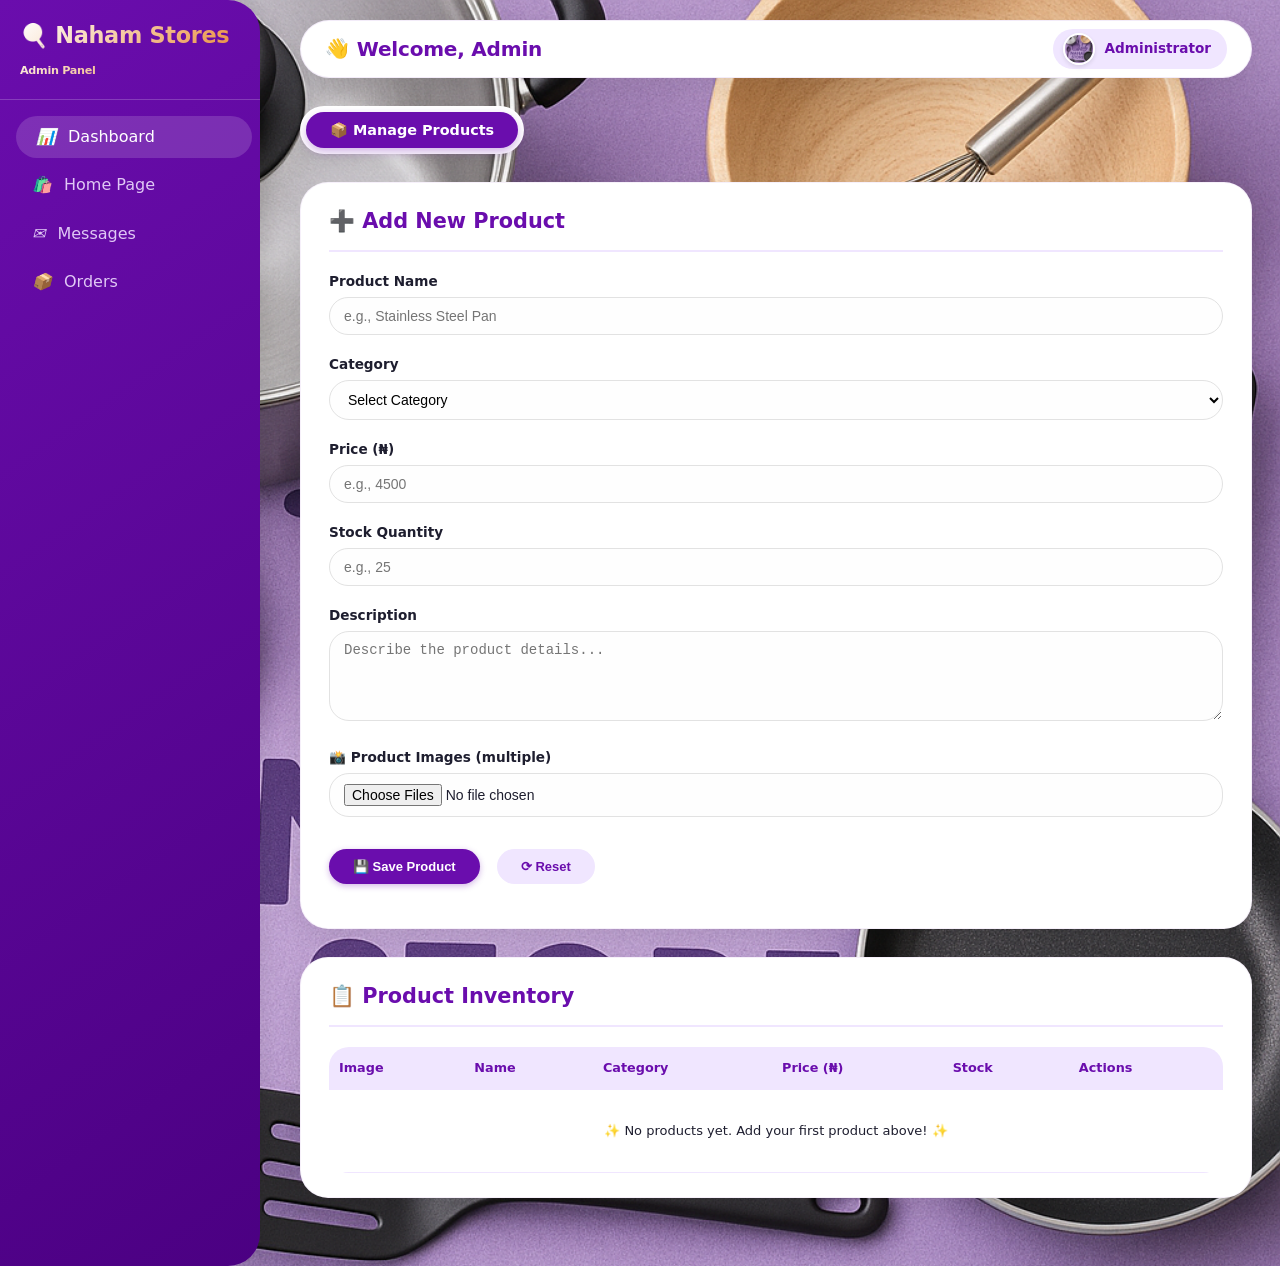
<file: index.html>
<!DOCTYPE html>
<html lang="en">
<head>
    <meta charset="UTF-8">
    <meta name="viewport" content="width=device-width, initial-scale=1.0, user-scalable=yes">
    <title>Admin Dashboard | Naham Stores</title>
    <style>
        /* ===== GLOBAL STYLES - MATCHING PROFILE PAGE ===== */
        * {
            margin: 0;
            padding: 0;
            box-sizing: border-box;
        }

        :root {
            --primary: #6a0dad;
            --primary-dark: #4b0082;
            --primary-light: #f0e6ff;
            --secondary: #E67E22;
            --secondary-light: #fdf2e6;
            --dark: #1e1e2f;
            --card-radius: 28px;
            --shadow-sm: 0 12px 28px rgba(0, 0, 0, 0.08);
            --shadow-hover: 0 20px 32px rgba(106, 13, 173, 0.12);
        }

        body {
         background-image: url(logo.png);
           background-size: cover;
            font-family: system-ui, 'Segoe UI', 'Inter', -apple-system, BlinkMacSystemFont, 'Roboto', sans-serif;
            color: var(--dark);
            line-height: 1.4;
            display: flex;
            min-height: 100vh;
        }

        /* ===== SIDEBAR ===== */
        .sidebar {
            width: 260px;
            background: linear-gradient(145deg, var(--primary) 0%, var(--primary-dark) 100%);
            color: white;
            padding: 20px 0;
            box-shadow: 4px 0 20px rgba(0,0,0,0.08);
            border-radius: 0 32px 32px 0;
            margin-right: 20px;
        }

        .sidebar-header {
            padding: 0 20px 16px;
            border-bottom: 1px solid rgba(255,255,255,0.2);
            margin-bottom: 16px;
        }

        .sidebar-header h3 {
            font-size: 1.4rem;
            font-weight: 700;
            letter-spacing: -0.3px;
            background: linear-gradient(135deg, #fff 0%, var(--secondary) 100%);
            background-clip: text;
            -webkit-background-clip: text;
            color: transparent;
        }

        .sidebar-menu ul {
            list-style: none;
        }

        .sidebar-menu li {
            margin-bottom: 6px;
        }

        .sidebar-menu a {
            display: flex;
            align-items: center;
            gap: 12px;
            padding: 10px 20px;
            color: #e0c8f5;
            text-decoration: none;
            transition: all 0.25s ease;
            font-weight: 500;
            border-radius: 40px;
            margin: 0 12px;
        }

        .sidebar-menu a:hover, .sidebar-menu a.active {
            background-color: rgba(255,255,255,0.15);
            color: white;
            transform: translateX(4px);
        }

        /* ===== MAIN CONTENT ===== */
        .main-content {
            flex: 1;
            padding: 20px 28px 40px 20px;
            background: transparent;
        }

        /* COMPACT HEADER - reduced padding, tighter elements */
        .header {
            display: flex;
            justify-content: space-between;
            align-items: center;
            background: white;
            padding: 8px 24px;
            border-radius: 60px;
            margin-bottom: 28px;
            box-shadow: var(--shadow-sm);
            border: 1px solid rgba(106,13,173,0.08);
        }

        .header h2 {
            color: var(--primary);
            font-size: 1.25rem;
            font-weight: 600;
            letter-spacing: -0.2px;
            display: flex;
            align-items: center;
            gap: 8px;
        }

        .header h2::before {
            content: "👋";
            font-size: 1.2rem;
        }

        .user-info {
            display: flex;
            align-items: center;
            gap: 10px;
            background: var(--primary-light);
            padding: 4px 16px 4px 10px;
            border-radius: 50px;
        }

        .user-info img {
            width: 32px;
            height: 32px;
            border-radius: 50%;
            border: 2px solid white;
            box-shadow: 0 2px 4px rgba(0,0,0,0.1);
        }

        .user-info span {
            font-weight: 600;
            color: var(--primary);
            font-size: 0.85rem;
        }

        /* TABS */
        .tabs {
            display: flex;
            gap: 8px;
            background: white;
            padding: 6px;
            border-radius: 80px;
            margin-bottom: 28px;
            box-shadow: var(--shadow-sm);
            width: fit-content;
        }

        .tab {
            padding: 8px 24px;
            cursor: pointer;
            border-radius: 40px;
            font-weight: 600;
            transition: all 0.2s;
            color: #555;
            font-size: 0.9rem;
        }

        .tab.active {
            background: var(--primary);
            color: white;
            box-shadow: 0 4px 10px rgba(106,13,173,0.3);
        }

        /* CARDS */
        .card {
            background: white;
            border-radius: var(--card-radius);
            box-shadow: var(--shadow-sm);
            padding: 24px 28px;
            margin-bottom: 28px;
            transition: transform 0.2s, box-shadow 0.2s;
            border: 1px solid rgba(106,13,173,0.06);
        }

        .card:hover {
            box-shadow: var(--shadow-hover);
        }

        .card-header {
            padding-bottom: 14px;
            margin-bottom: 20px;
            border-bottom: 2px solid var(--primary-light);
        }

        .card-header h3 {
            color: var(--primary);
            font-size: 1.3rem;
            font-weight: 600;
        }

        /* Forms */
        .form-group {
            margin-bottom: 20px;
        }

        .form-group label {
            display: block;
            margin-bottom: 6px;
            font-weight: 600;
            color: var(--dark);
            font-size: 0.85rem;
        }

        .form-control {
            width: 100%;
            padding: 10px 14px;
            border: 1px solid #e2e2e2;
            border-radius: 20px;
            font-size: 14px;
            transition: all 0.2s;
            background: #fefefe;
        }

        .form-control:focus {
            outline: none;
            border-color: var(--primary);
            box-shadow: 0 0 0 3px rgba(106,13,173,0.1);
        }

        textarea.form-control {
            min-height: 90px;
            resize: vertical;
            border-radius: 20px;
        }

        .image-preview-container {
            display: flex;
            flex-wrap: wrap;
            gap: 12px;
            margin-top: 12px;
        }

        .image-preview {
            position: relative;
            width: 80px;
            height: 80px;
            border-radius: 14px;
            overflow: hidden;
            box-shadow: 0 2px 6px rgba(0,0,0,0.1);
            border: 2px solid white;
        }

        .image-preview img {
            width: 100%;
            height: 100%;
            object-fit: cover;
        }

        .remove-image {
            position: absolute;
            top: 4px;
            right: 4px;
            background: rgba(230,126,34,0.85);
            color: white;
            border: none;
            border-radius: 30px;
            width: 20px;
            height: 20px;
            cursor: pointer;
            font-weight: bold;
            font-size: 12px;
            transition: 0.2s;
        }

        .remove-image:hover {
            background: #e74c3c;
        }

        /* Buttons */
        .btn {
            padding: 10px 24px;
            border: none;
            border-radius: 40px;
            cursor: pointer;
            font-size: 13px;
            font-weight: 600;
            transition: all 0.2s;
        }

        .btn-primary {
            background: var(--primary);
            color: white;
            box-shadow: 0 2px 6px rgba(106,13,173,0.3);
        }

        .btn-primary:hover {
            background: var(--primary-dark);
            transform: translateY(-1px);
            box-shadow: 0 4px 10px rgba(106,13,173,0.25);
        }

        .btn-secondary {
            background: #f0e6ff;
            color: var(--primary);
            margin-left: 12px;
        }

        .btn-secondary:hover {
            background: #e0ccf5;
        }

        /* Data Table */
        .data-table {
            width: 100%;
            border-collapse: collapse;
            font-size: 13px;
            border-radius: 20px;
            overflow: hidden;
        }

        .data-table th, .data-table td {
            padding: 12px 10px;
            text-align: left;
            border-bottom: 1px solid #f0e6ff;
        }

        .data-table th {
            background-color: var(--primary-light);
            font-weight: 700;
            color: var(--primary);
            font-size: 0.8rem;
        }

        .data-table tr:hover {
            background-color: #faf5ff;
        }

        .data-table img {
            width: 45px;
            height: 45px;
            object-fit: cover;
            border-radius: 10px;
            box-shadow: 0 2px 4px rgba(0,0,0,0.1);
        }

        .action-buttons {
            display: flex;
            gap: 6px;
        }

        .edit-btn, .delete-btn {
            padding: 5px 12px;
            border: none;
            border-radius: 30px;
            cursor: pointer;
            font-size: 11px;
            font-weight: 600;
            transition: 0.2s;
        }

        .edit-btn {
            background: var(--secondary);
            color: white;
        }

        .edit-btn:hover {
            background: #d35400;
        }

        .delete-btn {
            background: #e74c3c;
            color: white;
        }

        .delete-btn:hover {
            background: #c0392b;
        }

        /* Responsive */
        @media (max-width: 900px) {
            body {
                flex-direction: column;
            }
            .sidebar {
                width: 100%;
                border-radius: 0 0 28px 28px;
                padding: 12px;
            }
            .sidebar-menu ul {
                display: flex;
                flex-wrap: wrap;
                gap: 6px;
            }
            .sidebar-menu a {
                padding: 6px 14px;
                margin: 0;
            }
            .main-content {
                padding: 16px;
            }
            .header {
                padding: 6px 18px;
            }
            .tabs {
                flex-wrap: wrap;
                width: 100%;
                justify-content: center;
            }
            .card {
                padding: 18px;
            }
        }

        @media (max-width: 640px) {
            .header {
                flex-direction: column;
                gap: 8px;
                align-items: stretch;
                text-align: center;
                border-radius: 32px;
            }
            .user-info {
                justify-content: center;
                width: fit-content;
                margin: 0 auto;
            }
            .action-buttons {
                flex-direction: column;
                gap: 4px;
            }
            .data-table th, .data-table td {
                padding: 8px 6px;
                font-size: 11px;
            }
        }
    </style>
</head>
<body>
    <div class="sidebar">
        <div class="sidebar-header">
            <h3>🍳 Naham Stores<br><span style="font-size: 0.7rem;">Admin Panel</span></h3>
        </div>
        <div class="sidebar-menu">
            <ul>
                <li><a href="index.html" class="active"><i>📊</i> Dashboard</a></li>
                <li><a href="products.html"><i>🛍️</i> Home Page</a></li>
                <li><a href="admin.html"><i>✉️</i> Messages</a></li>
                <li><a href="admin orders.html"><i>📦</i> Orders</a></li>
            </ul>
        </div>
    </div>

    <div class="main-content">
        <!-- COMPACT HEADER - cleaned, tighter spacing -->
        <div class="header">
            <h2>Welcome, Admin</h2>
            <div class="user-info">
                <img src="logo.png" alt="Admin" onerror="this.src='https://via.placeholder.com/32?text=NA'">
                <span>Administrator</span>
            </div>
        </div>

        <div class="tabs">
            <div class="tab active" data-tab="products">📦 Manage Products</div>
        </div>

        <!-- Products Tab Content -->
        <div id="products" class="tab-content active">
            <div class="card">
                <div class="card-header">
                    <h3>➕ Add New Product</h3>
                </div>
                <form id="productForm">
                    <div class="form-group">
                        <label for="productName">Product Name</label>
                        <input type="text" id="productName" class="form-control" placeholder="e.g., Stainless Steel Pan" required>
                    </div>

                    <div class="form-group">
                        <label for="productCategory">Category</label>
                        <select id="productCategory" class="form-control" required>
                            <option value="">Select Category</option>
                            <option value="cookware">🍲 Cookware</option>
                            <option value="cutlery">🔪 Cutlery</option>
                            <option value="bakeware">🧁 Bakeware</option>
                            <option value="storage">📦 Storage</option>
                        </select>
                    </div>

                    <div class="form-group">
                        <label for="productPrice">Price (₦)</label>
                        <input type="number" id="productPrice" class="form-control" placeholder="e.g., 4500" required>
                    </div>

                    <div class="form-group">
                        <label for="productQuantity">Stock Quantity</label>
                        <input type="number" id="productQuantity" class="form-control" placeholder="e.g., 25" required>
                    </div>

                    <div class="form-group">
                        <label for="productDescription">Description</label>
                        <textarea id="productDescription" class="form-control" placeholder="Describe the product details..." required></textarea>
                    </div>

                    <div class="form-group">
                        <label for="productImages">📸 Product Images (multiple)</label>
                        <input type="file" id="productImages" class="form-control" multiple accept="image/*">
                        <div class="image-preview-container" id="imagePreview"></div>
                    </div>

                    <div class="form-group">
                        <button type="submit" class="btn btn-primary">💾 Save Product</button>
                        <button type="reset" class="btn btn-secondary">⟳ Reset</button>
                    </div>
                </form>
            </div>

            <div class="card">
                <div class="card-header">
                    <h3>📋 Product Inventory</h3>
                </div>
                <div style="overflow-x: auto;">
                    <table class="data-table">
                        <thead>
                            <tr>
                                <th>Image</th>
                                <th>Name</th>
                                <th>Category</th>
                                <th>Price (₦)</th>
                                <th>Stock</th>
                                <th>Actions</th>
                            </tr>
                        </thead>
                        <tbody id="productList">
                            <!-- dynamic rows -->
                        </tbody>
                    </table>
                </div>
            </div>
        </div>
    </div>

    <script>
        document.addEventListener('DOMContentLoaded', function() {
            // Tab switching
            const tabs = document.querySelectorAll('.tab');
            tabs.forEach(tab => {
                tab.addEventListener('click', function() {
                    tabs.forEach(t => t.classList.remove('active'));
                    this.classList.add('active');
                    const tabId = this.getAttribute('data-tab');
                    document.querySelectorAll('.tab-content').forEach(content => {
                        content.classList.remove('active');
                    });
                    document.getElementById(tabId).classList.add('active');
                });
            });
            
            // Image preview
            const productImagesInput = document.getElementById('productImages');
            const imagePreviewContainer = document.getElementById('imagePreview');
            
            productImagesInput.addEventListener('change', function() {
                imagePreviewContainer.innerHTML = '';
                if (this.files.length > 0) {
                    Array.from(this.files).forEach(file => {
                        const reader = new FileReader();
                        reader.onload = function(e) {
                            const previewDiv = document.createElement('div');
                            previewDiv.className = 'image-preview';
                            previewDiv.innerHTML = `
                                <img src="${e.target.result}" alt="preview">
                                <button class="remove-image" type="button">✕</button>
                            `;
                            imagePreviewContainer.appendChild(previewDiv);
                        };
                        reader.readAsDataURL(file);
                    });
                }
            });
            
            imagePreviewContainer.addEventListener('click', function(e) {
                if (e.target.classList.contains('remove-image')) {
                    e.target.parentElement.remove();
                    if (productImagesInput.files.length && imagePreviewContainer.children.length === 0) {
                        productImagesInput.value = '';
                    }
                }
            });
            
            // Product data management
            let products = JSON.parse(localStorage.getItem('products')) || [];
            const productForm = document.getElementById('productForm');
            const productList = document.getElementById('productList');
            
            function escapeHtml(str) {
                if (!str) return '';
                return str.replace(/[&<>]/g, function(m) {
                    if (m === '&') return '&amp;';
                    if (m === '<') return '&lt;';
                    if (m === '>') return '&gt;';
                    return m;
                });
            }
            
            function renderProducts() {
                if (!productList) return;
                productList.innerHTML = '';
                if (products.length === 0) {
                    const emptyRow = document.createElement('tr');
                    emptyRow.innerHTML = `<td colspan="6" style="text-align:center; padding:32px;">✨ No products yet. Add your first product above! ✨</td>`;
                    productList.appendChild(emptyRow);
                    return;
                }
                products.forEach(product => {
                    const row = document.createElement('tr');
                    const firstImage = (product.images && product.images.length) ? product.images[0] : 'https://via.placeholder.com/45?text=No+Img';
                    row.innerHTML = `
                        <td><img src="${firstImage}" alt="${product.name}" onerror="this.src='https://via.placeholder.com/45?text=Err'"></td>
                        <td><strong>${escapeHtml(product.name)}</strong></td>
                        <td>${escapeHtml(product.category)}</td>
                        <td>₦${Number(product.price).toLocaleString()}</td>
                        <td>${product.quantity}</td>
                        <td class="action-buttons">
                            <button class="edit-btn" data-id="${product.id}">✏️ Edit</button>
                            <button class="delete-btn" data-id="${product.id}">🗑️ Delete</button>
                        </td>
                    `;
                    productList.appendChild(row);
                });
                
                document.querySelectorAll('.edit-btn').forEach(btn => {
                    btn.addEventListener('click', () => editProductById(parseInt(btn.getAttribute('data-id'))));
                });
                document.querySelectorAll('.delete-btn').forEach(btn => {
                    btn.addEventListener('click', () => deleteProductById(parseInt(btn.getAttribute('data-id'))));
                });
            }
            
            function editProductById(id) {
                const product = products.find(p => p.id === id);
                if (!product) return;
                
                document.getElementById('productName').value = product.name;
                document.getElementById('productCategory').value = product.category;
                document.getElementById('productPrice').value = product.price;
                document.getElementById('productQuantity').value = product.quantity;
                document.getElementById('productDescription').value = product.description;
                
                let idField = document.getElementById('productId');
                if (!idField) {
                    idField = document.createElement('input');
                    idField.type = 'hidden';
                    idField.id = 'productId';
                    productForm.appendChild(idField);
                }
                idField.value = product.id;
                
                imagePreviewContainer.innerHTML = '';
                if (product.images && product.images.length) {
                    product.images.forEach(imgSrc => {
                        const previewDiv = document.createElement('div');
                        previewDiv.className = 'image-preview';
                        previewDiv.innerHTML = `<img src="${imgSrc}" alt="product"><button class="remove-image" type="button">✕</button>`;
                        imagePreviewContainer.appendChild(previewDiv);
                    });
                }
                window.scrollTo({ top: 0, behavior: 'smooth' });
            }
            
            function deleteProductById(id) {
                if (confirm('⚠️ Delete this product permanently?')) {
                    products = products.filter(p => p.id !== id);
                    localStorage.setItem('products', JSON.stringify(products));
                    renderProducts();
                    const hiddenId = document.getElementById('productId');
                    if (hiddenId && parseInt(hiddenId.value) === id) {
                        productForm.reset();
                        imagePreviewContainer.innerHTML = '';
                        hiddenId.remove();
                    }
                }
            }
            
            productForm.addEventListener('submit', function(e) {
                e.preventDefault();
                
                const idField = document.getElementById('productId');
                const id = idField ? parseInt(idField.value) : Date.now();
                const name = document.getElementById('productName').value.trim();
                const category = document.getElementById('productCategory').value;
                const price = parseFloat(document.getElementById('productPrice').value);
                const quantity = parseInt(document.getElementById('productQuantity').value);
                const description = document.getElementById('productDescription').value.trim();
                
                if (!name || !category || isNaN(price) || isNaN(quantity)) {
                    alert('Please fill all fields correctly.');
                    return;
                }
                
                const images = [];
                const previewImgs = imagePreviewContainer.querySelectorAll('.image-preview img');
                previewImgs.forEach(img => { if (img.src) images.push(img.src); });
                if (images.length === 0) images.push('https://via.placeholder.com/300?text=Naham+Product');
                
                const product = { id, name, category, price, quantity, description, images };
                const existingIndex = products.findIndex(p => p.id === id);
                if (existingIndex >= 0) products[existingIndex] = product;
                else products.push(product);
                
                localStorage.setItem('products', JSON.stringify(products));
                renderProducts();
                productForm.reset();
                imagePreviewContainer.innerHTML = '';
                if (idField) idField.remove();
                alert('✅ Product saved successfully!');
            });
            
            document.querySelector('button[type="reset"]')?.addEventListener('click', function() {
                const hidden = document.getElementById('productId');
                if (hidden) hidden.remove();
                imagePreviewContainer.innerHTML = '';
            });
            
            renderProducts();
        });
    </script>
</body>
</html>
</file>
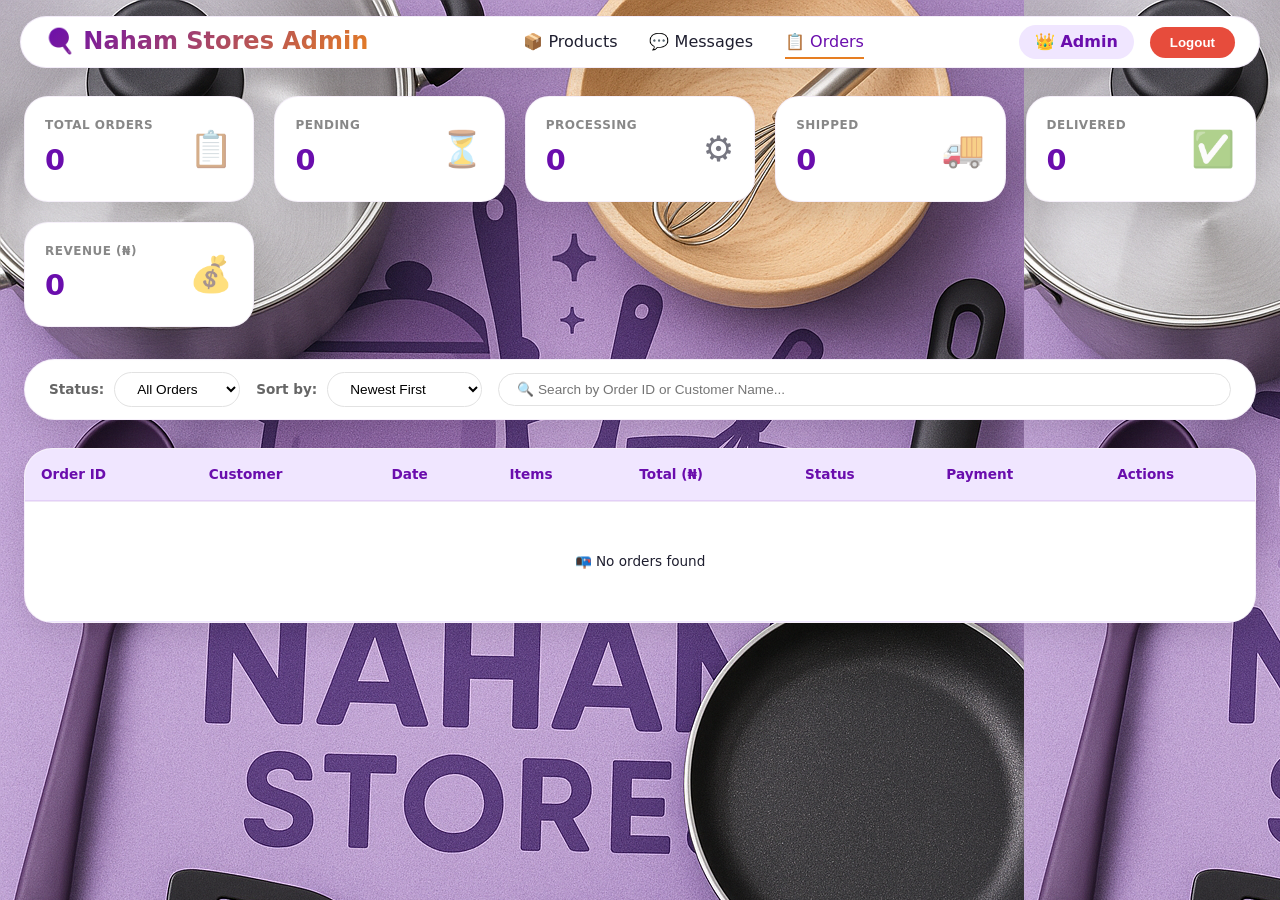
<file: admin orders.html>
<!DOCTYPE html>
<html lang="en">
<head>
    <meta charset="UTF-8">
    <meta name="viewport" content="width=device-width, initial-scale=1.0, user-scalable=yes">
    <title>Orders Management | Naham Stores Admin</title>
    <style>
        /* ===== GLOBAL STYLES - MATCHING PROFILE PAGE ===== */
        * {
            margin: 0;
            padding: 0;
            box-sizing: border-box;
        }

        :root {
            --primary: #6a0dad;
            --primary-dark: #4b0082;
            --primary-light: #f0e6ff;
            --secondary: #E67E22;
            --secondary-light: #fdf2e6;
            --success: #2ecc71;
            --danger: #e74c3c;
            --warning: #f39c12;
            --info: #3498db;
            --gray: #f0f0f5;
            --dark: #1e1e2f;
            --card-radius: 28px;
            --shadow-sm: 0 12px 28px rgba(0, 0, 0, 0.08);
            --shadow-hover: 0 20px 32px rgba(106, 13, 173, 0.12);
        }

        body {
           background-image: url(logo.png);
            font-family: system-ui, 'Segoe UI', 'Inter', -apple-system, BlinkMacSystemFont, 'Roboto', sans-serif;
            color: var(--dark);
            line-height: 1.4;
        }

        /* Header - compact like profile */
        .header-container {
            display: flex;
            align-items: center;
            justify-content: space-between;
            flex-wrap: wrap;
            background: white;
            padding: 8px 24px;
            border-radius: 60px;
            margin: 16px 20px 0 20px;
            box-shadow: var(--shadow-sm);
            border: 1px solid rgba(106,13,173,0.08);
        }

        .logo {
            font-size: 1.5rem;
            font-weight: 700;
            background: linear-gradient(135deg, var(--primary) 0%, var(--secondary) 100%);
            background-clip: text;
            -webkit-background-clip: text;
            color: transparent;
            text-decoration: none;
        }

        .nav-links {
            display: flex;
            gap: 2rem;
            list-style: none;
        }

        .nav-links li a {
            text-decoration: none;
            font-weight: 500;
            color: var(--dark);
            transition: 0.2s;
            padding: 6px 0;
        }

        .nav-links li a:hover, .nav-links li a.active {
            color: var(--primary);
            border-bottom: 2px solid var(--secondary);
        }

        .admin-info {
            display: flex;
            align-items: center;
            gap: 16px;
        }

        .admin-info span {
            font-weight: 600;
            color: var(--primary);
            background: var(--primary-light);
            padding: 6px 16px;
            border-radius: 40px;
        }

        .logout-btn {
            padding: 8px 20px;
            background: var(--danger);
            color: white;
            border: none;
            border-radius: 40px;
            cursor: pointer;
            font-weight: 600;
            transition: 0.2s;
        }

        .logout-btn:hover {
            background: #c0392b;
            transform: translateY(-1px);
        }

        /* Container */
        .container {
            max-width: 1400px;
            margin: 28px auto;
            padding: 0 24px 40px 24px;
        }

        /* Stats Grid */
        .stats-grid {
            display: grid;
            grid-template-columns: repeat(auto-fit, minmax(200px, 1fr));
            gap: 20px;
            margin-bottom: 32px;
        }

        .stat-card {
            background: white;
            border-radius: 24px;
            padding: 20px;
            display: flex;
            align-items: center;
            justify-content: space-between;
            box-shadow: var(--shadow-sm);
            transition: transform 0.2s;
            border: 1px solid rgba(106,13,173,0.06);
        }

        .stat-card:hover {
            transform: translateY(-3px);
            box-shadow: var(--shadow-hover);
        }

        .stat-info h3 {
            font-size: 0.75rem;
            color: #888;
            margin-bottom: 6px;
            text-transform: uppercase;
            letter-spacing: 0.5px;
        }

        .stat-number {
            font-size: 1.8rem;
            font-weight: 800;
            color: var(--primary);
        }

        .stat-icon {
            font-size: 2.2rem;
            opacity: 0.6;
        }

        /* Filters Bar */
        .filters-bar {
            background: white;
            border-radius: 60px;
            padding: 12px 24px;
            margin-bottom: 28px;
            display: flex;
            flex-wrap: wrap;
            gap: 16px;
            align-items: center;
            box-shadow: var(--shadow-sm);
            border: 1px solid rgba(106,13,173,0.06);
        }

        .filter-group {
            display: flex;
            align-items: center;
            gap: 10px;
        }

        .filter-group label {
            font-weight: 600;
            color: #666;
            font-size: 0.85rem;
        }

        select, input {
            padding: 8px 18px;
            border: 1px solid #e2e2e2;
            border-radius: 40px;
            font-size: 0.85rem;
            background: white;
            cursor: pointer;
        }

        select:focus, input:focus {
            outline: none;
            border-color: var(--primary);
            box-shadow: 0 0 0 3px rgba(106,13,173,0.1);
        }

        .search-input {
            flex: 1;
            min-width: 200px;
        }

        .search-input input {
            width: 100%;
        }

        /* Orders Table */
        .orders-table-container {
            background: white;
            border-radius: var(--card-radius);
            overflow-x: auto;
            box-shadow: var(--shadow-sm);
            border: 1px solid rgba(106,13,173,0.06);
        }

        .orders-table {
            width: 100%;
            border-collapse: collapse;
            font-size: 0.85rem;
        }

        .orders-table th {
            padding: 16px;
            text-align: left;
            background: var(--primary-light);
            font-weight: 700;
            color: var(--primary);
            border-bottom: 2px solid rgba(106,13,173,0.1);
        }

        .orders-table td {
            padding: 14px 16px;
            border-bottom: 1px solid #f0e6ff;
        }

        .orders-table tr:hover {
            background: #fefaf5;
        }

        /* Status Badges */
        .status-badge {
            display: inline-block;
            padding: 4px 12px;
            border-radius: 30px;
            font-size: 0.7rem;
            font-weight: 600;
        }

        .status-pending {
            background: #fff3cd;
            color: #856404;
        }

        .status-processing {
            background: #cce5ff;
            color: #004085;
        }

        .status-shipped {
            background: #d4edda;
            color: #155724;
        }

        .status-delivered {
            background: #d1ecf1;
            color: #0c5460;
        }

        .status-cancelled {
            background: #f8d7da;
            color: #721c24;
        }

        /* Action Buttons */
        .action-btns {
            display: flex;
            gap: 8px;
            flex-wrap: wrap;
        }

        .btn-sm {
            padding: 5px 12px;
            border: none;
            border-radius: 30px;
            cursor: pointer;
            font-size: 0.7rem;
            font-weight: 600;
            transition: all 0.2s;
        }

        .btn-view {
            background: var(--info);
            color: white;
        }

        .btn-view:hover {
            background: #2980b9;
        }

        .btn-update {
            background: var(--warning);
            color: white;
        }

        .btn-update:hover {
            background: #e67e22;
        }

        .btn-delete {
            background: var(--danger);
            color: white;
        }

        .btn-delete:hover {
            background: #c0392b;
        }

        /* Modal Styles */
        .modal {
            display: none;
            position: fixed;
            top: 0;
            left: 0;
            width: 100%;
            height: 100%;
            background: rgba(0,0,0,0.5);
            z-index: 1000;
            justify-content: center;
            align-items: center;
        }

        .modal-content {
            background: white;
            border-radius: 32px;
            max-width: 600px;
            width: 90%;
            max-height: 85vh;
            overflow-y: auto;
        }

        .modal-header {
            padding: 20px 24px;
            background: var(--primary);
            color: white;
            border-radius: 32px 32px 0 0;
            display: flex;
            justify-content: space-between;
            align-items: center;
        }

        .modal-header h3 {
            font-size: 1.2rem;
        }

        .close-modal {
            background: none;
            border: none;
            color: white;
            font-size: 1.5rem;
            cursor: pointer;
        }

        .modal-body {
            padding: 24px;
        }

        .order-detail-row {
            display: flex;
            margin-bottom: 14px;
            padding: 8px 0;
            border-bottom: 1px solid #eee;
        }

        .order-detail-label {
            font-weight: 700;
            width: 130px;
            color: var(--primary);
        }

        .order-detail-value {
            flex: 1;
            color: #444;
        }

        .items-list {
            margin-top: 16px;
        }

        .item-row {
            display: flex;
            justify-content: space-between;
            padding: 10px;
            background: var(--primary-light);
            margin-bottom: 8px;
            border-radius: 16px;
        }

        .form-group {
            margin-bottom: 20px;
        }

        .form-group label {
            display: block;
            margin-bottom: 8px;
            font-weight: 600;
            font-size: 0.85rem;
        }

        .form-group select, .form-group input {
            width: 100%;
            padding: 12px 16px;
            border-radius: 30px;
        }

        /* Empty State */
        .empty-state {
            text-align: center;
            padding: 60px 20px;
            color: #888;
        }

        /* Mobile Responsive */
        @media (max-width: 768px) {
            .nav-links {
                display: none;
            }
            .header-container {
                margin: 12px;
            }
            .stats-grid {
                grid-template-columns: repeat(2, 1fr);
                gap: 12px;
            }
            .stat-number {
                font-size: 1.3rem;
            }
            .filters-bar {
                border-radius: 28px;
                padding: 16px;
                flex-direction: column;
                align-items: stretch;
            }
            .filter-group {
                justify-content: space-between;
            }
            .orders-table th, .orders-table td {
                padding: 10px 8px;
                font-size: 0.7rem;
            }
            .action-btns {
                flex-direction: column;
            }
            .btn-sm {
                width: 100%;
                text-align: center;
            }
        }
    </style>
</head>
<body>
    <div class="header-container">
        <a href="index.html" class="logo">🍳 Naham Stores Admin</a>
        <ul class="nav-links">
            <li><a href="index.html">📦 Products</a></li>
            <li><a href="admin.html">💬 Messages</a></li>
            <li><a href="admin orders.html" class="active">📋 Orders</a></li>
        </ul>
        <div class="admin-info">
            <span>👑 Admin</span>
            <button onclick="logout()" class="logout-btn">Logout</button>
        </div>
    </div>

    <div class="container">
        <!-- Stats Cards -->
        <div class="stats-grid" id="statsGrid">
            <div class="stat-card">
                <div class="stat-info">
                    <h3>Total Orders</h3>
                    <div class="stat-number" id="totalOrders">0</div>
                </div>
                <div class="stat-icon">📋</div>
            </div>
            <div class="stat-card">
                <div class="stat-info">
                    <h3>Pending</h3>
                    <div class="stat-number" id="pendingOrders">0</div>
                </div>
                <div class="stat-icon">⏳</div>
            </div>
            <div class="stat-card">
                <div class="stat-info">
                    <h3>Processing</h3>
                    <div class="stat-number" id="processingOrders">0</div>
                </div>
                <div class="stat-icon">⚙️</div>
            </div>
            <div class="stat-card">
                <div class="stat-info">
                    <h3>Shipped</h3>
                    <div class="stat-number" id="shippedOrders">0</div>
                </div>
                <div class="stat-icon">🚚</div>
            </div>
            <div class="stat-card">
                <div class="stat-info">
                    <h3>Delivered</h3>
                    <div class="stat-number" id="deliveredOrders">0</div>
                </div>
                <div class="stat-icon">✅</div>
            </div>
            <div class="stat-card">
                <div class="stat-info">
                    <h3>Revenue (₦)</h3>
                    <div class="stat-number" id="totalRevenue">0</div>
                </div>
                <div class="stat-icon">💰</div>
            </div>
        </div>

        <!-- Filters -->
        <div class="filters-bar">
            <div class="filter-group">
                <label>Status:</label>
                <select id="statusFilter">
                    <option value="all">All Orders</option>
                    <option value="pending">Pending</option>
                    <option value="processing">Processing</option>
                    <option value="shipped">Shipped</option>
                    <option value="delivered">Delivered</option>
                    <option value="cancelled">Cancelled</option>
                </select>
            </div>
            <div class="filter-group">
                <label>Sort by:</label>
                <select id="sortBy">
                    <option value="date_desc">Newest First</option>
                    <option value="date_asc">Oldest First</option>
                    <option value="amount_desc">Highest Amount</option>
                    <option value="amount_asc">Lowest Amount</option>
                </select>
            </div>
            <div class="search-input">
                <input type="text" id="searchOrder" placeholder="🔍 Search by Order ID or Customer Name...">
            </div>
        </div>

        <!-- Orders Table -->
        <div class="orders-table-container">
            <table class="orders-table">
                <thead>
                    <tr>
                        <th>Order ID</th>
                        <th>Customer</th>
                        <th>Date</th>
                        <th>Items</th>
                        <th>Total (₦)</th>
                        <th>Status</th>
                        <th>Payment</th>
                        <th>Actions</th>
                    </tr>
                </thead>
                <tbody id="ordersTableBody">
                    <tr>
                        <td colspan="8" style="text-align: center; padding: 50px;">📦 Loading orders...</td>
                    </tr>
                </tbody>
            </table>
        </div>
    </div>

    <!-- Order Details Modal -->
    <div id="orderModal" class="modal">
        <div class="modal-content">
            <div class="modal-header">
                <h3>📋 Order Details</h3>
                <button class="close-modal" onclick="closeModal('orderModal')">&times;</button>
            </div>
            <div class="modal-body" id="orderModalBody">
                <!-- Order details inserted here -->
            </div>
        </div>
    </div>

    <!-- Update Status Modal -->
    <div id="updateModal" class="modal">
        <div class="modal-content">
            <div class="modal-header">
                <h3>✏️ Update Order Status</h3>
                <button class="close-modal" onclick="closeModal('updateModal')">&times;</button>
            </div>
            <div class="modal-body">
                <div class="form-group">
                    <label>Order Status</label>
                    <select id="updateStatusSelect" style="width:100%;padding:12px;border-radius:30px;">
                        <option value="pending">⏳ Pending</option>
                        <option value="processing">⚙️ Processing</option>
                        <option value="shipped">🚚 Shipped</option>
                        <option value="delivered">✅ Delivered</option>
                        <option value="cancelled">❌ Cancelled</option>
                    </select>
                </div>
                <div class="form-group">
                    <label>Tracking Number (Optional)</label>
                    <input type="text" id="trackingNumber" placeholder="Enter tracking number" style="width:100%;padding:12px;border-radius:30px;">
                </div>
                <button onclick="confirmUpdateStatus()" style="width:100%;padding:12px;background:var(--primary);color:white;border:none;border-radius:40px;margin-top:16px;cursor:pointer;font-weight:600;">Update Status</button>
            </div>
        </div>
    </div>

    <script>
        let orders = [];
        let currentOrderId = null;

        // Load orders from localStorage
        function loadOrders() {
            const savedOrders = localStorage.getItem('orders');
            if (savedOrders) {
                orders = JSON.parse(savedOrders);
            } else {
                // Sample orders for demonstration
                orders = [];
                localStorage.setItem('orders', JSON.stringify(orders));
            }
            updateStats();
            renderOrdersTable();
        }

        // Update statistics
        function updateStats() {
            const total = orders.length;
            const pending = orders.filter(o => o.status === 'pending').length;
            const processing = orders.filter(o => o.status === 'processing').length;
            const shipped = orders.filter(o => o.status === 'shipped').length;
            const delivered = orders.filter(o => o.status === 'delivered').length;
            const revenue = orders
                .filter(o => o.status === 'delivered' || o.status === 'shipped' || o.status === 'processing')
                .reduce((sum, o) => sum + (o.total || 0), 0);

            document.getElementById('totalOrders').innerText = total;
            document.getElementById('pendingOrders').innerText = pending;
            document.getElementById('processingOrders').innerText = processing;
            document.getElementById('shippedOrders').innerText = shipped;
            document.getElementById('deliveredOrders').innerText = delivered;
            document.getElementById('totalRevenue').innerText = revenue.toLocaleString();
        }

        // Render orders table with filters
        function renderOrdersTable() {
            const statusFilter = document.getElementById('statusFilter').value;
            const sortBy = document.getElementById('sortBy').value;
            const searchTerm = document.getElementById('searchOrder').value.toLowerCase();

            let filteredOrders = [...orders];

            // Filter by status
            if (statusFilter !== 'all') {
                filteredOrders = filteredOrders.filter(order => order.status === statusFilter);
            }

            // Filter by search
            if (searchTerm) {
                filteredOrders = filteredOrders.filter(order =>
                    order.orderId.toLowerCase().includes(searchTerm) ||
                    (order.customer && order.customer.name.toLowerCase().includes(searchTerm)) ||
                    (order.customer && order.customer.email.toLowerCase().includes(searchTerm))
                );
            }

            // Sort
            filteredOrders.sort((a, b) => {
                switch (sortBy) {
                    case 'date_desc':
                        return new Date(b.date) - new Date(a.date);
                    case 'date_asc':
                        return new Date(a.date) - new Date(b.date);
                    case 'amount_desc':
                        return (b.total || 0) - (a.total || 0);
                    case 'amount_asc':
                        return (a.total || 0) - (b.total || 0);
                    default:
                        return new Date(b.date) - new Date(a.date);
                }
            });

            const tbody = document.getElementById('ordersTableBody');
            if (filteredOrders.length === 0) {
                tbody.innerHTML = '<tr><td colspan="8" style="text-align: center; padding: 50px;">📭 No orders found</td></tr>';
                return;
            }

            tbody.innerHTML = filteredOrders.map(order => `
                <tr>
                    <td><strong>${order.orderId}</strong></td>
                    <td>${escapeHtml(order.customer?.name || 'N/A')}<br><small style="color:#888;">${escapeHtml(order.customer?.email || '')}</small></td>
                    <td><small>${formatDate(order.date)}</small></td>
                    <td>${order.items?.length || 0} items</td>
                    <td><strong>₦${(order.total || 0).toLocaleString()}</strong></td>
                    <td>${getStatusBadge(order.status)}</td>
                    <td><small>${order.payment?.method || 'N/A'}<br>${order.payment?.status || 'pending'}</small></td>
                    <td class="action-btns">
                        <button class="btn-sm btn-view" onclick="viewOrderDetails('${order.orderId}')">View</button>
                        <button class="btn-sm btn-update" onclick="openUpdateModal('${order.orderId}')">Update</button>
                        <button class="btn-sm btn-delete" onclick="deleteOrder('${order.orderId}')">Delete</button>
                    </td>
                </tr>
            `).join('');
        }

        function getStatusBadge(status) {
            const statusMap = {
                'pending': '<span class="status-badge status-pending">⏳ Pending</span>',
                'processing': '<span class="status-badge status-processing">⚙️ Processing</span>',
                'shipped': '<span class="status-badge status-shipped">🚚 Shipped</span>',
                'delivered': '<span class="status-badge status-delivered">✅ Delivered</span>',
                'cancelled': '<span class="status-badge status-cancelled">❌ Cancelled</span>'
            };
            return statusMap[status] || `<span class="status-badge status-pending">${status}</span>`;
        }

        function formatDate(dateString) {
            if (!dateString) return 'N/A';
            const date = new Date(dateString);
            return date.toLocaleDateString() + ' ' + date.toLocaleTimeString([], { hour: '2-digit', minute: '2-digit' });
        }

        function escapeHtml(str) {
            if (!str) return '';
            return str.replace(/[&<>]/g, function(m) {
                if (m === '&') return '&amp;';
                if (m === '<') return '&lt;';
                if (m === '>') return '&gt;';
                return m;
            });
        }

        // View order details
        window.viewOrderDetails = function(orderId) {
            const order = orders.find(o => o.orderId === orderId);
            if (!order) return;

            const itemsHtml = order.items.map(item => `
                <div class="item-row">
                    <span>${escapeHtml(item.name)}</span>
                    <span>${item.quantity} × ₦${item.price.toLocaleString()}</span>
                    <span><strong>₦${(item.quantity * item.price).toLocaleString()}</strong></span>
                </div>
            `).join('');

            const modalBody = document.getElementById('orderModalBody');
            modalBody.innerHTML = `
                <div class="order-detail-row">
                    <div class="order-detail-label">Order ID:</div>
                    <div class="order-detail-value"><strong>${order.orderId}</strong></div>
                </div>
                <div class="order-detail-row">
                    <div class="order-detail-label">Date:</div>
                    <div class="order-detail-value">${formatDate(order.date)}</div>
                </div>
                <div class="order-detail-row">
                    <div class="order-detail-label">Customer:</div>
                    <div class="order-detail-value">
                        ${escapeHtml(order.customer?.name)}<br>
                        📧 ${escapeHtml(order.customer?.email)}<br>
                        📞 ${escapeHtml(order.customer?.phone)}<br>
                        📍 ${escapeHtml(order.customer?.address)}
                    </div>
                </div>
                <div class="order-detail-row">
                    <div class="order-detail-label">Items:</div>
                    <div class="order-detail-value">
                        <div class="items-list">${itemsHtml}</div>
                    </div>
                </div>
                <div class="order-detail-row">
                    <div class="order-detail-label">Subtotal:</div>
                    <div class="order-detail-value">₦${(order.subtotal || 0).toLocaleString()}</div>
                </div>
                <div class="order-detail-row">
                    <div class="order-detail-label">Shipping:</div>
                    <div class="order-detail-value">${order.shipping === 0 ? 'FREE' : '₦' + (order.shipping || 0).toLocaleString()}</div>
                </div>
                <div class="order-detail-row">
                    <div class="order-detail-label">Total:</div>
                    <div class="order-detail-value"><strong style="color:var(--secondary);">₦${(order.total || 0).toLocaleString()}</strong></div>
                </div>
                <div class="order-detail-row">
                    <div class="order-detail-label">Payment:</div>
                    <div class="order-detail-value">${order.payment?.method} - ${order.payment?.status}</div>
                </div>
                <div class="order-detail-row">
                    <div class="order-detail-label">Status:</div>
                    <div class="order-detail-value">${getStatusBadge(order.status)}</div>
                </div>
                ${order.tracking ? `<div class="order-detail-row"><div class="order-detail-label">Tracking:</div><div class="order-detail-value">${order.tracking}</div></div>` : ''}
                ${order.notes ? `<div class="order-detail-row"><div class="order-detail-label">Notes:</div><div class="order-detail-value">${escapeHtml(order.notes)}</div></div>` : ''}
            `;
            document.getElementById('orderModal').style.display = 'flex';
        };

        // Open update modal
        window.openUpdateModal = function(orderId) {
            currentOrderId = orderId;
            const order = orders.find(o => o.orderId === orderId);
            if (order) {
                document.getElementById('updateStatusSelect').value = order.status;
                document.getElementById('trackingNumber').value = order.tracking || '';
            }
            document.getElementById('updateModal').style.display = 'flex';
        };

        // Confirm status update
        window.confirmUpdateStatus = function() {
            const newStatus = document.getElementById('updateStatusSelect').value;
            const trackingNumber = document.getElementById('trackingNumber').value;

            const orderIndex = orders.findIndex(o => o.orderId === currentOrderId);
            if (orderIndex !== -1) {
                orders[orderIndex].status = newStatus;
                if (trackingNumber) orders[orderIndex].tracking = trackingNumber;
                if (newStatus === 'delivered') {
                    orders[orderIndex].payment.status = 'paid';
                }
                localStorage.setItem('orders', JSON.stringify(orders));
                updateStats();
                renderOrdersTable();
                showToast(`Order ${currentOrderId} status updated to ${newStatus}`);
            }
            closeModal('updateModal');
        };

        // Delete order
        window.deleteOrder = function(orderId) {
            if (confirm(`Are you sure you want to delete order ${orderId}? This action cannot be undone.`)) {
                orders = orders.filter(o => o.orderId !== orderId);
                localStorage.setItem('orders', JSON.stringify(orders));
                updateStats();
                renderOrdersTable();
                showToast(`Order ${orderId} deleted successfully`);
            }
        };

        // Close modal
        window.closeModal = function(modalId) {
            document.getElementById(modalId).style.display = 'none';
        };

        // Show toast
        function showToast(message) {
            let toast = document.getElementById('toastMsg');
            if (!toast) {
                toast = document.createElement('div');
                toast.id = 'toastMsg';
                toast.className = 'toast';
                document.body.appendChild(toast);
            }
            toast.textContent = message;
            toast.style.display = 'block';
            setTimeout(() => { toast.style.display = 'none'; }, 2500);
        }

        // Logout
        function logout() {
            localStorage.removeItem('adminLoggedIn');
            window.location.href = 'login.html';
        }

        // Event listeners
        document.getElementById('statusFilter')?.addEventListener('change', renderOrdersTable);
        document.getElementById('sortBy')?.addEventListener('change', renderOrdersTable);
        document.getElementById('searchOrder')?.addEventListener('input', renderOrdersTable);

        // Close modals on click outside
        window.onclick = function(event) {
            const orderModal = document.getElementById('orderModal');
            const updateModal = document.getElementById('updateModal');
            if (event.target === orderModal) closeModal('orderModal');
            if (event.target === updateModal) closeModal('updateModal');
        };

        // Initial load
        loadOrders();

        // Create toast element
        const toastDiv = document.createElement('div');
        toastDiv.id = 'toastMsg';
        toastDiv.className = 'toast';
        toastDiv.style.display = 'none';
        document.body.appendChild(toastDiv);
    </script>
    <style>
        .toast {
            position: fixed;
            bottom: 30px;
            left: 50%;
            transform: translateX(-50%);
            background: var(--dark);
            color: white;
            padding: 12px 28px;
            border-radius: 50px;
            z-index: 1100;
            font-size: 0.85rem;
            box-shadow: var(--shadow-sm);
        }
    </style>
</body>
</html>
</file>
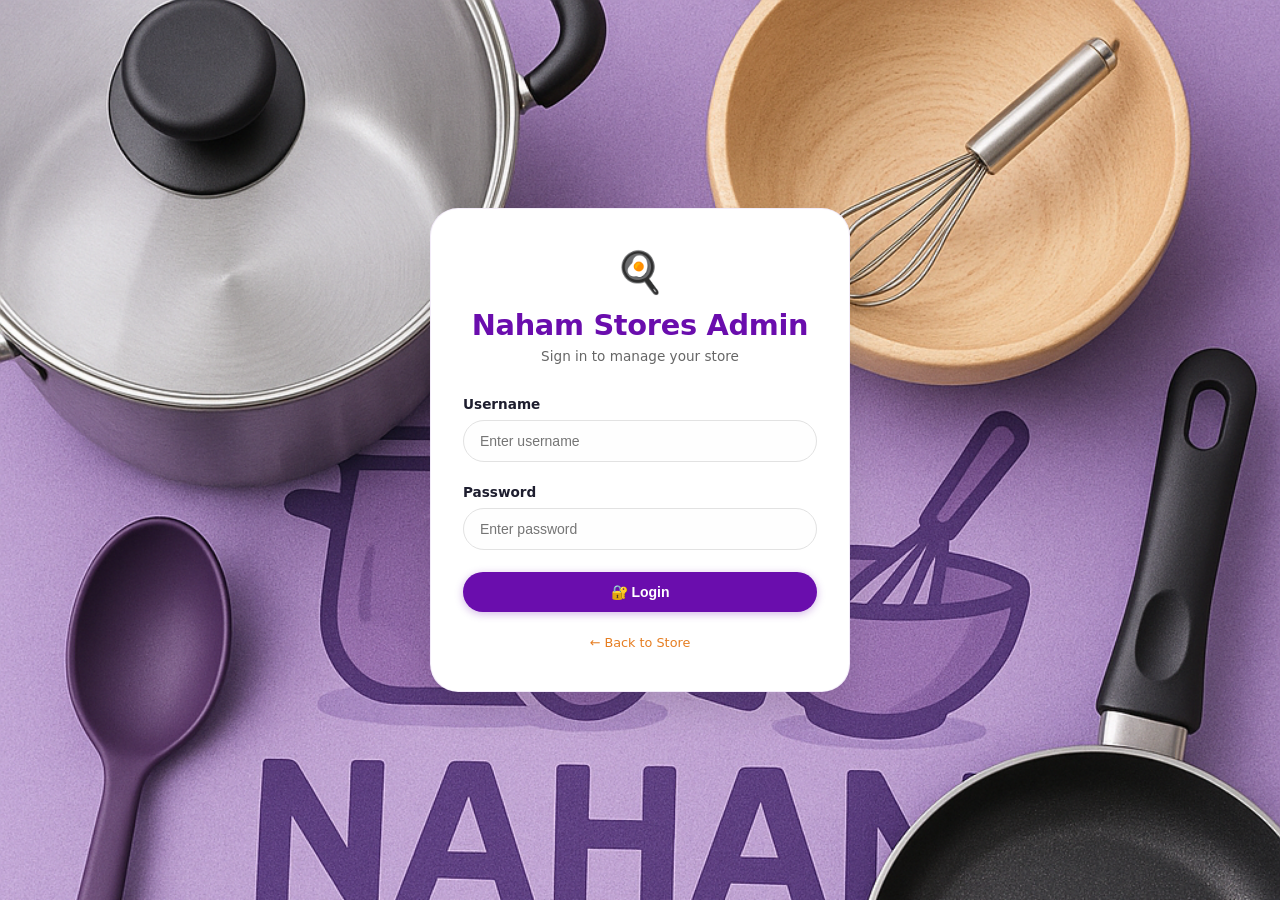
<file: admin.html>
<!DOCTYPE html>
<html lang="en">
<head>
    <meta charset="UTF-8">
    <meta name="viewport" content="width=device-width, initial-scale=1.0, user-scalable=yes, viewport-fit=cover">
    <title>Admin Support Chat | Naham Stores</title>
    <style>
        * {
            margin: 0;
            padding: 0;
            box-sizing: border-box;
        }

        :root {
            --primary: #6a0dad;
            --primary-dark: #4b0082;
            --primary-light: #f0e6ff;
            --secondary: #E67E22;
            --success: #2ecc71;
            --danger: #e74c3c;
            --gray: #f0f0f5;
            --dark: #1e1e2f;
            --card-radius: 28px;
            --shadow-sm: 0 12px 28px rgba(0, 0, 0, 0.08);
            --shadow-md: 0 20px 35px rgba(0, 0, 0, 0.1);
        }

        body {
            font-family: system-ui, 'Segoe UI', 'Inter', -apple-system, BlinkMacSystemFont, 'Roboto', sans-serif;
            background-image: url('[data-uri]') repeat;
            background-color: #faf7fc;
            background-size: 32px 32px;
            height: 100vh;
            overflow: hidden;
        }

        /* Mobile Menu Toggle Button */
        .menu-toggle {
            position: fixed;
            top: 16px;
            left: 16px;
            z-index: 1001;
            background: white;
            border: none;
            width: 48px;
            height: 48px;
            border-radius: 50%;
            font-size: 1.5rem;
            cursor: pointer;
            box-shadow: var(--shadow-sm);
            display: none;
            align-items: center;
            justify-content: center;
            color: var(--primary);
            transition: all 0.2s;
        }

        .menu-toggle:hover {
            background: var(--primary);
            color: white;
        }

        /* Overlay for mobile sidebar */
        .sidebar-overlay {
            position: fixed;
            top: 0;
            left: 0;
            width: 100%;
            height: 100%;
            background: rgba(0,0,0,0.5);
            z-index: 998;
            display: none;
        }

        .admin-container {
            display: flex;
            height: 100vh;
            max-width: 1600px;
            margin: 0 auto;
            position: relative;
        }

        /* Sidebar - Mobile Friendly */
        .users-sidebar {
            width: 340px;
            background: white;
            border-right: 1px solid rgba(106,13,173,0.1);
            display: flex;
            flex-direction: column;
            box-shadow: 4px 0 20px rgba(0,0,0,0.05);
            border-radius: 0 32px 0 0;
            transition: transform 0.3s ease;
            z-index: 999;
        }

        .sidebar-header {
            padding: 20px;
            background: linear-gradient(135deg, var(--primary) 0%, var(--primary-dark) 100%);
            color: white;
            border-radius: 0 32px 0 0;
        }

        .sidebar-header h2 { 
            font-size: 1.3rem; 
            margin-bottom: 5px;
            display: flex;
            align-items: center;
            gap: 10px;
        }

        .admin-info { 
            font-size: 0.8rem; 
            opacity: 0.9;
            display: flex;
            align-items: center;
            justify-content: space-between;
            flex-wrap: wrap;
            gap: 10px;
        }

        .mobile-close-btn {
            background: rgba(255,255,255,0.2);
            border: none;
            color: white;
            font-size: 1.2rem;
            cursor: pointer;
            padding: 5px 12px;
            border-radius: 30px;
            display: none;
        }

        .search-box { 
            padding: 16px; 
            border-bottom: 1px solid rgba(106,13,173,0.1); 
        }

        .search-box input { 
            width: 100%; 
            padding: 12px 16px; 
            border-radius: 40px; 
            border: 1px solid #e2e2e2; 
            font-size: 0.85rem;
            transition: all 0.2s;
        }

        .search-box input:focus { 
            outline: none; 
            border-color: var(--primary); 
            box-shadow: 0 0 0 3px rgba(106,13,173,0.1);
        }

        .users-list { 
            flex: 1; 
            overflow-y: auto; 
        }

        .user-item {
            padding: 16px;
            border-bottom: 1px solid rgba(106,13,173,0.08);
            cursor: pointer;
            transition: all 0.2s;
            position: relative;
        }

        .user-item:hover { background: var(--primary-light); }
        .user-item.active { 
            background: var(--primary-light); 
            border-left: 3px solid var(--primary);
        }

        .user-name { 
            font-weight: 700; 
            color: var(--dark); 
            display: flex; 
            align-items: center; 
            gap: 8px; 
        }

        .user-email { 
            font-size: 0.7rem; 
            color: #888; 
            margin-top: 2px; 
        }

        .last-message { 
            font-size: 0.75rem; 
            color: #999; 
            margin-top: 6px; 
            white-space: nowrap; 
            overflow: hidden; 
            text-overflow: ellipsis; 
        }

        .message-time { 
            font-size: 0.65rem; 
            color: #aaa; 
            margin-top: 3px; 
        }

        .unread-badge { 
            position: absolute; 
            top: 16px; 
            right: 16px; 
            background: var(--secondary); 
            color: white; 
            border-radius: 30px; 
            min-width: 24px; 
            height: 24px; 
            font-size: 0.7rem; 
            font-weight: bold; 
            display: flex; 
            align-items: center; 
            justify-content: center; 
            padding: 0 8px;
        }

        .online-dot { 
            display: inline-block; 
            width: 10px; 
            height: 10px; 
            border-radius: 50%; 
            background: #ccc; 
        }

        .online-dot.online { 
            background: var(--success); 
            box-shadow: 0 0 5px var(--success); 
            animation: pulse 1.5s infinite; 
        }

        @keyframes pulse { 
            0% { opacity: 1; transform: scale(1); } 
            50% { opacity: 0.6; transform: scale(1.1); } 
            100% { opacity: 1; transform: scale(1); } 
        }

        /* Chat Area */
        .chat-area {
            flex: 1;
            display: flex;
            flex-direction: column;
            background: white;
            margin: 20px 20px 20px 0;
            border-radius: 32px;
            box-shadow: var(--shadow-sm);
            overflow: hidden;
        }

        .chat-header {
            padding: 16px 20px;
            border-bottom: 1px solid rgba(106,13,173,0.1);
            background: white;
        }

        .chat-header h3 { 
            color: var(--primary); 
            font-size: 1.1rem; 
        }

        .user-details { 
            font-size: 0.75rem; 
            color: #888; 
            margin-top: 4px; 
        }

        .chat-status { 
            font-size: 0.7rem; 
            margin-top: 6px; 
        }

        /* Messages Container */
        .messages-container {
            flex: 1;
            overflow-y: auto;
            padding: 20px;
            display: flex;
            flex-direction: column;
            gap: 12px;
            background: #fefefe;
        }

        .message {
            max-width: 75%;
            padding: 10px 16px;
            border-radius: 20px;
            animation: fadeIn 0.2s;
            word-wrap: break-word;
        }

        @keyframes fadeIn { 
            from { opacity: 0; transform: translateY(5px); } 
            to { opacity: 1; transform: translateY(0); } 
        }

        .message.admin { 
            background: var(--primary); 
            color: white; 
            align-self: flex-end; 
            border-radius: 20px 20px 4px 20px; 
        }

        .message.user { 
            background: var(--primary-light); 
            color: var(--dark); 
            align-self: flex-start; 
            border-radius: 20px 20px 20px 4px; 
        }

        /* Attachment styles */
        .message-attachment {
            margin-top: 8px;
            padding: 8px 12px;
            background: rgba(0,0,0,0.05);
            border-radius: 12px;
            display: inline-block;
        }

        .message.admin .message-attachment { background: rgba(255,255,255,0.15); }
        
        .attachment-image {
            max-width: 180px;
            max-height: 130px;
            border-radius: 12px;
            cursor: pointer;
            margin-top: 5px;
        }

        .attachment-file {
            display: flex;
            align-items: center;
            gap: 8px;
            text-decoration: none;
            font-size: 0.75rem;
        }

        .message.admin .attachment-file { color: #ffd966; }
        .message.user .attachment-file { color: var(--primary); }

        .message-info { 
            font-size: 0.6rem; 
            opacity: 0.7; 
            margin-top: 5px; 
            display: flex; 
            justify-content: space-between; 
            gap: 12px; 
        }

        .typing-indicator { 
            padding: 8px 15px; 
            background: var(--primary-light); 
            border-radius: 20px; 
            width: fit-content; 
            font-size: 0.75rem; 
            color: var(--primary); 
            font-style: italic; 
        }

        /* Input Area */
        .message-input-area {
            padding: 12px 16px;
            border-top: 1px solid rgba(106,13,173,0.1);
            display: flex;
            gap: 10px;
            background: white;
            align-items: center;
            flex-wrap: wrap;
        }

        .message-input-area input { 
            flex: 1; 
            padding: 12px 16px; 
            border: 1px solid #e2e2e2; 
            border-radius: 40px; 
            font-size: 0.85rem; 
            min-width: 120px; 
        }

        .message-input-area input:focus { 
            outline: none; 
            border-color: var(--primary); 
        }

        .attach-btn, .emoji-btn {
            background: var(--primary-light);
            border: none;
            font-size: 1.1rem;
            cursor: pointer;
            width: 42px;
            height: 42px;
            border-radius: 50%;
            transition: 0.2s;
            display: flex;
            align-items: center;
            justify-content: center;
        }

        .attach-btn:hover, .emoji-btn:hover { 
            background: var(--primary); 
            color: white; 
            transform: scale(1.05); 
        }

        .send-btn { 
            padding: 12px 24px; 
            background: var(--primary); 
            color: white; 
            border: none; 
            border-radius: 40px; 
            cursor: pointer; 
            font-weight: 600; 
            transition: 0.2s; 
        }

        .send-btn:hover { 
            background: var(--primary-dark); 
            transform: translateY(-1px); 
        }

        .attachment-preview {
            display: flex;
            align-items: center;
            gap: 8px;
            background: var(--primary-light);
            padding: 5px 12px;
            border-radius: 30px;
            font-size: 0.7rem;
        }

        .remove-attachment { 
            background: none; 
            border: none; 
            cursor: pointer; 
            color: var(--danger); 
            font-size: 1rem; 
        }

        .empty-state { 
            display: flex; 
            flex-direction: column; 
            align-items: center; 
            justify-content: center; 
            height: 100%; 
            color: #aaa; 
            text-align: center; 
            padding: 40px; 
        }

        .logout-btn { 
            margin: 16px; 
            padding: 12px; 
            background: var(--danger); 
            color: white; 
            border: none; 
            border-radius: 40px; 
            cursor: pointer; 
            font-weight: 600;
            transition: 0.2s;
        }

        .logout-btn:hover {
            background: #c0392b;
            transform: translateY(-1px);
        }

        .notification-toast { 
            position: fixed; 
            bottom: 20px; 
            left: 50%;
            transform: translateX(-50%);
            background: var(--dark); 
            color: white; 
            padding: 10px 20px; 
            border-radius: 40px; 
            z-index: 1000; 
            font-size: 0.8rem;
            white-space: nowrap;
            animation: slideUp 0.3s;
        }

        @keyframes slideUp {
            from { opacity: 0; transform: translateX(-50%) translateY(20px); }
            to { opacity: 1; transform: translateX(-50%) translateY(0); }
        }

        .image-modal {
            position: fixed;
            top: 0;
            left: 0;
            width: 100%;
            height: 100%;
            background: rgba(0,0,0,0.9);
            z-index: 2000;
            display: flex;
            align-items: center;
            justify-content: center;
            cursor: pointer;
        }

        .image-modal img { 
            max-width: 90%; 
            max-height: 90%; 
            border-radius: 8px; 
        }

        /* Mobile Responsive Styles */
        @media (max-width: 768px) {
            .menu-toggle {
                display: flex;
            }

            .admin-container {
                padding-top: 0;
            }

            .users-sidebar {
                position: fixed;
                left: 0;
                top: 0;
                bottom: 0;
                width: 85%;
                max-width: 320px;
                transform: translateX(-100%);
                z-index: 999;
                border-radius: 0 24px 24px 0;
                transition: transform 0.3s ease;
            }

            .users-sidebar.open {
                transform: translateX(0);
            }

            .sidebar-header {
                border-radius: 0;
                padding: 20px 16px;
            }

            .mobile-close-btn {
                display: inline-block;
            }

            .chat-area {
                margin: 12px;
                border-radius: 24px;
                width: calc(100% - 24px);
            }

            .message {
                max-width: 85%;
            }

            .message-input-area {
                padding: 10px 12px;
                gap: 8px;
            }

            .attach-btn, .emoji-btn {
                width: 38px;
                height: 38px;
                font-size: 1rem;
            }

            .send-btn {
                padding: 10px 18px;
                font-size: 0.85rem;
            }

            .attachment-image {
                max-width: 140px;
                max-height: 100px;
            }

            .notification-toast {
                white-space: normal;
                text-align: center;
                max-width: 90%;
                font-size: 0.75rem;
            }

            .empty-state {
                padding: 30px;
                font-size: 0.85rem;
            }
        }

        @media (max-width: 480px) {
            .chat-header h3 {
                font-size: 0.95rem;
            }

            .user-details {
                font-size: 0.65rem;
            }

            .message-input-area input {
                font-size: 0.8rem;
                padding: 10px 14px;
            }

            .user-name {
                font-size: 0.85rem;
            }

            .last-message {
                font-size: 0.7rem;
            }
        }
    </style>
</head>
<body>
    <!-- Mobile Menu Toggle Button -->
    <button class="menu-toggle" id="menuToggle" onclick="toggleSidebar()">☰</button>
    <div class="sidebar-overlay" id="sidebarOverlay" onclick="closeSidebar()"></div>

    <div class="admin-container">
        <div class="users-sidebar" id="sidebar">
            <div class="sidebar-header">
                <h2>💬 Customer Support</h2>
                <div class="admin-info">
                    <span>👑 Admin Dashboard</span>
                    <button class="mobile-close-btn" id="mobileCloseBtn" onclick="closeSidebar()">✕</button>
                </div>
            </div>
            <div class="search-box">
                <input type="text" id="searchUsers" placeholder="🔍 Search by name or email...">
            </div>
            <div class="users-list" id="usersList">
                <div class="empty-state">Loading conversations...</div>
            </div>
            <button class="logout-btn" onclick="logout()">🚪 Logout</button>
        </div>

        <div class="chat-area">
            <div class="chat-header" id="chatHeader" style="display: none;">
                <h3 id="currentUserName">Select a customer</h3>
                <div class="user-details" id="userDetails"></div>
                <div class="chat-status" id="chatStatus">⚫ Offline</div>
            </div>
            <div class="messages-container" id="messagesContainer">
                <div class="empty-state">
                    <h3>👋 Welcome, Admin!</h3>
                    <p>Select a customer from the left to start messaging</p>
                </div>
            </div>
            <div class="message-input-area" id="messageInputArea" style="display: none;">
                <button class="attach-btn" id="attachBtn" title="Attach file">📎</button>
                <button class="emoji-btn" id="emojiBtn" title="Add emoji">😊</button>
                <input type="text" id="messageInput" placeholder="Type your message...">
                <button class="send-btn" id="sendBtn">Send</button>
                <div id="attachmentPreview" style="display: none;" class="attachment-preview"></div>
            </div>
        </div>
    </div>

    <script>
        // ========== REAL-TIME MESSAGING ==========
        let currentUserId = null;
        let refreshInterval = null;
        let typingTimeout = null;
        let pendingAttachment = null;
        
        const chatChannel = new BroadcastChannel('naham_chat');
        
        chatChannel.onmessage = (event) => {
            const { type, data } = event.data;
            
            if (type === 'NEW_MESSAGE') {
                if (currentUserId && (data.from === currentUserId || data.to === currentUserId)) {
                    renderMessage(data);
                    if (data.from !== 'admin') {
                        markMessagesAsRead(currentUserId);
                        playNotificationSound();
                    }
                }
                loadUsers();
                if (currentUserId) loadMessages(currentUserId);
            }
            
            if (type === 'TYPING') {
                if (currentUserId && data.from === currentUserId && data.to === 'admin') {
                    showTypingIndicator(data.isTyping, data.userName);
                }
            }
            
            if (type === 'USER_STATUS') {
                if (currentUserId === data.userId) {
                    updateUserStatus(data.isOnline);
                }
                loadUsers();
            }
        };
        
        function playNotificationSound() {
            try {
                const audioContext = new (window.AudioContext || window.webkitAudioContext)();
                const oscillator = audioContext.createOscillator();
                const gainNode = audioContext.createGain();
                oscillator.connect(gainNode);
                gainNode.connect(audioContext.destination);
                oscillator.frequency.value = 880;
                gainNode.gain.value = 0.12;
                oscillator.start();
                gainNode.gain.exponentialRampToValueAtTime(0.00001, audioContext.currentTime + 0.3);
                oscillator.stop(audioContext.currentTime + 0.2);
                audioContext.resume();
            } catch(e) {}
        }
        
        function showToast(message) {
            const toast = document.createElement('div');
            toast.className = 'notification-toast';
            toast.innerHTML = `📩 ${message}`;
            document.body.appendChild(toast);
            setTimeout(() => toast.remove(), 3000);
        }

        function getAllUsers() { return JSON.parse(localStorage.getItem('store_users')) || []; }
        function getAllMessages() { return JSON.parse(localStorage.getItem('chat_messages')) || []; }
        function saveMessages(messages) { localStorage.setItem('chat_messages', JSON.stringify(messages)); }
        
        function getConversations() {
            const users = getAllUsers();
            const messages = getAllMessages();
            const onlineStatus = JSON.parse(localStorage.getItem('user_online_status')) || {};
            
            return users.map(user => {
                const userMessages = messages.filter(m => m.from === user.id || m.to === user.id);
                const lastMsg = userMessages.sort((a, b) => new Date(b.timestamp) - new Date(a.timestamp))[0];
                const unreadCount = messages.filter(m => m.to === 'admin' && m.from === user.id && !m.read).length;
                let lastMsgText = lastMsg ? (lastMsg.attachment ? (lastMsg.attachment.type === 'image' ? '📷 Image' : '📎 File') : lastMsg.text) : 'No messages yet';
                return {
                    userId: user.id,
                    userName: user.name,
                    userEmail: user.email,
                    userPhone: user.phone || 'Not provided',
                    lastMessage: lastMsgText,
                    lastMessageTime: lastMsg ? lastMsg.timestamp : user.createdAt,
                    unreadCount: unreadCount,
                    isOnline: onlineStatus[user.id] || false
                };
            }).sort((a, b) => new Date(b.lastMessageTime) - new Date(a.lastMessageTime));
        }
        
        function displayUsers() {
            const container = document.getElementById('usersList');
            const searchTerm = document.getElementById('searchUsers')?.value.toLowerCase() || '';
            let conversations = getConversations();
            
            if (searchTerm) {
                conversations = conversations.filter(conv => 
                    conv.userName.toLowerCase().includes(searchTerm) ||
                    conv.userEmail.toLowerCase().includes(searchTerm)
                );
            }
            
            if (conversations.length === 0) {
                container.innerHTML = '<div class="empty-state">No customers yet.<br>Users will appear when they register.</div>';
                return;
            }
            
            container.innerHTML = conversations.map(conv => `
                <div class="user-item ${currentUserId === conv.userId ? 'active' : ''}" 
                     onclick="selectUser('${conv.userId}', '${escapeHtml(conv.userName)}', '${escapeHtml(conv.userEmail)}', '${escapeHtml(conv.userPhone)}')">
                    <div class="user-name">
                        ${escapeHtml(conv.userName)}
                        <span class="online-dot ${conv.isOnline ? 'online' : ''}"></span>
                    </div>
                    <div class="user-email">${escapeHtml(conv.userEmail)}</div>
                    <div class="last-message">${escapeHtml(conv.lastMessage.substring(0, 50))}</div>
                    <div class="message-time">${formatTime(conv.lastMessageTime)}</div>
                    ${conv.unreadCount > 0 ? `<div class="unread-badge">${conv.unreadCount}</div>` : ''}
                </div>
            `).join('');
        }
        
        function selectUser(userId, userName, userEmail, userPhone) {
            currentUserId = userId;
            document.getElementById('currentUserName').textContent = userName;
            document.getElementById('userDetails').innerHTML = `📧 ${userEmail} | 📞 ${userPhone}`;
            document.getElementById('chatHeader').style.display = 'block';
            document.getElementById('messageInputArea').style.display = 'flex';
            
            const onlineStatus = JSON.parse(localStorage.getItem('user_online_status')) || {};
            updateUserStatus(onlineStatus[userId] || false);
            
            loadMessages(userId);
            markMessagesAsRead(userId);
            clearPendingAttachment();
            
            document.querySelectorAll('.user-item').forEach(item => item.classList.remove('active'));
            const activeItem = Array.from(document.querySelectorAll('.user-item')).find(el => 
                el.innerHTML.includes(userName)
            );
            if (activeItem) activeItem.classList.add('active');
            
            // Close sidebar on mobile after selecting a user
            if (window.innerWidth <= 768) {
                closeSidebar();
            }
        }
        
        function updateUserStatus(isOnline) {
            const statusSpan = document.getElementById('chatStatus');
            statusSpan.innerHTML = isOnline ? '🟢 Online' : '⚫ Offline';
            statusSpan.style.color = isOnline ? 'var(--success)' : '#999';
        }
        
        function loadMessages(userId) {
            const messages = getAllMessages();
            const userMessages = messages.filter(m => 
                (m.from === userId && m.to === 'admin') || 
                (m.from === 'admin' && m.to === userId)
            ).sort((a, b) => new Date(a.timestamp) - new Date(b.timestamp));
            
            displayMessages(userMessages);
        }
        
        function renderMessage(msg) {
            const container = document.getElementById('messagesContainer');
            const emptyState = container.querySelector('.empty-state');
            if (emptyState) emptyState.remove();
            
            let attachmentHtml = '';
            if (msg.attachment) {
                if (msg.attachment.type === 'image') {
                    attachmentHtml = `<div class="message-attachment"><img src="${msg.attachment.data}" class="attachment-image" onclick="viewFullImage('${msg.attachment.data}')"></div>`;
                } else {
                    attachmentHtml = `<div class="message-attachment"><a href="${msg.attachment.data}" download="${msg.attachment.name}" class="attachment-file">📎 ${escapeHtml(msg.attachment.name)} (${formatFileSize(msg.attachment.size)})</a></div>`;
                }
            }
            
            const messageDiv = document.createElement('div');
            messageDiv.className = `message ${msg.from === 'admin' ? 'admin' : 'user'}`;
            messageDiv.innerHTML = `
                ${msg.text ? escapeHtml(msg.text) : ''}
                ${attachmentHtml}
                <div class="message-info">
                    <span>${msg.from === 'admin' ? 'You' : 'Customer'}</span>
                    <span>${formatTime(msg.timestamp)}</span>
                </div>
            `;
            container.appendChild(messageDiv);
            container.scrollTop = container.scrollHeight;
        }
        
        function displayMessages(messages) {
            const container = document.getElementById('messagesContainer');
            if (messages.length === 0) {
                container.innerHTML = '<div class="empty-state"><p>💬 No messages yet. Start the conversation!</p></div>';
                return;
            }
            
            container.innerHTML = messages.map(msg => {
                let attachmentHtml = '';
                if (msg.attachment) {
                    if (msg.attachment.type === 'image') {
                        attachmentHtml = `<div class="message-attachment"><img src="${msg.attachment.data}" class="attachment-image" onclick="viewFullImage('${msg.attachment.data}')"></div>`;
                    } else {
                        attachmentHtml = `<div class="message-attachment"><a href="${msg.attachment.data}" download="${msg.attachment.name}" class="attachment-file">📎 ${escapeHtml(msg.attachment.name)} (${formatFileSize(msg.attachment.size)})</a></div>`;
                    }
                }
                return `
                    <div class="message ${msg.from === 'admin' ? 'admin' : 'user'}">
                        ${msg.text ? escapeHtml(msg.text) : ''}
                        ${attachmentHtml}
                        <div class="message-info">
                            <span>${msg.from === 'admin' ? 'You' : 'Customer'}</span>
                            <span>${formatTime(msg.timestamp)}</span>
                        </div>
                    </div>
                `;
            }).join('');
            
            container.scrollTop = container.scrollHeight;
        }
        
        function sendMessageWithAttachment(text, attachment) {
            if (!text && !attachment) return;
            if (!currentUserId) return;
            
            const newMessage = {
                id: Date.now().toString(),
                from: 'admin',
                to: currentUserId,
                text: text || '',
                attachment: attachment || null,
                timestamp: new Date().toISOString(),
                read: true
            };
            
            const messages = getAllMessages();
            messages.push(newMessage);
            saveMessages(messages);
            
            renderMessage(newMessage);
            
            chatChannel.postMessage({ type: 'NEW_MESSAGE', data: newMessage });
            
            loadUsers();
            playNotificationSound();
        }
        
        function sendMessage() {
            const input = document.getElementById('messageInput');
            const text = input.value.trim();
            sendMessageWithAttachment(text, pendingAttachment);
            input.value = '';
            clearPendingAttachment();
        }
        
        function handleFileAttachment(file) {
            const reader = new FileReader();
            reader.onload = function(e) {
                const isImage = file.type.startsWith('image/');
                pendingAttachment = {
                    name: file.name,
                    size: file.size,
                    type: isImage ? 'image' : 'file',
                    data: e.target.result
                };
                showAttachmentPreview(pendingAttachment);
            };
            reader.readAsDataURL(file);
        }
        
        function showAttachmentPreview(attachment) {
            const previewDiv = document.getElementById('attachmentPreview');
            if (attachment.type === 'image') {
                previewDiv.innerHTML = `<img src="${attachment.data}" style="height:36px;width:36px;border-radius:8px;object-fit:cover;"><span>${escapeHtml(attachment.name)}</span><button class="remove-attachment" onclick="clearPendingAttachment()">✕</button>`;
            } else {
                previewDiv.innerHTML = `<span>📎 ${escapeHtml(attachment.name)}</span><button class="remove-attachment" onclick="clearPendingAttachment()">✕</button>`;
            }
            previewDiv.style.display = 'flex';
        }
        
        function clearPendingAttachment() {
            pendingAttachment = null;
            document.getElementById('attachmentPreview').style.display = 'none';
            document.getElementById('attachmentPreview').innerHTML = '';
        }
        
        function formatFileSize(bytes) {
            if (bytes < 1024) return bytes + ' B';
            if (bytes < 1048576) return (bytes / 1024).toFixed(1) + ' KB';
            return (bytes / 1048576).toFixed(1) + ' MB';
        }
        
        function viewFullImage(src) {
            const modal = document.createElement('div');
            modal.className = 'image-modal';
            modal.innerHTML = `<img src="${src}">`;
            modal.onclick = () => modal.remove();
            document.body.appendChild(modal);
        }
        
        function markMessagesAsRead(userId) {
            let messages = getAllMessages();
            let modified = false;
            messages = messages.map(msg => {
                if (msg.from === userId && msg.to === 'admin' && !msg.read) {
                    modified = true;
                    return { ...msg, read: true };
                }
                return msg;
            });
            if (modified) { saveMessages(messages); loadUsers(); }
        }
        
        function sendTypingIndicator(isTyping) {
            if (currentUserId) {
                chatChannel.postMessage({
                    type: 'TYPING',
                    data: { from: currentUserId, to: 'admin', isTyping: isTyping, userName: 'Admin' }
                });
            }
        }
        
        function showTypingIndicator(isTyping, userName) {
            const container = document.getElementById('messagesContainer');
            const existing = document.getElementById('typingIndicator');
            if (isTyping && !existing) {
                const indicator = document.createElement('div');
                indicator.id = 'typingIndicator';
                indicator.className = 'typing-indicator';
                indicator.innerHTML = `${userName || 'Customer'} is typing...`;
                container.appendChild(indicator);
                container.scrollTop = container.scrollHeight;
            } else if (!isTyping && existing) { existing.remove(); }
        }
        
        function formatTime(timestamp) {
            if (!timestamp) return 'N/A';
            const date = new Date(timestamp);
            const now = new Date();
            if (date.toDateString() === now.toDateString()) {
                return date.toLocaleTimeString([], { hour: '2-digit', minute: '2-digit' });
            }
            return date.toLocaleDateString();
        }
        
        function escapeHtml(str) {
            if (!str) return '';
            return str.replace(/[&<>]/g, m => m === '&' ? '&amp;' : m === '<' ? '&lt;' : '&gt;');
        }
        
        function logout() {
            localStorage.removeItem('adminLoggedIn');
            window.location.href = 'login.html';
        }
        
        // Sidebar Toggle Functions
        function toggleSidebar() {
            const sidebar = document.getElementById('sidebar');
            const overlay = document.getElementById('sidebarOverlay');
            sidebar.classList.toggle('open');
            if (sidebar.classList.contains('open')) {
                overlay.style.display = 'block';
            } else {
                overlay.style.display = 'none';
            }
        }
        
        function closeSidebar() {
            const sidebar = document.getElementById('sidebar');
            const overlay = document.getElementById('sidebarOverlay');
            sidebar.classList.remove('open');
            overlay.style.display = 'none';
        }
        
        // Emoji picker
        function showEmojiPicker() {
            const emojis = ['😊', '👍', '❤️', '😂', '🎉', '🔥', '✅', '🙏', '😢', '😡', '🌟', '💯', '🤔', '👋', '✨', '🍳', '🛍️', '📦', '🚚', '✅'];
            const picker = document.createElement('div');
            picker.style.cssText = 'position:fixed;bottom:80px;left:50%;transform:translateX(-50%);background:white;border-radius:20px;padding:12px;display:grid;grid-template-columns:repeat(5,1fr);gap:8px;box-shadow:0 4px 12px rgba(0,0,0,0.15);z-index:1000;';
            emojis.forEach(emoji => {
                const btn = document.createElement('button');
                btn.textContent = emoji;
                btn.style.cssText = 'font-size:1.3rem;border:none;background:var(--primary-light);border-radius:12px;cursor:pointer;padding:8px;transition:0.2s;';
                btn.onclick = () => {
                    const input = document.getElementById('messageInput');
                    input.value += emoji;
                    picker.remove();
                };
                picker.appendChild(btn);
            });
            document.body.appendChild(picker);
            setTimeout(() => picker.remove(), 8000);
        }
        
        localStorage.setItem('admin_online', 'true');
        
        document.getElementById('sendBtn')?.addEventListener('click', sendMessage);
        document.getElementById('messageInput')?.addEventListener('keypress', (e) => { if (e.key === 'Enter') sendMessage(); });
        document.getElementById('messageInput')?.addEventListener('input', () => {
            sendTypingIndicator(true);
            clearTimeout(typingTimeout);
            typingTimeout = setTimeout(() => sendTypingIndicator(false), 1000);
        });
        document.getElementById('searchUsers')?.addEventListener('input', () => displayUsers());
        document.getElementById('attachBtn')?.addEventListener('click', () => {
            const input = document.createElement('input');
            input.type = 'file';
            input.onchange = (e) => { if (e.target.files[0]) handleFileAttachment(e.target.files[0]); };
            input.click();
        });
        document.getElementById('emojiBtn')?.addEventListener('click', showEmojiPicker);
        
        if (!localStorage.getItem('adminLoggedIn')) { 
            window.location.href = 'login.html'; 
        }
        
        displayUsers();
        setInterval(() => { displayUsers(); if (currentUserId) loadMessages(currentUserId); }, 2000);
        
        window.viewFullImage = viewFullImage;
        window.clearPendingAttachment = clearPendingAttachment;
        window.selectUser = selectUser;
        window.toggleSidebar = toggleSidebar;
        window.closeSidebar = closeSidebar;
    </script>
</body>
</html>
</file>
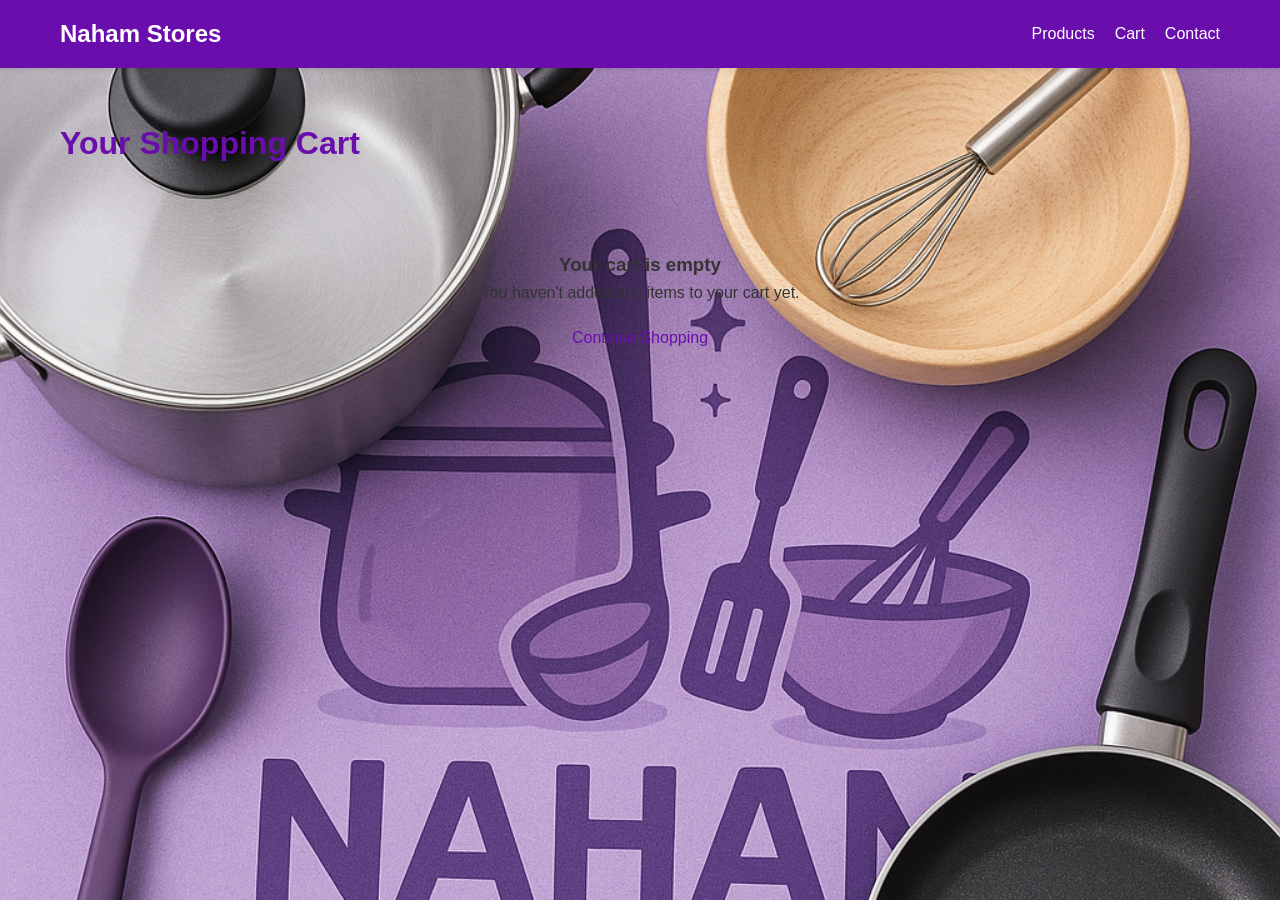
<file: c.html>
<!DOCTYPE html>
<html lang="en">
<head>
    <meta charset="UTF-8">
    <meta name="viewport" content="width=device-width, initial-scale=1.0">
    <title>Your Cart - Naham Store</title>
    <style>
        * {
            box-sizing: border-box;
            margin: 0;
            padding: 0;
            font-family: 'Segoe UI', Tahoma, Geneva, Verdana, sans-serif;
        }
        
        body {
            background-image: url(logo.png);
            color: #333;
            line-height: 1.6;
            background-size: cover;
        }
        
        header {
            background-color: #6a0dad;
            color: white;
            padding: 15px 0;
            box-shadow: 0 2px 5px rgba(0,0,0,0.1);
        }
        
        .container {
            max-width: 1200px;
            margin: 0 auto;
            padding: 20px;
        }
        
        .header-container {
            display: flex;
            justify-content: space-between;
            align-items: center;
            max-width: 1200px;
            margin: 0 auto;
            padding: 0 20px;
        }
        
        .logo {
            font-size: 1.5rem;
            font-weight: bold;
        }
        
        nav ul {
            display: flex;
            list-style: none;
        }
        
        nav ul li {
            margin-left: 20px;
        }
        
        nav ul li a {
            color: white;
            text-decoration: none;
        }
        
        .page-title {
            margin: 30px 0;
            color: #6a0dad;
        }
        
        .cart-container {
            display: grid;
            grid-template-columns: 2fr 1fr;
            gap: 30px;
        }
        
        .cart-items {
            background: white;
            border-radius: 8px;
            padding: 20px;
            box-shadow: 0 2px 10px rgba(0,0,0,0.05);
        }
        
        .cart-summary {
            background: white;
            border-radius: 8px;
            padding: 20px;
            box-shadow: 0 2px 10px rgba(0,0,0,0.05);
            height: fit-content;
        }
        
        .cart-item {
            display: grid;
            grid-template-columns: 100px 1fr auto;
            gap: 20px;
            padding: 15px 0;
            border-bottom: 1px solid #eee;
        }
        
        .cart-item:last-child {
            border-bottom: none;
        }
        
        .cart-item-image {
            width: 100px;
            height: 100px;
            object-fit: contain;
        }
        
        .cart-item-details {
            display: flex;
            flex-direction: column;
            justify-content: center;
        }
        
        .cart-item-title {
            font-weight: 600;
            margin-bottom: 5px;
        }
        
        .cart-item-category {
            color: #666;
            font-size: 0.9rem;
            margin-bottom: 10px;
        }
        
        .cart-item-quantity {
            display: flex;
            align-items: center;
        }
        
        .cart-item-quantity button {
            width: 25px;
            height: 25px;
            background-color: #f0e6ff;
            color: #6a0dad;
            border: none;
            cursor: pointer;
        }
        
        .cart-item-quantity input {
            width: 40px;
            height: 25px;
            text-align: center;
            margin: 0 5px;
            border: 1px solid #ddd;
        }
        
        .cart-item-price {
            text-align: right;
            font-weight: 600;
            color: #6a0dad;
        }
        
        .cart-item-remove {
            color: #e74c3c;
            cursor: pointer;
            font-size: 0.9rem;
            margin-top: 5px;
        }
        
        .summary-title {
            font-size: 1.2rem;
            margin-bottom: 20px;
            color: #6a0dad;
        }
        
        .summary-row {
            display: flex;
            justify-content: space-between;
            margin-bottom: 10px;
            padding-bottom: 10px;
            border-bottom: 1px solid #eee;
        }
        
        .summary-total {
            font-weight: 600;
            font-size: 1.1rem;
            margin-top: 15px;
        }
        
        .checkout-btn {
            width: 100%;
            background-color: #6a0dad;
            color: white;
            border: none;
            padding: 12px;
            font-size: 1rem;
            cursor: pointer;
            border-radius: 4px;
            margin-top: 20px;
        }
        
        .empty-cart {
            text-align: center;
            padding: 50px 0;
            grid-column: 1 / -1;
        }
        
        .continue-shopping {
            display: inline-block;
            margin-top: 20px;
            color: #6a0dad;
            text-decoration: none;
        }
    </style>
</head>
<body>
    <header>
        <div class="header-container">
            <div class="logo">Naham Stores</div>
            <nav>
                <ul>
                    <li><a href="products.html">Products</a></li>
                    <li><a href="cart.html">Cart</a></li>
                    <li><a href="costumer.html">Contact</a></li>
                </ul>
            </nav>
        </div>
    </header>
    
    <div class="container">
        <h1 class="page-title">Your Shopping Cart</h1>
        
        <div class="cart-container" id="cartContainer">
            <!-- Cart items will be loaded here -->
        </div>
    </div>

    <script>
        document.addEventListener('DOMContentLoaded', function() {
            const cartContainer = document.getElementById('cartContainer');
            
            function loadCart() {
                const cart = JSON.parse(localStorage.getItem('cart')) || [];
                const products = JSON.parse(localStorage.getItem('products')) || [];
                
                if (cart.length === 0) {
                    cartContainer.innerHTML = `
                        <div class="empty-cart">
                            <h3>Your cart is empty</h3>
                            <p>You haven't added any items to your cart yet.</p>
                            <a href="products.html" class="continue-shopping">Continue Shopping</a>
                        </div>
                    `;
                    return;
                }
                
                // Match cart items with product details
                const cartItems = cart.map(item => {
                    const product = products.find(p => p.id === item.productId);
                    return {
                        ...item,
                        product
                    };
                }).filter(item => item.product); // Remove items if product not found
                
                // Calculate totals
                const subtotal = cartItems.reduce((sum, item) => {
                    return sum + (item.product.price * item.quantity);
                }, 0);
                
                const shipping = subtotal > 50000 ? 0 : 1500; // Free shipping over ₦50,000
                const total = subtotal + shipping;
                
                // Render cart items
                let cartItemsHTML = '';
                cartItems.forEach(item => {
                    cartItemsHTML += `
                        <div class="cart-item" data-id="${item.productId}">
                            <img src="${item.product.images[0]}" class="cart-item-image">
                            <div class="cart-item-details">
                                <div class="cart-item-title">${item.product.name}</div>
                                <div class="cart-item-category">${item.product.category}</div>
                                <div class="cart-item-remove" onclick="removeFromCart(${item.productId})">Remove</div>
                            </div>
                            <div class="cart-item-quantity">
                                <button onclick="updateQuantity(${item.productId}, ${item.quantity - 1})">-</button>
                                <input type="number" value="${item.quantity}" min="1" 
                                       onchange="updateQuantity(${item.productId}, parseInt(this.value))">
                                <button onclick="updateQuantity(${item.productId}, ${item.quantity + 1})">+</button>
                            </div>
                            <div class="cart-item-price">₦${(item.product.price * item.quantity).toLocaleString()}</div>
                        </div>
                    `;
                });
                
                // Render cart summary
                const summaryHTML = `
                    <div class="summary-title">Order Summary</div>
                    <div class="summary-row">
                        <span>Subtotal</span>
                        <span>₦${subtotal.toLocaleString()}</span>
                    </div>
                    <div class="summary-row">
                        <span>Shipping</span>
                        <span>${shipping === 0 ? 'FREE' : '₦'+shipping.toLocaleString()}</span>
                    </div>
                    <div class="summary-row summary-total">
                        <span>Total</span>
                        <span>₦${total.toLocaleString()}</span>
                    </div>
                    <button class="checkout-btn" onclick="proceedToCheckout()">Proceed to Checkout</button>
                `;
                
                cartContainer.innerHTML = `
                    <div class="cart-items">
                        ${cartItemsHTML}
                    </div>
                    <div class="cart-summary">
                        ${summaryHTML}
                    </div>
                `;
            }
            
            // Initial load
            loadCart();
        });
        
        function updateQuantity(productId, newQuantity) {
            if (newQuantity < 1) return;
            
            let cart = JSON.parse(localStorage.getItem('cart')) || [];
            const item = cart.find(item => item.productId === productId);
            
            if (item) {
                item.quantity = newQuantity;
                localStorage.setItem('cart', JSON.stringify(cart));
                document.querySelector('script').dispatchEvent(new Event('DOMContentLoaded'));
            }
        }
        
        function removeFromCart(productId) {
            let cart = JSON.parse(localStorage.getItem('cart')) || [];
            cart = cart.filter(item => item.productId !== productId);
            localStorage.setItem('cart', JSON.stringify(cart));
            document.querySelector('script').dispatchEvent(new Event('DOMContentLoaded'));
        }
        
        function proceedToCheckout() {
            // In a real app, this would redirect to a checkout page
            alert('Proceeding to checkout! This would connect to a payment gateway in a real application.');
        }
    </script>
</body>
</html>
</file>
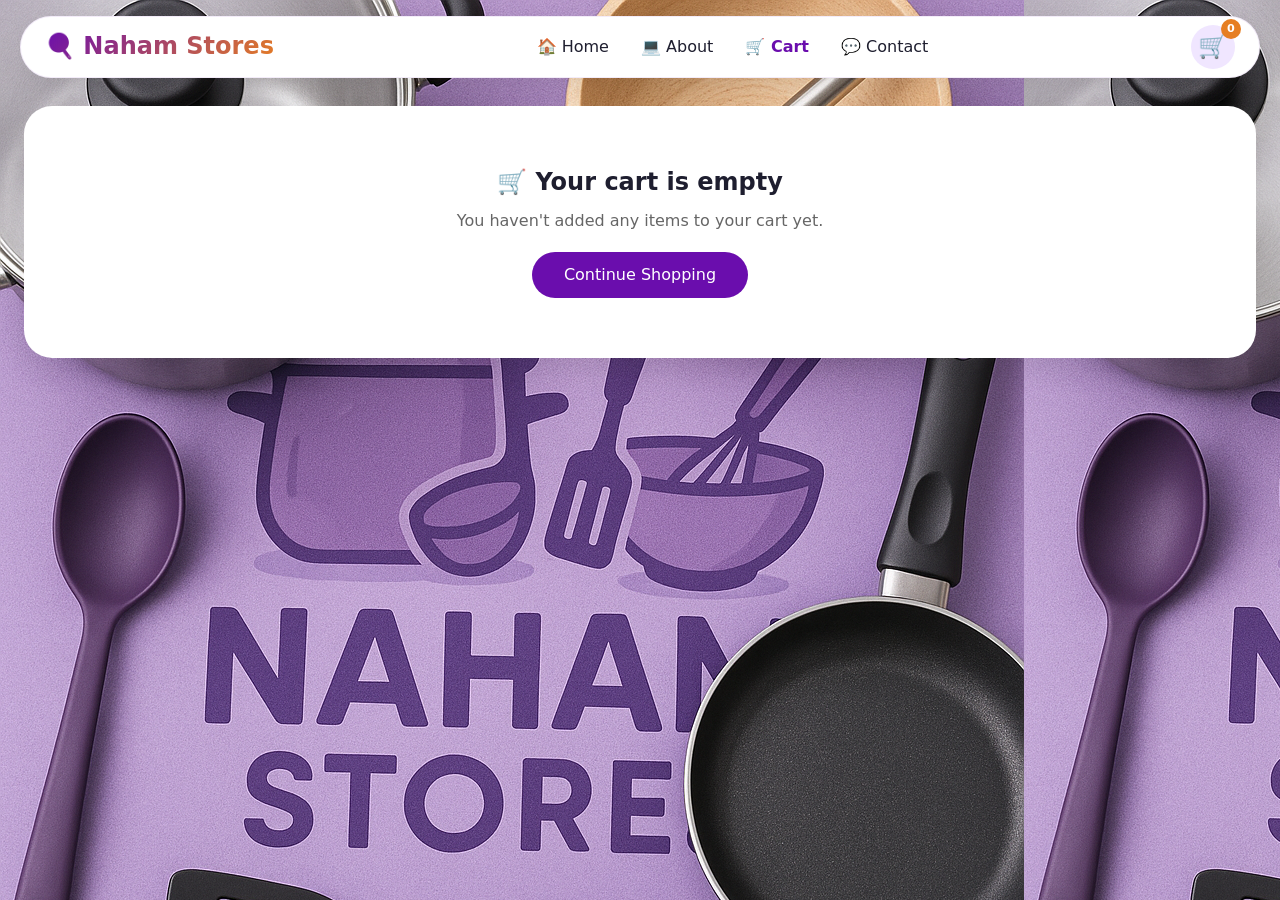
<file: cart.html>
<!DOCTYPE html>
<html lang="en">
<head>
    <meta charset="UTF-8">
    <meta name="viewport" content="width=device-width, initial-scale=1.0, user-scalable=yes">
    <title>Shopping Cart | Naham Stores</title>
    <style>
        /* ===== GLOBAL STYLES - MATCHING PROFILE PAGE ===== */
        * {
            margin: 0;
            padding: 0;
            box-sizing: border-box;
        }

        :root {
            --primary: #6a0dad;
            --primary-dark: #4b0082;
            --primary-light: #f0e6ff;
            --secondary: #E67E22;
            --secondary-light: #fdf2e6;
            --success: #2ecc71;
            --danger: #e74c3c;
            --warning: #f39c12;
            --info: #3498db;
            --gray: #f0f0f5;
            --dark: #1e1e2f;
            --card-radius: 28px;
            --shadow-sm: 0 12px 28px rgba(0, 0, 0, 0.08);
            --shadow-hover: 0 20px 32px rgba(106, 13, 173, 0.12);
        }

        body {
          background-image: url(logo.png);
            font-family: system-ui, 'Segoe UI', 'Inter', -apple-system, BlinkMacSystemFont, 'Roboto', sans-serif;
            color: var(--dark);
            line-height: 1.4;
        }

        /* Header - compact like profile */
        .header-container {
            display: flex;
            align-items: center;
            justify-content: space-between;
            flex-wrap: wrap;
            background: white;
            padding: 8px 24px;
            border-radius: 60px;
            margin: 16px 20px 0 20px;
            box-shadow: var(--shadow-sm);
            border: 1px solid rgba(106,13,173,0.08);
        }

        .logo {
            font-size: 1.5rem;
            font-weight: 700;
            background: linear-gradient(135deg, var(--primary) 0%, var(--secondary) 100%);
            background-clip: text;
            -webkit-background-clip: text;
            color: transparent;
            text-decoration: none;
        }

        .nav-links {
            display: flex;
            gap: 2rem;
            list-style: none;
        }

        .nav-links li a {
            text-decoration: none;
            font-weight: 500;
            color: var(--dark);
            transition: 0.2s;
            padding: 6px 0;
        }

        .nav-links li a:hover {
            color: var(--primary);
            border-bottom: 2px solid var(--secondary);
        }

        .header-icons {
            display: flex;
            gap: 12px;
            align-items: center;
        }

        .cart-icon {
            font-size: 1.5rem;
            cursor: pointer;
            background: var(--primary-light);
            width: 44px;
            height: 44px;
            display: flex;
            align-items: center;
            justify-content: center;
            border-radius: 40px;
            transition: 0.2s;
            position: relative;
            text-decoration: none;
            color: var(--dark);
        }

        .cart-icon:hover {
            background: var(--primary);
            color: white;
        }

        .cart-count {
            position: absolute;
            top: -6px;
            right: -6px;
            background: var(--secondary);
            color: white;
            font-size: 0.7rem;
            font-weight: bold;
            width: 20px;
            height: 20px;
            border-radius: 30px;
            display: flex;
            align-items: center;
            justify-content: center;
        }

        /* Container */
        .container {
            max-width: 1280px;
            margin: 28px auto;
            padding: 0 24px 80px 24px;
        }

        /* Cart Layout */
        .cart-layout {
            display: grid;
            grid-template-columns: 1fr 380px;
            gap: 28px;
        }

        /* Cart Items Card */
        .cart-items-card {
            background: white;
            border-radius: var(--card-radius);
            overflow: hidden;
            box-shadow: var(--shadow-sm);
            border: 1px solid rgba(106,13,173,0.06);
        }

        .cart-header {
            padding: 20px 24px;
            background: var(--primary-light);
            border-bottom: 1px solid rgba(106,13,173,0.1);
            display: flex;
            justify-content: space-between;
            font-weight: 700;
            color: var(--primary);
        }

        .cart-item {
            padding: 20px 24px;
            border-bottom: 1px solid #eee;
            display: flex;
            gap: 20px;
            transition: background 0.2s;
        }

        .cart-item:hover {
            background: #fefaf5;
        }

        .cart-item-image {
            width: 90px;
            height: 90px;
            object-fit: cover;
            background: var(--gray);
            border-radius: 16px;
            padding: 6px;
        }

        .cart-item-details {
            flex: 1;
        }

        .cart-item-title {
            font-weight: 700;
            font-size: 1rem;
            margin-bottom: 5px;
            color: var(--dark);
        }

        .cart-item-category {
            font-size: 0.75rem;
            color: #888;
            margin-bottom: 8px;
        }

        .cart-item-price {
            font-weight: 700;
            color: var(--secondary);
            font-size: 1rem;
        }

        .quantity-controls {
            display: flex;
            align-items: center;
            gap: 10px;
            margin-top: 12px;
        }

        .quantity-btn {
            width: 32px;
            height: 32px;
            border-radius: 50%;
            border: 1px solid #ddd;
            background: white;
            cursor: pointer;
            font-size: 1rem;
            transition: all 0.2s;
        }

        .quantity-btn:hover {
            background: var(--primary);
            color: white;
            border-color: var(--primary);
        }

        .quantity-input {
            width: 55px;
            text-align: center;
            padding: 6px;
            border: 1px solid #ddd;
            border-radius: 30px;
        }

        .remove-item {
            color: var(--danger);
            cursor: pointer;
            font-size: 0.75rem;
            margin-top: 8px;
            display: inline-block;
            background: none;
            border: none;
        }

        .remove-item:hover {
            text-decoration: underline;
        }

        .cart-item-total {
            text-align: right;
            min-width: 110px;
        }

        .item-total {
            font-weight: 700;
            font-size: 1.1rem;
            color: var(--dark);
        }

        /* Cart Summary */
        .cart-summary-card {
            background: white;
            border-radius: var(--card-radius);
            padding: 28px;
            box-shadow: var(--shadow-sm);
            border: 1px solid rgba(106,13,173,0.06);
            position: sticky;
            top: 100px;
            height: fit-content;
        }

        .summary-title {
            font-size: 1.25rem;
            font-weight: 700;
            margin-bottom: 20px;
            padding-bottom: 12px;
            border-bottom: 2px solid var(--primary-light);
            color: var(--primary);
        }

        .summary-row {
            display: flex;
            justify-content: space-between;
            margin-bottom: 12px;
            padding: 8px 0;
        }

        .summary-label {
            color: #666;
        }

        .summary-value {
            font-weight: 600;
        }

        .summary-total {
            font-size: 1.2rem;
            font-weight: 800;
            color: var(--secondary);
            border-top: 2px solid var(--primary-light);
            margin-top: 12px;
            padding-top: 16px;
        }

        .checkout-btn {
            width: 100%;
            padding: 14px;
            background: var(--primary);
            color: white;
            border: none;
            border-radius: 40px;
            font-size: 1rem;
            font-weight: 600;
            cursor: pointer;
            margin-top: 24px;
            transition: all 0.2s;
        }

        .checkout-btn:hover {
            background: var(--primary-dark);
            transform: translateY(-2px);
            box-shadow: 0 6px 14px rgba(106,13,173,0.25);
        }

        .continue-shopping {
            display: block;
            text-align: center;
            margin-top: 16px;
            color: var(--secondary);
            text-decoration: none;
            font-weight: 500;
        }

        /* Empty Cart */
        .empty-cart {
            text-align: center;
            padding: 60px 20px;
            background: white;
            border-radius: var(--card-radius);
            box-shadow: var(--shadow-sm);
        }

        .empty-cart h3 {
            font-size: 1.5rem;
            margin-bottom: 10px;
            color: var(--dark);
        }

        .empty-cart p {
            color: #666;
            margin-bottom: 20px;
        }

        .shop-now-btn {
            display: inline-block;
            padding: 12px 32px;
            background: var(--primary);
            color: white;
            border: none;
            border-radius: 40px;
            cursor: pointer;
            font-size: 1rem;
            text-decoration: none;
        }

        /* Modal Styles */
        .modal {
            display: none;
            position: fixed;
            top: 0;
            left: 0;
            width: 100%;
            height: 100%;
            background: rgba(0,0,0,0.5);
            z-index: 1000;
            justify-content: center;
            align-items: center;
        }

        .modal-content {
            background: white;
            border-radius: 32px;
            max-width: 500px;
            width: 90%;
            max-height: 85vh;
            overflow-y: auto;
        }

        .modal-header {
            padding: 20px 24px;
            background: var(--primary);
            color: white;
            border-radius: 32px 32px 0 0;
            display: flex;
            justify-content: space-between;
            align-items: center;
        }

        .modal-header h3 {
            font-size: 1.2rem;
        }

        .close-modal {
            background: none;
            border: none;
            color: white;
            font-size: 1.5rem;
            cursor: pointer;
        }

        .modal-body {
            padding: 24px;
        }

        .form-group {
            margin-bottom: 18px;
        }

        .form-group label {
            display: block;
            margin-bottom: 8px;
            font-weight: 600;
            font-size: 0.85rem;
        }

        .form-group input, .form-group select, .form-group textarea {
            width: 100%;
            padding: 12px 16px;
            border: 1px solid #e2e2e2;
            border-radius: 30px;
            font-size: 0.9rem;
        }

        .form-group input:focus, .form-group select:focus, .form-group textarea:focus {
            outline: none;
            border-color: var(--primary);
            box-shadow: 0 0 0 3px rgba(106,13,173,0.1);
        }

        /* Toast */
        .toast {
            position: fixed;
            bottom: 30px;
            left: 50%;
            transform: translateX(-50%);
            background: var(--dark);
            color: white;
            padding: 12px 28px;
            border-radius: 50px;
            z-index: 1100;
            font-size: 0.85rem;
            box-shadow: var(--shadow-sm);
        }

        /* Mobile Nav */
        .mobile-nav {
            display: none;
            position: fixed;
            bottom: 0;
            left: 0;
            right: 0;
            background: var(--dark);
            backdrop-filter: blur(10px);
            border-top: 1px solid rgba(230,126,34,0.2);
            padding: 10px 16px;
            justify-content: space-around;
            z-index: 1000;
        }

        .mobile-nav .nav-item {
            display: flex;
            flex-direction: column;
            align-items: center;
            text-decoration: none;
            font-size: 0.7rem;
            font-weight: 500;
            color: white;
        }

        .mobile-nav .nav-item i {
            font-size: 1.3rem;
            margin-bottom: 4px;
        }

        /* Responsive */
        @media (max-width: 768px) {
            .nav-links {
                display: none;
            }
            .mobile-nav {
                display: flex;
            }
            .cart-layout {
                grid-template-columns: 1fr;
            }
            .cart-summary-card {
                position: static;
                margin-top: 20px;
            }
            .container {
                padding-bottom: 90px;
            }
            .header-container {
                margin: 12px;
            }
            .cart-item {
                flex-wrap: wrap;
            }
            .cart-item-total {
                text-align: left;
                margin-top: 10px;
            }
        }
    </style>
</head>
<body>
    <header>
        <div class="header-container">
            <a href="products.html" class="logo">🍳 Naham Stores</a>
            <ul class="nav-links">
                <li><a href="products.html">🏠 Home</a></li>
                <li><a href="profile.html">💻 About</a></li>
                <li><a href="cart.html" style="color: var(--primary); font-weight: 700;">🛒 Cart</a></li>
                <li><a href="user-chat.html">💬 Contact</a></li>
            </ul>
            <div class="header-icons">
                <div class="cart-icon" onclick="window.location.href='cart.html'">🛒<span class="cart-count" id="cartCount">0</span></div>
            </div>
        </div>
    </header>

    <div class="container">
        <div id="cartContainer">
            <!-- Cart content loads here -->
        </div>
    </div>

    <div class="mobile-nav">
        <a href="products.html" class="nav-item"><i>🏠</i><span>Home</span></a>
        <a href="cart.html" class="nav-item"><i>🛒</i><span>Cart</span></a>
        <a href="profile.html" class="nav-item"><i>💻</i><span>About</span></a>
        <a href="user-chat.html" class="nav-item"><i>💬</i><span>Contact</span></a>
    </div>

    <!-- Checkout Modal -->
    <div id="checkoutModal" class="modal">
        <div class="modal-content">
            <div class="modal-header">
                <h3>📋 Complete Your Order</h3>
                <button class="close-modal" onclick="closeCheckoutModal()">&times;</button>
            </div>
            <div class="modal-body">
                <form id="checkoutForm">
                    <div class="form-group">
                        <label>Full Name *</label>
                        <input type="text" id="customerName" required placeholder="Enter your full name">
                    </div>
                    <div class="form-group">
                        <label>Email Address *</label>
                        <input type="email" id="customerEmail" required placeholder="you@example.com">
                    </div>
                    <div class="form-group">
                        <label>Phone Number *</label>
                        <input type="tel" id="customerPhone" required placeholder="+234 XXX XXX XXX">
                    </div>
                    <div class="form-group">
                        <label>Delivery Address *</label>
                        <textarea id="customerAddress" rows="3" required placeholder="Enter your full delivery address"></textarea>
                    </div>
                    <div class="form-group">
                        <label>Payment Method</label>
                        <select id="paymentMethod">
                            <option value="Cash on Delivery">💵 Cash on Delivery</option>
                            <option value="Card Payment">💳 Card Payment</option>
                            <option value="Bank Transfer">🏦 Bank Transfer</option>
                        </select>
                    </div>
                    <div class="form-group">
                        <label>Additional Notes (Optional)</label>
                        <textarea id="orderNotes" rows="2" placeholder="Special instructions for delivery"></textarea>
                    </div>
                    <button type="submit" class="checkout-btn" style="margin-top: 0;">✅ Place Order</button>
                </form>
            </div>
        </div>
    </div>

    <!-- Success Modal -->
    <div id="successModal" class="modal">
        <div class="modal-content">
            <div class="modal-header" style="background: var(--success);">
                <h3>🎉 Order Placed Successfully!</h3>
                <button class="close-modal" onclick="closeSuccessModal()">&times;</button>
            </div>
            <div class="modal-body" style="text-align: center;">
                <div style="font-size: 4rem; margin: 20px 0;">✅</div>
                <h3>Thank you for your order!</h3>
                <p id="successOrderId" style="margin: 10px 0; color: var(--primary); font-weight: bold;"></p>
                <p>You will receive a confirmation email shortly.</p>
                <button onclick="closeSuccessModalAndRedirect()" class="checkout-btn" style="margin-top: 20px;">Continue Shopping</button>
            </div>
        </div>
    </div>

    <div id="toastMsg" class="toast" style="display: none;"></div>

    <script>
        // Load products from localStorage (same as admin panel)
        let products = JSON.parse(localStorage.getItem('products')) || [];

        // Initialize sample products if empty
        if (products.length === 0) {
            products = [
                { id: 1, name: "Premium Stainless Cookware Set", category: "cookware", price: 18900, quantity: 12, description: "Professional 5-piece cookware set", images: ["https://images.unsplash.com/photo-1584990347449-8c5e1d7d8c8a?w=300&h=220&fit=crop"] },
                { id: 2, name: "Professional Chef Knife", category: "cutlery", price: 4500, quantity: 25, description: "High-carbon stainless steel knife", images: ["https://images.unsplash.com/photo-1593615698835-1a6b8b6b6f6a?w=300&h=220&fit=crop"] },
                { id: 3, name: "Non-Stick Frying Pan", category: "cookware", price: 6500, quantity: 18, description: "Durable non-stick frying pan", images: ["https://images.unsplash.com/photo-1584990347449-8c5e1d7d8c8a?w=300&h=220&fit=crop"] },
                { id: 4, name: "Silicone Baking Mat Set", category: "bakeware", price: 3200, quantity: 40, description: "Reusable non-stick baking mats", images: ["https://images.unsplash.com/photo-1584990347449-8c5e1d7d8c8a?w=300&h=220&fit=crop"] }
            ];
            localStorage.setItem('products', JSON.stringify(products));
        }

        // Helper functions
        function showToast(message) {
            const toast = document.getElementById('toastMsg');
            toast.textContent = message;
            toast.style.display = 'block';
            setTimeout(() => { toast.style.display = 'none'; }, 2500);
        }

        function updateCartCount() {
            let cart = JSON.parse(localStorage.getItem('cart')) || [];
            let total = cart.reduce((sum, item) => sum + (item.quantity || 1), 0);
            const countSpan = document.getElementById('cartCount');
            if (countSpan) countSpan.innerText = total;
        }

        function getProductDetails(productId) {
            return products.find(p => p.id === productId);
        }

        // Render cart
        function renderCart() {
            const cartContainer = document.getElementById('cartContainer');
            let cart = JSON.parse(localStorage.getItem('cart')) || [];

            if (cart.length === 0) {
                cartContainer.innerHTML = `
                    <div class="empty-cart">
                        <h3>🛒 Your cart is empty</h3>
                        <p>You haven't added any items to your cart yet.</p>
                        <a href="products.html" class="shop-now-btn">Continue Shopping</a>
                    </div>
                `;
                updateCartCount();
                return;
            }

            // Build cart items with product details
            let cartItems = [];
            let subtotal = 0;

            cart.forEach(cartItem => {
                const product = getProductDetails(cartItem.id);
                if (product) {
                    const itemTotal = product.price * cartItem.quantity;
                    subtotal += itemTotal;
                    cartItems.push({
                        ...cartItem,
                        product: product,
                        itemTotal: itemTotal
                    });
                }
            });

            const shipping = subtotal > 50000 ? 0 : 5000;
            const total = subtotal + shipping;

            // Generate cart items HTML
            let itemsHtml = '';
            cartItems.forEach(item => {
                itemsHtml += `
                    <div class="cart-item" data-id="${item.id}">
                        <img src="${item.product.images[0]}" class="cart-item-image" onerror="this.src='https://via.placeholder.com/90?text=Product'">
                        <div class="cart-item-details">
                            <div class="cart-item-title">${escapeHtml(item.product.name)}</div>
                            <div class="cart-item-category">${item.product.category}</div>
                            <div class="cart-item-price">₦${item.product.price.toLocaleString()}</div>
                            <div class="quantity-controls">
                                <button class="quantity-btn" onclick="updateQuantity(${item.id}, ${item.quantity - 1})">-</button>
                                <input type="number" class="quantity-input" value="${item.quantity}" min="1" max="${item.product.quantity}" onchange="updateQuantity(${item.id}, parseInt(this.value))">
                                <button class="quantity-btn" onclick="updateQuantity(${item.id}, ${item.quantity + 1})">+</button>
                            </div>
                            <button class="remove-item" onclick="removeFromCart(${item.id})">🗑️ Remove</button>
                        </div>
                        <div class="cart-item-total">
                            <div class="item-total">₦${item.itemTotal.toLocaleString()}</div>
                        </div>
                    </div>
                `;
            });

            const summaryHtml = `
                <div class="cart-summary-card">
                    <div class="summary-title">Order Summary</div>
                    <div class="summary-row">
                        <span class="summary-label">Subtotal</span>
                        <span class="summary-value">₦${subtotal.toLocaleString()}</span>
                    </div>
                    <div class="summary-row">
                        <span class="summary-label">Shipping</span>
                        <span class="summary-value">${shipping === 0 ? 'FREE' : '₦' + shipping.toLocaleString()}</span>
                    </div>
                    <div class="summary-row summary-total">
                        <span>Total</span>
                        <span>₦${total.toLocaleString()}</span>
                    </div>
                    <button class="checkout-btn" onclick="openCheckoutModal()">Proceed to Checkout</button>
                    <a href="products.html" class="continue-shopping">← Continue Shopping</a>
                </div>
            `;

            cartContainer.innerHTML = `
                <div class="cart-layout">
                    <div class="cart-items-card">
                        <div class="cart-header">
                            <span>Product</span>
                            <span>Total</span>
                        </div>
                        ${itemsHtml}
                    </div>
                    ${summaryHtml}
                </div>
            `;
            updateCartCount();
        }

        function escapeHtml(str) {
            if (!str) return '';
            return str.replace(/[&<>]/g, function(m) {
                if (m === '&') return '&amp;';
                if (m === '<') return '&lt;';
                if (m === '>') return '&gt;';
                return m;
            });
        }

        // Update quantity in cart
        window.updateQuantity = function(productId, newQuantity) {
            if (newQuantity < 1) return;
            let cart = JSON.parse(localStorage.getItem('cart')) || [];
            const itemIndex = cart.findIndex(item => item.id === productId);
            if (itemIndex !== -1) {
                const product = getProductDetails(productId);
                if (product && newQuantity > product.quantity) {
                    showToast(`Only ${product.quantity} items available in stock`);
                    newQuantity = product.quantity;
                }
                cart[itemIndex].quantity = newQuantity;
                localStorage.setItem('cart', JSON.stringify(cart));
                renderCart();
            }
        };

        // Remove from cart
        window.removeFromCart = function(productId) {
            let cart = JSON.parse(localStorage.getItem('cart')) || [];
            cart = cart.filter(item => item.id !== productId);
            localStorage.setItem('cart', JSON.stringify(cart));
            renderCart();
            showToast('Item removed from cart');
        };

        // Checkout modal
        window.openCheckoutModal = function() {
            const cart = JSON.parse(localStorage.getItem('cart')) || [];
            if (cart.length === 0) {
                showToast('Your cart is empty');
                return;
            }
            document.getElementById('checkoutModal').style.display = 'flex';
        };

        window.closeCheckoutModal = function() {
            document.getElementById('checkoutModal').style.display = 'none';
        };

        window.closeSuccessModal = function() {
            document.getElementById('successModal').style.display = 'none';
        };

        window.closeSuccessModalAndRedirect = function() {
            document.getElementById('successModal').style.display = 'none';
            window.location.href = 'products.html';
        };

        // Generate unique order ID
        function generateOrderId() {
            const timestamp = Date.now();
            const random = Math.floor(Math.random() * 1000);
            return `ORD-${timestamp}-${random}`;
        }

        // Process checkout - creates order and saves to admin panel
        document.getElementById('checkoutForm')?.addEventListener('submit', function(e) {
            e.preventDefault();

            const customerName = document.getElementById('customerName').value.trim();
            const customerEmail = document.getElementById('customerEmail').value.trim();
            const customerPhone = document.getElementById('customerPhone').value.trim();
            const customerAddress = document.getElementById('customerAddress').value.trim();
            const paymentMethod = document.getElementById('paymentMethod').value;
            const orderNotes = document.getElementById('orderNotes').value;

            if (!customerName || !customerEmail || !customerPhone || !customerAddress) {
                showToast('Please fill all required fields');
                return;
            }

            // Get cart items
            let cart = JSON.parse(localStorage.getItem('cart')) || [];
            if (cart.length === 0) {
                showToast('Cart is empty');
                return;
            }

            // Build order items with product details
            let orderItems = [];
            let subtotal = 0;
            cart.forEach(cartItem => {
                const product = getProductDetails(cartItem.id);
                if (product) {
                    const itemTotal = product.price * cartItem.quantity;
                    subtotal += itemTotal;
                    orderItems.push({
                        id: product.id,
                        name: product.name,
                        quantity: cartItem.quantity,
                        price: product.price
                    });
                }
            });

            const shipping = subtotal > 50000 ? 0 : 5000;
            const total = subtotal + shipping;
            const orderId = generateOrderId();
            const now = new Date();

            // Create order object
            const newOrder = {
                id: orderId,
                orderId: orderId,
                customer: {
                    name: customerName,
                    email: customerEmail,
                    phone: customerPhone,
                    address: customerAddress
                },
                date: now.toISOString(),
                dateFormatted: now.toLocaleString(),
                items: orderItems,
                subtotal: subtotal,
                shipping: shipping,
                total: total,
                status: 'pending',
                payment: {
                    method: paymentMethod,
                    status: paymentMethod === 'Cash on Delivery' ? 'pending' : 'pending'
                },
                notes: orderNotes,
                tracking: ''
            };

            // Save to localStorage - ADMIN CAN SEE THIS
            let orders = JSON.parse(localStorage.getItem('orders')) || [];
            orders.unshift(newOrder); // Add to beginning
            localStorage.setItem('orders', JSON.stringify(orders));

            // Clear the cart
            localStorage.setItem('cart', JSON.stringify([]));

            // Show success modal
            document.getElementById('checkoutModal').style.display = 'none';
            document.getElementById('successOrderId').innerHTML = `Order ID: ${orderId}`;
            document.getElementById('successModal').style.display = 'flex';

            // Reset form
            document.getElementById('checkoutForm').reset();
            renderCart();
        });

        // Close modals when clicking outside
        window.onclick = function(event) {
            const checkoutModal = document.getElementById('checkoutModal');
            const successModal = document.getElementById('successModal');
            if (event.target === checkoutModal) closeCheckoutModal();
            if (event.target === successModal) closeSuccessModal();
        };

        // Initial render
        renderCart();
        updateCartCount();

        // Listen for storage changes (sync across tabs)
        window.addEventListener('storage', function(e) {
            if (e.key === 'cart' || e.key === 'products') {
                renderCart();
                updateCartCount();
            }
        });
    </script>
</body>
</html>
</file>
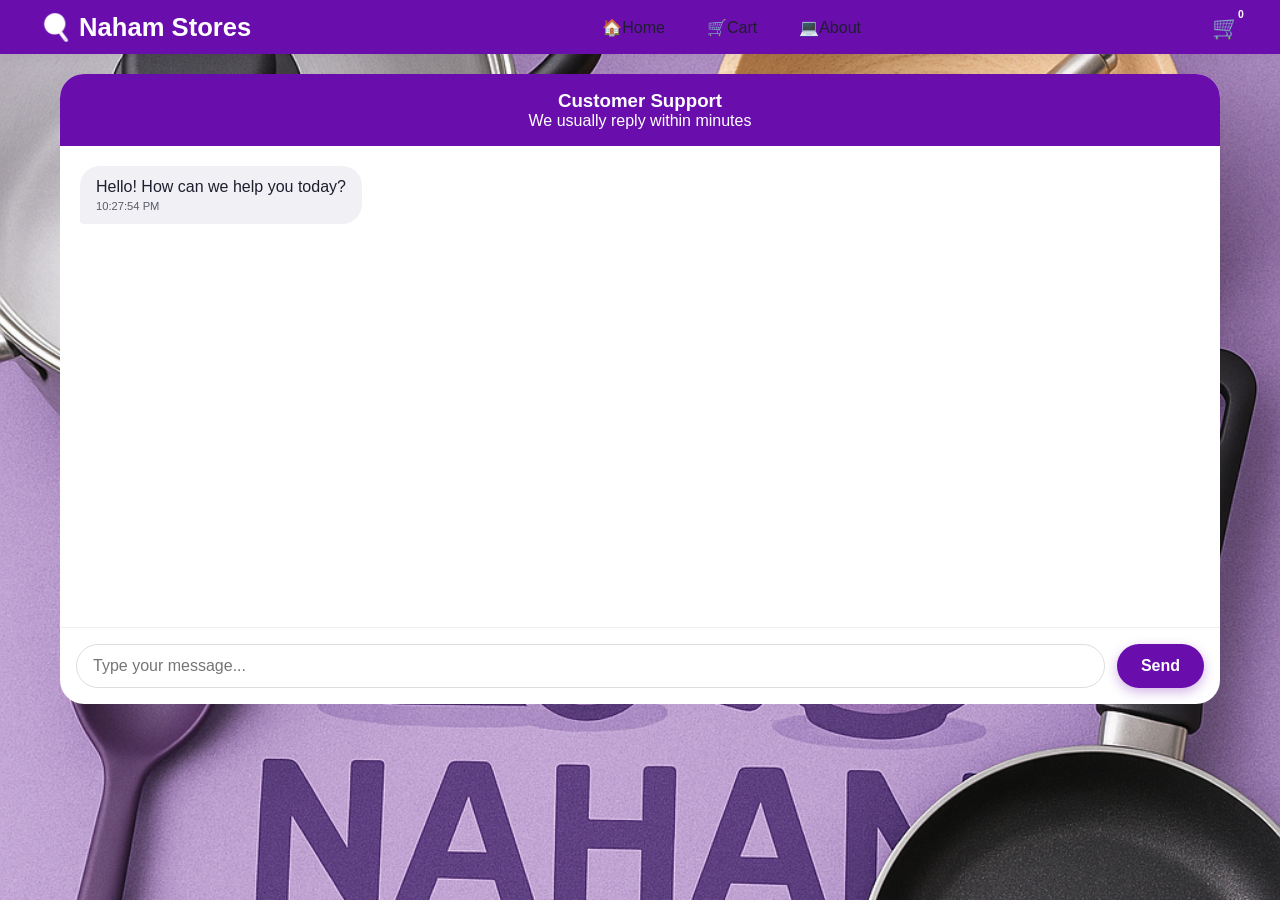
<file: customer.html>
<!DOCTYPE html>
<html lang="en">
<head>
    <meta charset="UTF-8">
    <meta name="viewport" content="width=device-width, initial-scale=1.0">
    <title>Customer Support - Naham Stores</title>
    <link rel="stylesheet" href="style.css">
    <style>
        .chat-container {
            background: white;
            border-radius: 24px;
            height: 70vh;
            display: flex;
            flex-direction: column;
            overflow: hidden;
        }
        .chat-messages {
            flex: 1;
            overflow-y: auto;
            padding: 20px;
            display: flex;
            flex-direction: column;
            gap: 12px;
        }
        .message {
            max-width: 80%;
            padding: 12px 16px;
            border-radius: 20px;
        }
        .customer-message {
            background: var(--primary);
            color: white;
            align-self: flex-end;
            border-radius: 20px 20px 4px 20px;
        }
        .support-message {
            background: var(--gray);
            align-self: flex-start;
            border-radius: 20px 20px 20px 4px;
        }
        .chat-input {
            display: flex;
            gap: 12px;
            padding: 16px;
            border-top: 1px solid #eee;
        }
        .chat-input input {
            flex: 1;
            border-radius: 30px;
        }
    </style>
</head>
<body>
    <header>
        <div class="header-container">
            <div class="logo">🍳 Naham Stores</div>
            <ul class="nav-links">
                <li><a href="products.html">🏠Home</a></li>
                <li><a href="cart.html">🛒Cart</a></li>
                <li><a href="profile.html">💻About</a></li>
            </ul>
            <div class="header-icons">
                <div class="cart-icon" onclick="window.location.href='cart.html'">🛒<span class="cart-count" id="cartCount">0</span></div>
            </div>
        </div>
    </header>
    
    <div class="container">
        <div class="chat-container">
            <div style="background: var(--primary); color: white; padding: 16px; text-align: center;">
                <h3>Customer Support</h3>
                <p>We usually reply within minutes</p>
            </div>
            <div class="chat-messages" id="chatMessages">
                <div class="message support-message">Hello! How can we help you today?</div>
            </div>
            <div class="chat-input">
                <input type="text" id="messageInput" placeholder="Type your message...">
                <button class="btn btn-primary" id="sendBtn">Send</button>
            </div>
        </div>
    </div>
    
    <div class="mobile-nav">
        <a href="products.html" class="nav-item"><i>🏠</i><span>Home</span></a>
        <a href="cart.html" class="nav-item"><i>🛒</i><span>Cart</span></a>
         <a href="profile.html" class="nav-item"><i>💻</i><span>About</span></a>
    </div>
    
    <script src="main.js"></script>
    <script>
        let chatMessages = JSON.parse(localStorage.getItem('chatMessages')) || [
            { text: "Hello! How can we help you today?", sender: "support", timestamp: new Date() }
        ];
        
        function displayMessages() {
            const container = document.getElementById('chatMessages');
            container.innerHTML = chatMessages.map(msg => `
                <div class="message ${msg.sender === 'customer' ? 'customer-message' : 'support-message'}">
                    ${msg.text}
                    <div style="font-size: 0.7rem; opacity: 0.7; margin-top: 4px;">${new Date(msg.timestamp).toLocaleTimeString()}</div>
                </div>
            `).join('');
            container.scrollTop = container.scrollHeight;
        }
        
        function sendMessage() {
            const input = document.getElementById('messageInput');
            const text = input.value.trim();
            if (!text) return;
            
            chatMessages.push({
                text: text,
                sender: 'customer',
                timestamp: new Date()
            });
            localStorage.setItem('chatMessages', JSON.stringify(chatMessages));
            displayMessages();
            input.value = '';
            
            setTimeout(() => {
                const replies = ["Thanks for reaching out! Our team will assist you shortly.", "Let me check that for you.", "We appreciate your patience!", "I'll help with that right away."];
                const reply = replies[Math.floor(Math.random() * replies.length)];
                chatMessages.push({
                    text: reply,
                    sender: 'support',
                    timestamp: new Date()
                });
                localStorage.setItem('chatMessages', JSON.stringify(chatMessages));
                displayMessages();
            }, 1500);
        }
        
        document.getElementById('sendBtn').addEventListener('click', sendMessage);
        document.getElementById('messageInput').addEventListener('keypress', (e) => {
            if (e.key === 'Enter') sendMessage();
        });
        
        displayMessages();
    </script>
</body>
</html>
</file>
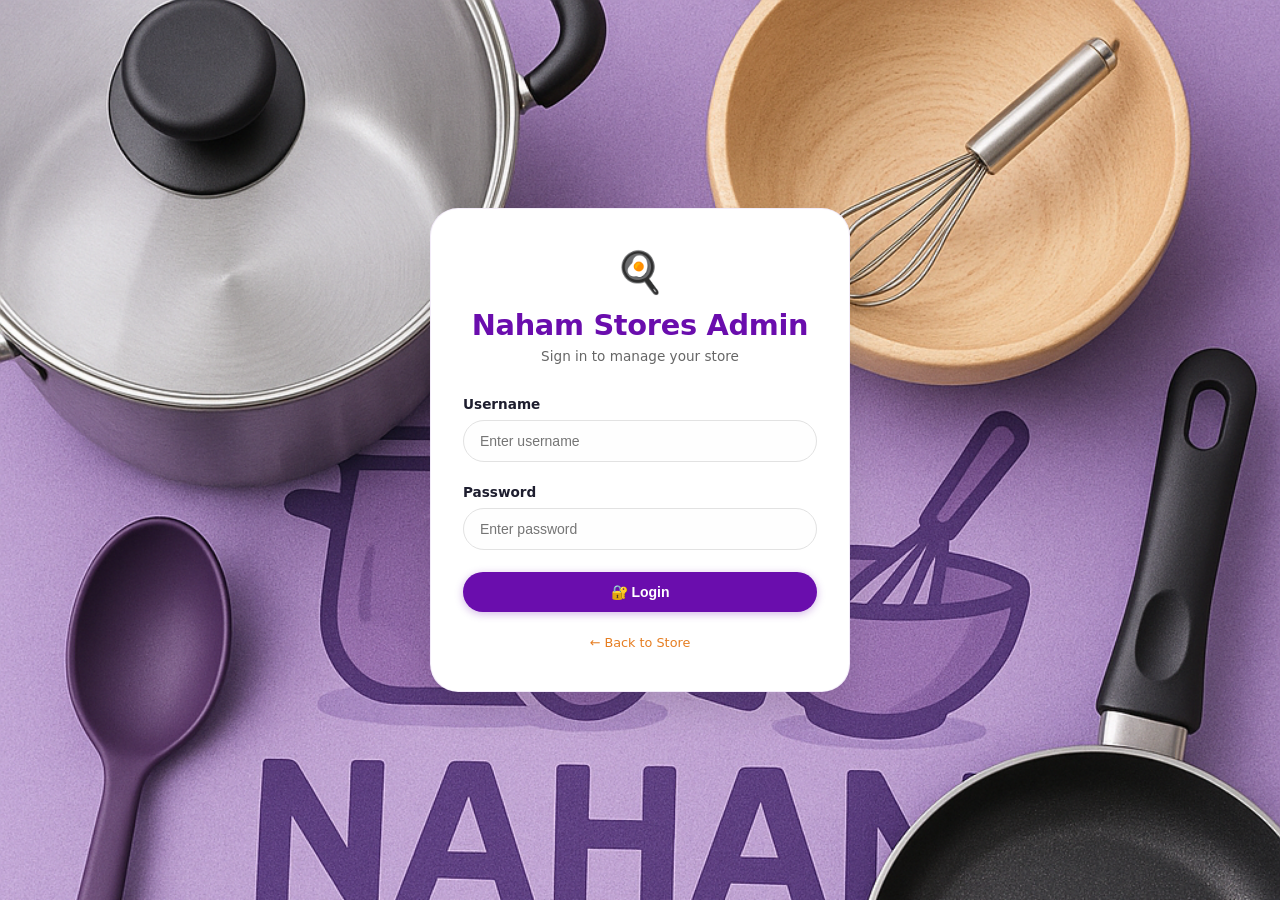
<file: login.html>
<!DOCTYPE html>
<html lang="en">
<head>
    <meta charset="UTF-8">
    <meta name="viewport" content="width=device-width, initial-scale=1.0, user-scalable=yes">
    <title>Admin Login | Naham Stores</title>
    <style>
        /* ===== GLOBAL STYLES - MATCHING PROFILE PAGE ===== */
        * {
            margin: 0;
            padding: 0;
            box-sizing: border-box;
        }

        :root {
            --primary: #6a0dad;
            --primary-dark: #4b0082;
            --primary-light: #f0e6ff;
            --secondary: #E67E22;
            --secondary-light: #fdf2e6;
            --dark: #1e1e2f;
            --card-radius: 28px;
            --shadow-sm: 0 12px 28px rgba(0, 0, 0, 0.08);
            --shadow-md: 0 20px 35px rgba(0, 0, 0, 0.1);
        }

        body {
         background-image: url(logo.png);
         background-size: cover;
           
            font-family: system-ui, 'Segoe UI', 'Inter', -apple-system, BlinkMacSystemFont, 'Roboto', sans-serif;
            display: flex;
            justify-content: center;
            align-items: center;
            min-height: 100vh;
            padding: 20px;
        }

        /* Login Card */
        .login-card {
            background: white;
            padding: 40px 32px;
            border-radius: var(--card-radius);
            width: 100%;
            max-width: 420px;
            box-shadow: var(--shadow-md);
            border: 1px solid rgba(106,13,173,0.08);
            transition: transform 0.2s;
        }

        .login-card:hover {
            transform: translateY(-4px);
            box-shadow: 0 28px 40px rgba(106,13,173,0.12);
        }

        .login-header {
            text-align: center;
            margin-bottom: 32px;
        }

        .login-header .logo {
            font-size: 2.5rem;
            margin-bottom: 12px;
        }

        .login-header h2 {
            color: var(--primary);
            font-size: 1.8rem;
            font-weight: 700;
            letter-spacing: -0.3px;
        }

        .login-header p {
            color: #666;
            font-size: 0.85rem;
            margin-top: 6px;
        }

        .form-group {
            margin-bottom: 22px;
        }

        .form-group label {
            display: block;
            margin-bottom: 8px;
            font-weight: 600;
            color: var(--dark);
            font-size: 0.85rem;
        }

        .form-group input {
            width: 100%;
            padding: 12px 16px;
            border: 1px solid #e2e2e2;
            border-radius: 40px;
            font-size: 14px;
            transition: all 0.2s;
            background: #fefefe;
        }

        .form-group input:focus {
            outline: none;
            border-color: var(--primary);
            box-shadow: 0 0 0 3px rgba(106,13,173,0.1);
        }

        .btn {
            padding: 12px 28px;
            border: none;
            border-radius: 40px;
            cursor: pointer;
            font-size: 14px;
            font-weight: 600;
            transition: all 0.2s;
            width: 100%;
        }

        .btn-primary {
            background: var(--primary);
            color: white;
            box-shadow: 0 2px 8px rgba(106,13,173,0.3);
        }

        .btn-primary:hover {
            background: var(--primary-dark);
            transform: translateY(-2px);
            box-shadow: 0 6px 14px rgba(106,13,173,0.25);
        }

        .error-msg {
            color: #e74c3c;
            text-align: center;
            margin-top: 16px;
            font-size: 0.8rem;
            font-weight: 500;
        }

        .back-link {
            text-align: center;
            margin-top: 20px;
        }

        .back-link a {
            color: var(--secondary);
            text-decoration: none;
            font-size: 0.8rem;
        }

        .back-link a:hover {
            text-decoration: underline;
        }

        @media (max-width: 480px) {
            .login-card {
                padding: 28px 22px;
            }
            .login-header h2 {
                font-size: 1.5rem;
            }
        }
    </style>
</head>
<body>
    <div class="login-card">
        <div class="login-header">
            <div class="logo">🍳</div>
            <h2>Naham Stores Admin</h2>
            <p>Sign in to manage your store</p>
        </div>
        <form id="loginForm">
            <div class="form-group">
                <label>Username</label>
                <input type="text" id="username" placeholder="Enter username" required autocomplete="off">
            </div>
            <div class="form-group">
                <label>Password</label>
                <input type="password" id="password" placeholder="Enter password" required>
            </div>
            <button type="submit" class="btn btn-primary">🔐 Login</button>
            <div id="errorMsg" class="error-msg"></div>
        </form>
        <div class="back-link">
            <a href="products.html">← Back to Store</a>
        </div>
    </div>

    <script>
        document.getElementById('loginForm').addEventListener('submit', (e) => {
            e.preventDefault();
            const username = document.getElementById('username').value;
            const password = document.getElementById('password').value;
            
            if (username === 'admin' && password === 'admin123') {
                localStorage.setItem('adminLoggedIn', 'true');
                window.location.href = 'index.html';
            } else {
                document.getElementById('errorMsg').textContent = '❌ Invalid username or password (use admin / admin123)';
            }
        });
    </script>
</body>
</html>
</file>
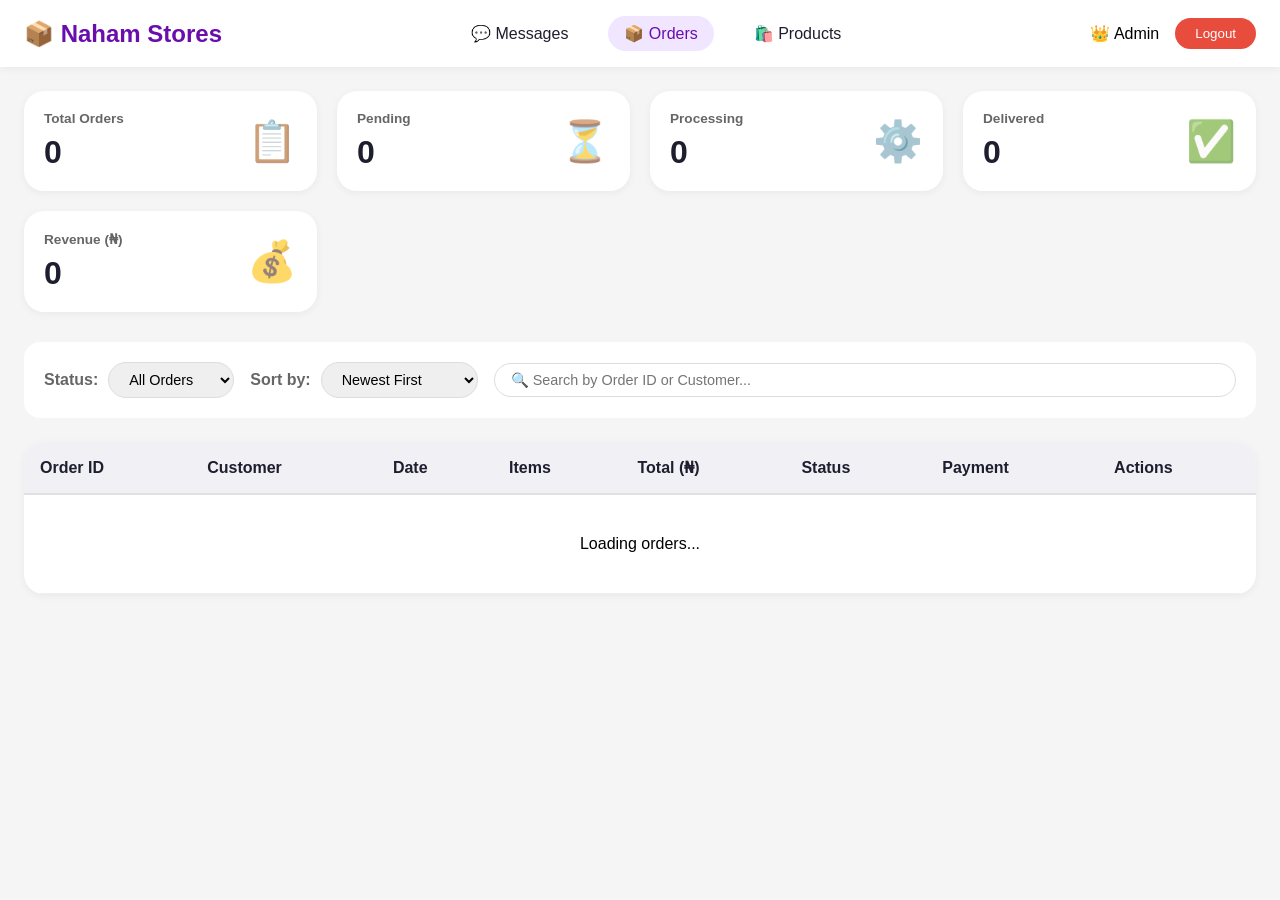
<file: orders.html>
<!DOCTYPE html>
<html lang="en">
<head>
    <meta charset="UTF-8">
    <meta name="viewport" content="width=device-width, initial-scale=1.0">
    <title>Orders Management - Naham Stores</title>
    <style>
        * {
            margin: 0;
            padding: 0;
            box-sizing: border-box;
        }

        :root {
            --primary: #6a0dad;
            --primary-dark: #4b0082;
            --primary-light: #f0e6ff;
            --secondary: #ff9900;
            --success: #2ecc71;
            --danger: #e74c3c;
            --warning: #f39c12;
            --info: #3498db;
            --gray: #f0f0f5;
            --dark: #1e1e2f;
        }

        body {
            font-family: -apple-system, BlinkMacSystemFont, 'Segoe UI', Roboto, sans-serif;
            background: #f5f5f5;
        }

        /* Header */
        .header {
            background: white;
            padding: 16px 24px;
            box-shadow: 0 2px 8px rgba(0,0,0,0.05);
            display: flex;
            justify-content: space-between;
            align-items: center;
            flex-wrap: wrap;
            gap: 16px;
        }

        .logo {
            font-size: 1.5rem;
            font-weight: 800;
            color: var(--primary);
        }

        .nav-links {
            display: flex;
            gap: 24px;
        }

        .nav-links a {
            text-decoration: none;
            color: var(--dark);
            font-weight: 500;
            padding: 8px 16px;
            border-radius: 25px;
            transition: all 0.3s;
        }

        .nav-links a:hover, .nav-links a.active {
            background: var(--primary-light);
            color: var(--primary);
        }

        .admin-info {
            display: flex;
            align-items: center;
            gap: 16px;
        }

        .logout-btn {
            padding: 8px 20px;
            background: var(--danger);
            color: white;
            border: none;
            border-radius: 25px;
            cursor: pointer;
        }

        /* Container */
        .container {
            max-width: 1400px;
            margin: 0 auto;
            padding: 24px;
        }

        /* Stats Cards */
        .stats-grid {
            display: grid;
            grid-template-columns: repeat(auto-fit, minmax(240px, 1fr));
            gap: 20px;
            margin-bottom: 30px;
        }

        .stat-card {
            background: white;
            border-radius: 20px;
            padding: 20px;
            display: flex;
            align-items: center;
            justify-content: space-between;
            box-shadow: 0 2px 8px rgba(0,0,0,0.05);
            transition: transform 0.2s;
        }

        .stat-card:hover {
            transform: translateY(-3px);
        }

        .stat-info h3 {
            font-size: 0.85rem;
            color: #666;
            margin-bottom: 8px;
        }

        .stat-number {
            font-size: 2rem;
            font-weight: 800;
            color: var(--dark);
        }

        .stat-icon {
            font-size: 2.5rem;
            opacity: 0.7;
        }

        /* Filters */
        .filters-bar {
            background: white;
            border-radius: 16px;
            padding: 20px;
            margin-bottom: 24px;
            display: flex;
            flex-wrap: wrap;
            gap: 16px;
            align-items: center;
        }

        .filter-group {
            display: flex;
            align-items: center;
            gap: 10px;
        }

        .filter-group label {
            font-weight: 600;
            color: #666;
        }

        select, input {
            padding: 8px 16px;
            border: 1px solid #ddd;
            border-radius: 25px;
            font-size: 0.9rem;
        }

        .search-input {
            flex: 1;
            min-width: 200px;
        }

        .search-input input {
            width: 100%;
        }

        /* Orders Table */
        .orders-table-container {
            background: white;
            border-radius: 20px;
            overflow-x: auto;
            box-shadow: 0 2px 8px rgba(0,0,0,0.05);
        }

        .orders-table {
            width: 100%;
            border-collapse: collapse;
        }

        .orders-table th {
            padding: 16px;
            text-align: left;
            background: var(--gray);
            font-weight: 600;
            color: var(--dark);
            border-bottom: 2px solid #e0e0e0;
        }

        .orders-table td {
            padding: 16px;
            border-bottom: 1px solid #eee;
        }

        .orders-table tr:hover {
            background: var(--primary-light);
        }

        /* Status Badges */
        .status-badge {
            display: inline-block;
            padding: 4px 12px;
            border-radius: 20px;
            font-size: 0.75rem;
            font-weight: 600;
        }

        .status-pending {
            background: #fff3cd;
            color: #856404;
        }

        .status-processing {
            background: #cce5ff;
            color: #004085;
        }

        .status-shipped {
            background: #d4edda;
            color: #155724;
        }

        .status-delivered {
            background: #d1ecf1;
            color: #0c5460;
        }

        .status-cancelled {
            background: #f8d7da;
            color: #721c24;
        }

        /* Action Buttons */
        .action-btns {
            display: flex;
            gap: 8px;
            flex-wrap: wrap;
        }

        .btn-sm {
            padding: 6px 12px;
            border: none;
            border-radius: 20px;
            cursor: pointer;
            font-size: 0.75rem;
            font-weight: 500;
            transition: all 0.2s;
        }

        .btn-view {
            background: var(--info);
            color: white;
        }

        .btn-update {
            background: var(--warning);
            color: white;
        }

        .btn-delete {
            background: var(--danger);
            color: white;
        }

        /* Modal */
        .modal {
            display: none;
            position: fixed;
            top: 0;
            left: 0;
            width: 100%;
            height: 100%;
            background: rgba(0,0,0,0.5);
            z-index: 1000;
            justify-content: center;
            align-items: center;
        }

        .modal-content {
            background: white;
            border-radius: 24px;
            max-width: 600px;
            width: 90%;
            max-height: 85vh;
            overflow-y: auto;
        }

        .modal-header {
            padding: 20px;
            background: var(--primary);
            color: white;
            border-radius: 24px 24px 0 0;
            display: flex;
            justify-content: space-between;
            align-items: center;
        }

        .modal-body {
            padding: 24px;
        }

        .order-detail-row {
            display: flex;
            margin-bottom: 12px;
            padding: 8px;
            border-bottom: 1px solid #eee;
        }

        .order-detail-label {
            font-weight: 600;
            width: 120px;
        }

        .order-detail-value {
            flex: 1;
        }

        .items-list {
            margin-top: 16px;
        }

        .item-row {
            display: flex;
            justify-content: space-between;
            padding: 10px;
            background: var(--gray);
            margin-bottom: 8px;
            border-radius: 12px;
        }

        /* Mobile Responsive */
        @media (max-width: 768px) {
            .container {
                padding: 16px;
            }
            .stats-grid {
                grid-template-columns: repeat(2, 1fr);
                gap: 12px;
            }
            .orders-table th, .orders-table td {
                padding: 10px;
                font-size: 0.8rem;
            }
            .action-btns {
                flex-direction: column;
            }
            .btn-sm {
                width: 100%;
                text-align: center;
            }
        }
    </style>
</head>
<body>
    <div class="header">
        <div class="logo">📦 Naham Stores</div>
        <div class="nav-links">
            <a href="admin.html">💬 Messages</a>
            <a href="orders.html" class="active">📦 Orders</a>
            <a href="products.html">🛍️ Products</a>
        </div>
        <div class="admin-info">
            <span>👑 Admin</span>
            <button onclick="window.location.href='index.html'" class="logout-btn" id="logoutBtn">Logout</button>
        </div>
    </div>

    <div class="container">
        <!-- Stats Cards -->
        <div class="stats-grid" id="statsGrid">
            <div class="stat-card">
                <div class="stat-info">
                    <h3>Total Orders</h3>
                    <div class="stat-number" id="totalOrders">0</div>
                </div>
                <div class="stat-icon">📋</div>
            </div>
            <div class="stat-card">
                <div class="stat-info">
                    <h3>Pending</h3>
                    <div class="stat-number" id="pendingOrders">0</div>
                </div>
                <div class="stat-icon">⏳</div>
            </div>
            <div class="stat-card">
                <div class="stat-info">
                    <h3>Processing</h3>
                    <div class="stat-number" id="processingOrders">0</div>
                </div>
                <div class="stat-icon">⚙️</div>
            </div>
            <div class="stat-card">
                <div class="stat-info">
                    <h3>Delivered</h3>
                    <div class="stat-number" id="deliveredOrders">0</div>
                </div>
                <div class="stat-icon">✅</div>
            </div>
            <div class="stat-card">
                <div class="stat-info">
                    <h3>Revenue (₦)</h3>
                    <div class="stat-number" id="totalRevenue">0</div>
                </div>
                <div class="stat-icon">💰</div>
            </div>
        </div>

        <!-- Filters -->
        <div class="filters-bar">
            <div class="filter-group">
                <label>Status:</label>
                <select id="statusFilter">
                    <option value="all">All Orders</option>
                    <option value="pending">Pending</option>
                    <option value="processing">Processing</option>
                    <option value="shipped">Shipped</option>
                    <option value="delivered">Delivered</option>
                    <option value="cancelled">Cancelled</option>
                </select>
            </div>
            <div class="filter-group">
                <label>Sort by:</label>
                <select id="sortBy">
                    <option value="date_desc">Newest First</option>
                    <option value="date_asc">Oldest First</option>
                    <option value="amount_desc">Highest Amount</option>
                    <option value="amount_asc">Lowest Amount</option>
                </select>
            </div>
            <div class="search-input">
                <input type="text" id="searchOrder" placeholder="🔍 Search by Order ID or Customer...">
            </div>
        </div>

        <!-- Orders Table -->
        <div class="orders-table-container">
            <table class="orders-table">
                <thead>
                    <tr>
                        <th>Order ID</th>
                        <th>Customer</th>
                        <th>Date</th>
                        <th>Items</th>
                        <th>Total (₦)</th>
                        <th>Status</th>
                        <th>Payment</th>
                        <th>Actions</th>
                    </tr>
                </thead>
                <tbody id="ordersTableBody">
                    <tr>
                        <td colspan="8" style="text-align: center; padding: 40px;">Loading orders...</td>
                    </tr>
                </tbody>
            </table>
        </div>
    </div>

    <!-- Order Details Modal -->
    <div id="orderModal" class="modal">
        <div class="modal-content">
            <div class="modal-header">
                <h3>📋 Order Details</h3>
                <button class="close-modal" onclick="closeModal()" style="background:none;border:none;color:white;font-size:1.5rem;cursor:pointer;">&times;</button>
            </div>
            <div class="modal-body" id="orderModalBody">
                <!-- Order details will be inserted here -->
            </div>
        </div>
    </div>

    <!-- Update Status Modal -->
    <div id="updateModal" class="modal">
        <div class="modal-content">
            <div class="modal-header">
                <h3>✏️ Update Order Status</h3>
                <button class="close-modal" onclick="closeUpdateModal()" style="background:none;border:none;color:white;font-size:1.5rem;cursor:pointer;">&times;</button>
            </div>
            <div class="modal-body">
                <div class="form-group" style="margin-bottom: 20px;">
                    <label style="display:block;margin-bottom:8px;font-weight:600;">Order Status</label>
                    <select id="updateStatusSelect" style="width:100%;padding:12px;border-radius:12px;border:1px solid #ddd;">
                        <option value="pending">⏳ Pending</option>
                        <option value="processing">⚙️ Processing</option>
                        <option value="shipped">🚚 Shipped</option>
                        <option value="delivered">✅ Delivered</option>
                        <option value="cancelled">❌ Cancelled</option>
                    </select>
                </div>
                <div class="form-group">
                    <label style="display:block;margin-bottom:8px;font-weight:600;">Tracking Number (Optional)</label>
                    <input type="text" id="trackingNumber" placeholder="Enter tracking number" style="width:100%;padding:12px;border-radius:12px;border:1px solid #ddd;">
                </div>
                <button onclick="confirmUpdateStatus()" style="width:100%;padding:12px;background:var(--primary);color:white;border:none;border-radius:12px;margin-top:16px;cursor:pointer;">Update Status</button>
            </div>
        </div>
    </div>

    <script>
        // Sample orders data (in production, this would come from server)
        let orders = [];
        let currentOrderId = null;

        // Initialize sample orders
        function initSampleOrders() {
            const savedOrders = localStorage.getItem('orders');
            if (savedOrders) {
                orders = JSON.parse(savedOrders);
            } else {
                orders = [
                    {
                        id: 'ORD-1001',
                        customer: { name: 'John Doe', email: 'john@example.com', phone: '+234 801 234 5678' },
                        date: '2024-01-15T10:30:00',
                        items: [
                            { name: 'Premium Non-Stick Fry Pan', quantity: 1, price: 15999 },
                            { name: 'Chef Knife', quantity: 2, price: 8999 }
                        ],
                        subtotal: 33997,
                        shipping: 1500,
                        total: 35497,
                        status: 'delivered',
                        payment: { method: 'Card', status: 'paid' },
                        tracking: 'TN123456789',
                        address: '123 Main St, Lagos, Nigeria'
                    },
                    {
                        id: 'ORD-1002',
                        customer: { name: 'Jane Smith', email: 'jane@example.com', phone: '+234 802 345 6789' },
                        date: '2024-01-18T14:20:00',
                        items: [
                            { name: 'Stainless Steel Pot Set', quantity: 1, price: 24999 },
                            { name: 'Wooden Utensil Set', quantity: 1, price: 7999 }
                        ],
                        subtotal: 32998,
                        shipping: 0,
                        total: 32998,
                        status: 'shipped',
                        payment: { method: 'Bank Transfer', status: 'paid' },
                        tracking: 'TN987654321',
                        address: '456 Oak Ave, Abuja, Nigeria'
                    },
                    {
                        id: 'ORD-1003',
                        customer: { name: 'Mike Johnson', email: 'mike@example.com', phone: '+234 803 456 7890' },
                        date: '2024-01-20T09:15:00',
                        items: [
                            { name: 'Non-Stick Baking Tray', quantity: 3, price: 5999 }
                        ],
                        subtotal: 17997,
                        shipping: 1500,
                        total: 19497,
                        status: 'pending',
                        payment: { method: 'Cash on Delivery', status: 'pending' },
                        address: '789 Pine Rd, Port Harcourt, Nigeria'
                    },
                    {
                        id: 'ORD-1004',
                        customer: { name: 'Sarah Williams', email: 'sarah@example.com', phone: '+234 804 567 8901' },
                        date: '2024-01-22T16:45:00',
                        items: [
                            { name: 'Electric Blender', quantity: 1, price: 24999 },
                            { name: 'Ceramic Knife Set', quantity: 1, price: 18999 }
                        ],
                        subtotal: 43998,
                        shipping: 0,
                        total: 43998,
                        status: 'processing',
                        payment: { method: 'Card', status: 'paid' },
                        address: '321 Elm St, Ibadan, Nigeria'
                    },
                    {
                        id: 'ORD-1005',
                        customer: { name: 'David Brown', email: 'david@example.com', phone: '+234 805 678 9012' },
                        date: '2024-01-23T11:00:00',
                        items: [
                            { name: 'Premium Non-Stick Fry Pan', quantity: 2, price: 15999 }
                        ],
                        subtotal: 31998,
                        shipping: 1500,
                        total: 33498,
                        status: 'cancelled',
                        payment: { method: 'Card', status: 'refunded' },
                        address: '654 Maple Dr, Enugu, Nigeria'
                    }
                ];
                localStorage.setItem('orders', JSON.stringify(orders));
            }
        }

        // Load and display orders
        function loadOrders() {
            const statusFilter = document.getElementById('statusFilter').value;
            const sortBy = document.getElementById('sortBy').value;
            const searchTerm = document.getElementById('searchOrder').value.toLowerCase();
            
            let filteredOrders = [...orders];
            
            // Filter by status
            if (statusFilter !== 'all') {
                filteredOrders = filteredOrders.filter(order => order.status === statusFilter);
            }
            
            // Filter by search
            if (searchTerm) {
                filteredOrders = filteredOrders.filter(order => 
                    order.id.toLowerCase().includes(searchTerm) ||
                    order.customer.name.toLowerCase().includes(searchTerm) ||
                    order.customer.email.toLowerCase().includes(searchTerm)
                );
            }
            
        }
</file>
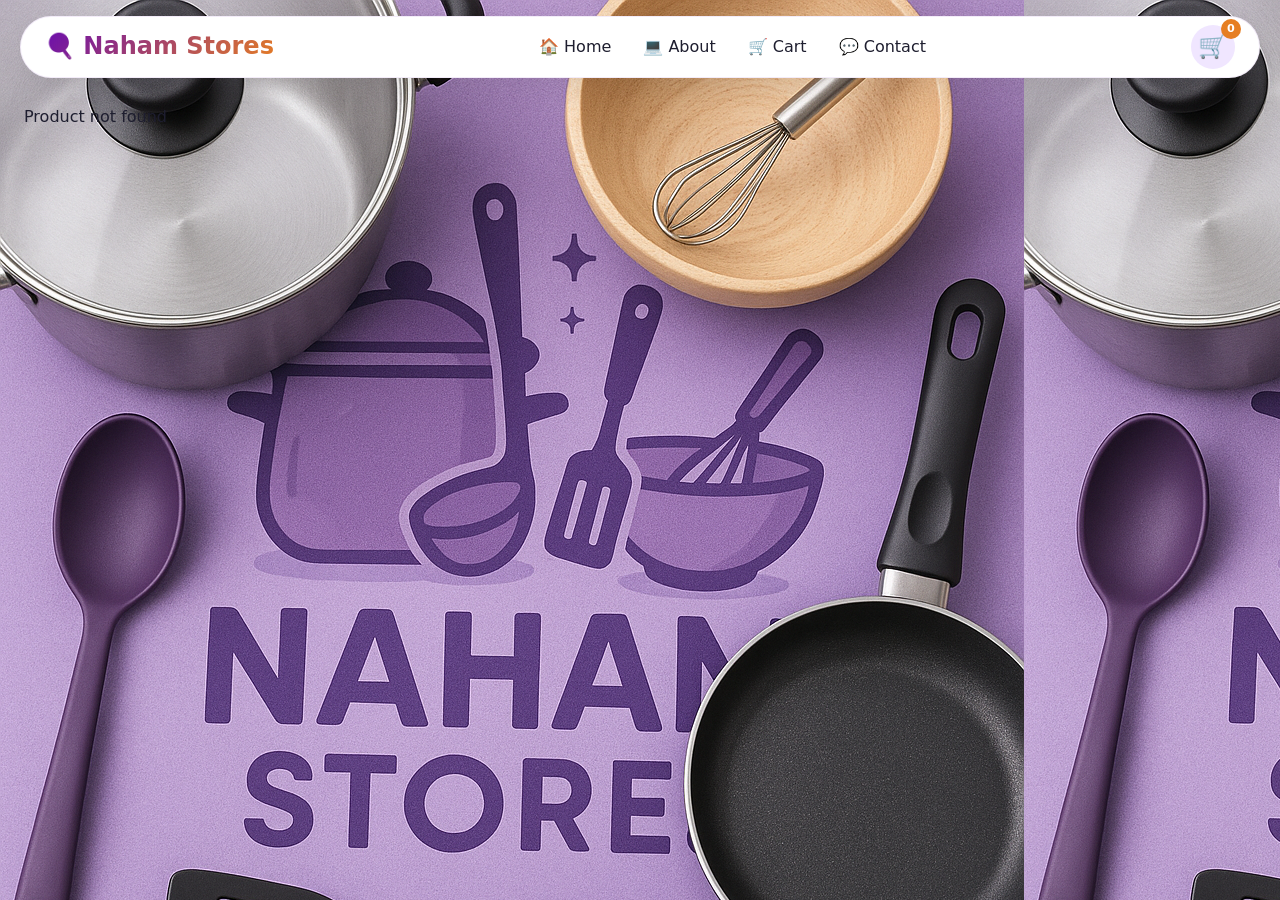
<file: product-details.html>
<!DOCTYPE html>
<html lang="en">
<head>
    <meta charset="UTF-8">
    <meta name="viewport" content="width=device-width, initial-scale=1.0, user-scalable=yes">
    <title>Product Details | Naham Stores</title>
    <style>
        /* ===== GLOBAL STYLES - MATCHING PROFILE PAGE ===== */
        * {
            margin: 0;
            padding: 0;
            box-sizing: border-box;
        }

        :root {
            --primary: #6a0dad;
            --primary-dark: #4b0082;
            --primary-light: #f0e6ff;
            --secondary: #E67E22;
            --secondary-light: #fdf2e6;
            --dark: #1e1e2f;
            --gray: #f5f5f5;
            --card-radius: 28px;
            --shadow-sm: 0 12px 28px rgba(0, 0, 0, 0.08);
            --shadow-hover: 0 20px 32px rgba(106, 13, 173, 0.12);
        }

        body {
           background-image: url(logo.png);
            font-family: system-ui, 'Segoe UI', 'Inter', -apple-system, BlinkMacSystemFont, 'Roboto', sans-serif;
            color: var(--dark);
            line-height: 1.4;
        }

        /* Header - compact like profile */
        .header-container {
            display: flex;
            align-items: center;
            justify-content: space-between;
            flex-wrap: wrap;
            background: white;
            padding: 8px 24px;
            border-radius: 60px;
            margin: 16px 20px 0 20px;
            box-shadow: var(--shadow-sm);
            border: 1px solid rgba(106,13,173,0.08);
        }

        .logo {
            font-size: 1.5rem;
            font-weight: 700;
            background: linear-gradient(135deg, var(--primary) 0%, var(--secondary) 100%);
            background-clip: text;
            -webkit-background-clip: text;
            color: transparent;
        }

        .nav-links {
            display: flex;
            gap: 2rem;
            list-style: none;
        }

        .nav-links li a {
            text-decoration: none;
            font-weight: 500;
            color: var(--dark);
            transition: 0.2s;
            padding: 6px 0;
        }

        .nav-links li a:hover {
            color: var(--primary);
            border-bottom: 2px solid var(--secondary);
        }

        .header-icons {
            display: flex;
            gap: 12px;
            align-items: center;
        }

        .cart-icon {
            font-size: 1.5rem;
            cursor: pointer;
            background: var(--primary-light);
            width: 44px;
            height: 44px;
            display: flex;
            align-items: center;
            justify-content: center;
            border-radius: 40px;
            transition: 0.2s;
            position: relative;
        }

        .cart-icon:hover {
            background: var(--primary);
            color: white;
        }

        .cart-count {
            position: absolute;
            top: -6px;
            right: -6px;
            background: var(--secondary);
            color: white;
            font-size: 0.7rem;
            font-weight: bold;
            width: 20px;
            height: 20px;
            border-radius: 30px;
            display: flex;
            align-items: center;
            justify-content: center;
        }

        .container {
            max-width: 1280px;
            margin: 28px auto;
            padding: 0 24px 80px 24px;
        }

        /* Product Detail Card */
        .product-detail-page {
            background: white;
            border-radius: var(--card-radius);
            padding: 28px;
            box-shadow: var(--shadow-sm);
            border: 1px solid rgba(106,13,173,0.06);
        }

        .product-gallery {
            display: flex;
            flex-direction: column;
            gap: 16px;
        }

        .thumbnail-row {
            display: flex;
            gap: 12px;
            overflow-x: auto;
            padding-bottom: 6px;
        }

        .thumbnail-img {
            width: 70px;
            height: 70px;
            object-fit: cover;
            border-radius: 16px;
            cursor: pointer;
            border: 2px solid transparent;
            transition: all 0.2s;
        }

        .thumbnail-img.active {
            border-color: var(--primary);
            box-shadow: 0 4px 10px rgba(106,13,173,0.2);
        }

        .main-img {
            width: 100%;
            max-height: 400px;
            object-fit: contain;
            background: var(--gray);
            border-radius: 24px;
            padding: 20px;
        }

        .quantity-selector {
            display: flex;
            align-items: center;
            gap: 12px;
            margin: 20px 0;
        }

        .quantity-btn {
            width: 40px;
            height: 40px;
            border-radius: 50%;
            border: none;
            background: var(--primary-light);
            font-size: 1.2rem;
            cursor: pointer;
            transition: 0.2s;
            font-weight: bold;
            color: var(--primary);
        }

        .quantity-btn:hover {
            background: var(--primary);
            color: white;
        }

        .price-badge {
            background: linear-gradient(135deg, var(--dark) 0%, #2c2c3a 100%);
            padding: 16px 20px;
            border-radius: 24px;
            margin: 16px 0;
        }

        .seller-info {
            margin-top: 24px;
            padding: 18px;
            background: var(--primary-light);
            border-radius: 24px;
        }

        .btn {
            padding: 12px 24px;
            border: none;
            border-radius: 40px;
            cursor: pointer;
            font-size: 14px;
            font-weight: 600;
            transition: all 0.2s;
        }

        .btn-primary {
            background: var(--primary);
            color: white;
            box-shadow: 0 2px 8px rgba(106,13,173,0.3);
        }

        .btn-primary:hover {
            background: var(--primary-dark);
            transform: translateY(-2px);
        }

        .btn-secondary {
            background: var(--secondary);
            color: white;
        }

        .btn-secondary:hover {
            background: #d35400;
            transform: translateY(-2px);
        }

        .btn-outline {
            background: transparent;
            border: 2px solid var(--primary);
            color: var(--primary);
        }

        .btn-outline:hover {
            background: var(--primary-light);
        }

        .reviews-section {
            margin-top: 32px;
            background: white;
            border-radius: var(--card-radius);
            padding: 28px;
            box-shadow: var(--shadow-sm);
        }

        /* Modal */
        .modal {
            display: none;
            position: fixed;
            top: 0;
            left: 0;
            width: 100%;
            height: 100%;
            background: rgba(0,0,0,0.5);
            justify-content: center;
            align-items: center;
            z-index: 1000;
        }

        .modal-content {
            background: white;
            border-radius: 32px;
            width: 90%;
            max-width: 480px;
            max-height: 85vh;
            overflow-y: auto;
            box-shadow: var(--shadow-md);
        }

        .modal-header {
            display: flex;
            justify-content: space-between;
            align-items: center;
            padding: 18px 24px;
            border-bottom: 1px solid #eee;
            font-weight: bold;
            color: var(--primary);
        }

        .close-modal {
            background: none;
            border: none;
            font-size: 1.5rem;
            cursor: pointer;
            color: #999;
        }

        .modal-body {
            padding: 24px;
        }

        .form-group {
            margin-bottom: 18px;
        }

        .form-group input, .form-group textarea, .form-group select {
            width: 100%;
            padding: 12px 16px;
            border: 1px solid #e2e2e2;
            border-radius: 30px;
            font-size: 14px;
        }

        .form-group textarea {
            border-radius: 20px;
            resize: vertical;
        }

        .form-group label {
            display: block;
            margin-bottom: 6px;
            font-weight: 600;
            font-size: 0.85rem;
        }

        .star-selector {
            font-size: 2rem;
            color: var(--secondary);
            cursor: pointer;
            letter-spacing: 4px;
        }

        /* Mobile */
        .mobile-nav {
            display: none;
            position: fixed;
            bottom: 0;
            left: 0;
            right: 0;
            background: var(--dark);
            backdrop-filter: blur(10px);
            border-top: 1px solid rgba(230,126,34,0.2);
            padding: 10px 16px;
            justify-content: space-around;
            z-index: 1000;
           
        }

        .mobile-nav .nav-item {
            display: flex;
            flex-direction: column;
            align-items: center;
            text-decoration: none;
            font-size: 0.7rem;
            font-weight: 500;
            color: white;
        }

        .toast {
            position: fixed;
            bottom: 30px;
            left: 50%;
            transform: translateX(-50%);
            background: var(--dark);
            color: white;
            padding: 12px 24px;
            border-radius: 50px;
            z-index: 1100;
            font-size: 0.85rem;
        }

        @media (min-width: 768px) {
            .product-detail-page {
                display: grid;
                grid-template-columns: 1fr 1fr;
                gap: 32px;
            }
        }

        @media (max-width: 768px) {
            .nav-links {
                display: none;
            }
            .mobile-nav {
                display: flex;
            }
            .container {
                padding-bottom: 90px;
            }
            .header-container {
                margin: 12px;
            }
        }
    </style>
</head>
<body>
    <header>
        <div class="header-container">
            <div class="logo">🍳 Naham Stores</div>
            <ul class="nav-links">
                <li><a href="products.html">🏠 Home</a></li>
                <li><a href="profile.html">💻 About</a></li>
                <li><a href="cart.html">🛒 Cart</a></li>
                <li><a href="user-chat.html">💬 Contact</a></li>
            </ul>
            <div class="header-icons">
                <div class="cart-icon" onclick="window.location.href='cart.html'">🛒<span class="cart-count" id="cartCount">0</span></div>
            </div>
        </div>
    </header>

    <div class="container" id="productContainer">Loading...</div>

    <div class="mobile-nav">
        <a href="products.html" class="nav-item"><i>🏠</i><span>Home</span></a>
        <a href="cart.html" class="nav-item"><i>🛒</i><span>Cart</span></a>
        <a href="user-chat.html" class="nav-item"><i>💬</i><span>Contact</span></a>
        <a href="profile.html" class="nav-item"><i>💻</i><span>About</span></a>
    </div>

    <div id="toastMsg" class="toast" style="display:none"></div>

    <script>
        // Mock Data (ensures functionality even without main.js)
        let products = JSON.parse(localStorage.getItem('products')) || [
            { id: 1, name: "Premium Cookware Set", category: "cookware", price: 12500, quantity: 15, description: "High-quality non-stick cookware set.", images: ["https://via.placeholder.com/400?text=Cookware"], seller: "Naham Stores", sellerPhone: "+234 8036393001" },
            { id: 2, name: "Chef Knife Set", category: "cutlery", price: 8500, quantity: 8, description: "Ergonomic stainless steel knives.", images: ["https://via.placeholder.com/400?text=Knives"], seller: "Naham Stores" }
        ];
        let productReviews = JSON.parse(localStorage.getItem('productReviews')) || [];

        function showToast(msg) {
            const toast = document.getElementById('toastMsg');
            toast.textContent = msg;
            toast.style.display = 'block';
            setTimeout(() => toast.style.display = 'none', 2500);
        }

        function getStarRating(rating) {
            let full = Math.floor(rating);
            let half = rating % 1 >= 0.5;
            let stars = '';
            for (let i = 0; i < full; i++) stars += '★';
            if (half) stars += '½';
            for (let i = stars.length; i < 5; i++) stars += '☆';
            return `<span style="color: var(--secondary);">${stars}</span> ${rating.toFixed(1)}`;
        }

        function addToCart(productId, qty = 1) {
            let cart = JSON.parse(localStorage.getItem('cart')) || [];
            let existing = cart.find(item => item.id === productId);
            if (existing) existing.quantity += qty;
            else cart.push({ id: productId, quantity: qty });
            localStorage.setItem('cart', JSON.stringify(cart));
            updateCartCount();
            showToast('✅ Added to cart!');
        }

        function updateCartCount() {
            let cart = JSON.parse(localStorage.getItem('cart')) || [];
            let total = cart.reduce((sum, i) => sum + i.quantity, 0);
            const countSpan = document.getElementById('cartCount');
            if (countSpan) countSpan.innerText = total;
        }

        const urlParams = new URLSearchParams(window.location.search);
        const productId = parseInt(urlParams.get('id'));
        let currentProduct = null;

        function loadProductDetails() {
            currentProduct = products.find(p => p.id === productId);
            if (!currentProduct) {
                document.getElementById('productContainer').innerHTML = '<div class="empty-state">Product not found</div>';
                return;
            }
            const reviewsList = productReviews.filter(r => r.productId === productId);
            const avgRating = reviewsList.length ? reviewsList.reduce((a,b)=>a+b.rating,0)/reviewsList.length : 4.5;
            const html = `
                <div class="product-detail-page">
                    <div class="product-gallery">
                        <img src="${currentProduct.images[0]}" id="mainImage" class="main-img">
                        <div class="thumbnail-row">
                            ${currentProduct.images.map((img, i) => `<img src="${img}" class="thumbnail-img" onclick="changeImage(this, '${img}')">`).join('')}
                        </div>
                    </div>
                    <div>
                        <h1>${currentProduct.name}</h1>
                        <div style="color: var(--secondary); margin: 10px 0;">${getStarRating(avgRating)} (${reviewsList.length} reviews)</div>
                        <div class="price-badge">
                            <span style="font-size: 2rem; font-weight: bold; color: var(--secondary);">₦${currentProduct.price.toLocaleString()}</span>
                            ${currentProduct.originalPrice ? `<span style="text-decoration:line-through; margin-left:12px;">₦${currentProduct.originalPrice.toLocaleString()}</span>` : ''}
                        </div>
                        <p>${currentProduct.description}</p>
                        <div class="availability">✅ In Stock (${currentProduct.quantity} available)</div>
                        <div class="quantity-selector">
                            <button class="quantity-btn" onclick="changeQty(-1)">-</button>
                            <input type="number" id="qtyInput" value="1" min="1" max="${currentProduct.quantity}" style="width: 70px; text-align: center; border-radius: 30px; border:1px solid #ddd; padding: 8px;">
                            <button class="quantity-btn" onclick="changeQty(1)">+</button>
                        </div>
                        <div style="display: flex; gap: 12px; flex-wrap: wrap;">
                            <button class="btn btn-primary" onclick="addCurrentToCart()">🛒 Add to Cart</button>
                            <button class="btn btn-secondary" onclick="buyNow()">⚡ Buy Now</button>
                            <button class="btn btn-outline" onclick="openContactModal()">💬 Contact Seller</button>
                        </div>
                        <div class="seller-info">
                            <strong>🏪 ${currentProduct.seller || 'Naham Stores'}</strong><br>
                            📞 ${currentProduct.sellerPhone || '+234 803 639 3001'}<br>
                            ⭐ ${currentProduct.sellerRating || 4.8}/5
                        </div>
                    </div>
                </div>
                <div class="reviews-section">
                    <h3>📝 Customer Reviews</h3>
                    <div id="reviewsContainer"></div>
                    <button class="btn btn-outline" onclick="openReviewModal()" style="margin-top: 16px;">✍️ Write a Review</button>
                </div>
            `;
            document.getElementById('productContainer').innerHTML = html;
            loadReviews(productId);
        }

        function changeImage(el, src) {
            document.getElementById('mainImage').src = src;
            document.querySelectorAll('.thumbnail-img').forEach(t => t.classList.remove('active'));
            el.classList.add('active');
        }

        function changeQty(delta) {
            const input = document.getElementById('qtyInput');
            let val = parseInt(input.value) + delta;
            if (val < 1) val = 1;
            if (val > currentProduct.quantity) val = currentProduct.quantity;
            input.value = val;
        }

        function addCurrentToCart() {
            const qty = parseInt(document.getElementById('qtyInput').value);
            addToCart(productId, qty);
        }

        function buyNow() {
            addCurrentToCart();
            window.location.href = 'cart.html';
        }

        function loadReviews(pid) {
            const container = document.getElementById('reviewsContainer');
            const revs = productReviews.filter(r => r.productId === pid);
            if (revs.length === 0) {
                container.innerHTML = '<p style="color: #888;">No reviews yet. Be the first to review!</p>';
                return;
            }
            container.innerHTML = revs.map(r => `
                <div style="border-bottom:1px solid #eee; padding: 16px 0;">
                    <div style="font-weight:bold;">${r.name}</div>
                    <div style="color: var(--secondary);">${'★'.repeat(r.rating)}${'☆'.repeat(5-r.rating)}</div>
                    <div style="font-weight:600; margin-top:4px;">${r.title}</div>
                    <p style="color:#555;">${r.text}</p>
                </div>
            `).join('');
        }

        function openContactModal() {
            document.getElementById('contactProductId').value = productId;
            document.getElementById('contactModal').style.display = 'flex';
        }

        function openReviewModal() {
            document.getElementById('reviewProductId').value = productId;
            document.getElementById('reviewModal').style.display = 'flex';
        }

        // Setup stars
        let selectedRating = 0;
        function setupStarSelector() {
            const container = document.getElementById('starSelector');
            if (!container) return;
            container.innerHTML = '';
            for (let i = 1; i <= 5; i++) {
                const star = document.createElement('span');
                star.textContent = '☆';
                star.style.cursor = 'pointer';
                star.onclick = () => {
                    selectedRating = i;
                    document.getElementById('ratingValue').value = i;
                    for (let s of container.children) s.textContent = '☆';
                    for (let j = 0; j < i; j++) container.children[j].textContent = '★';
                };
                container.appendChild(star);
            }
        }

        document.addEventListener('DOMContentLoaded', () => {
            updateCartCount();
            loadProductDetails();
            setupStarSelector();
        });

        // Contact form
        document.getElementById('contactForm')?.addEventListener('submit', (e) => {
            e.preventDefault();
            showToast('📧 Message sent! Seller will reply soon.');
            document.getElementById('contactModal').style.display = 'none';
            e.target.reset();
        });

        // Review submit
        document.getElementById('reviewForm')?.addEventListener('submit', (e) => {
            e.preventDefault();
            if (!selectedRating) { showToast('Please select a rating'); return; }
            const newReview = {
                productId: parseInt(document.getElementById('reviewProductId').value),
                rating: selectedRating,
                title: document.getElementById('reviewTitle').value,
                text: document.getElementById('reviewText').value,
                name: document.getElementById('reviewerName').value
            };
            productReviews.push(newReview);
            localStorage.setItem('productReviews', JSON.stringify(productReviews));
            showToast('Thank you for your review!');
            document.getElementById('reviewModal').style.display = 'none';
            e.target.reset();
            selectedRating = 0;
            setTimeout(() => loadProductDetails(), 300);
        });

        document.querySelectorAll('.close-modal').forEach(btn => {
            btn.onclick = () => { document.querySelectorAll('.modal').forEach(m => m.style.display = 'none'); };
        });

        window.changeImage = changeImage;
        window.changeQty = changeQty;
        window.addCurrentToCart = addCurrentToCart;
        window.buyNow = buyNow;
        window.openContactModal = openContactModal;
        window.openReviewModal = openReviewModal;
    </script>

    <!-- Modals -->
    <div id="contactModal" class="modal">
        <div class="modal-content">
            <div class="modal-header"><span>📧 Contact Seller</span><button class="close-modal">&times;</button></div>
            <div class="modal-body">
                <form id="contactForm">
                    <input type="hidden" id="contactProductId">
                    <div class="form-group"><input type="text" id="contactName" placeholder="Your Name" required></div>
                    <div class="form-group"><input type="email" id="contactEmail" placeholder="Your Email" required></div>
                    <div class="form-group"><textarea id="contactMessage" placeholder="Your message..." rows="3" required></textarea></div>
                    <button type="submit" class="btn btn-primary">Send Message</button>
                </form>
            </div>
        </div>
    </div>

    <div id="reviewModal" class="modal">
        <div class="modal-content">
            <div class="modal-header"><span>✍️ Write a Review</span><button class="close-modal">&times;</button></div>
            <div class="modal-body">
                <form id="reviewForm">
                    <input type="hidden" id="reviewProductId">
                    <div class="form-group"><label>Rating</label><div id="starSelector" class="star-selector"></div><input type="hidden" id="ratingValue"></div>
                    <div class="form-group"><input type="text" id="reviewTitle" placeholder="Review Title" required></div>
                    <div class="form-group"><textarea id="reviewText" placeholder="Your review..." rows="3" required></textarea></div>
                    <div class="form-group"><input type="text" id="reviewerName" placeholder="Your Name" required></div>
                    <button type="submit" class="btn btn-primary">Submit Review</button>
                </form>
            </div>
        </div>
    </div>
</body>
</html>
</file>
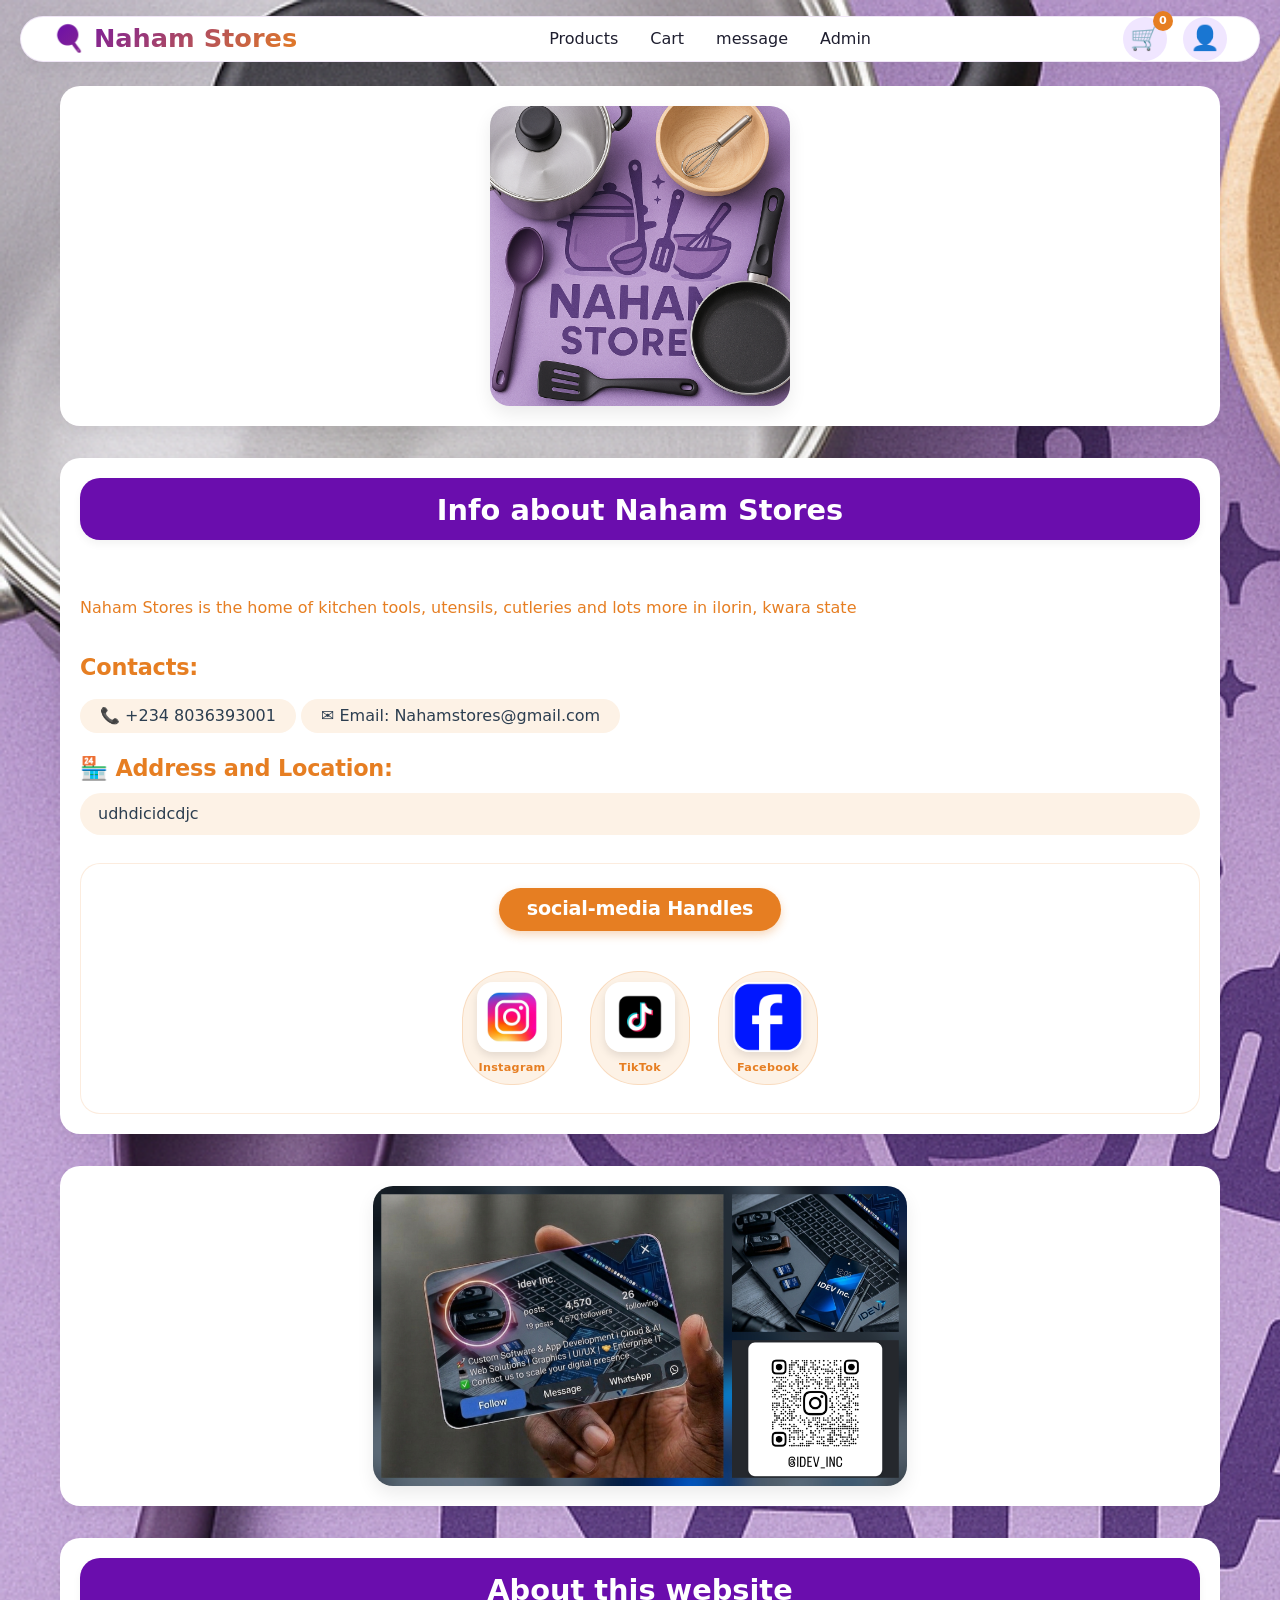
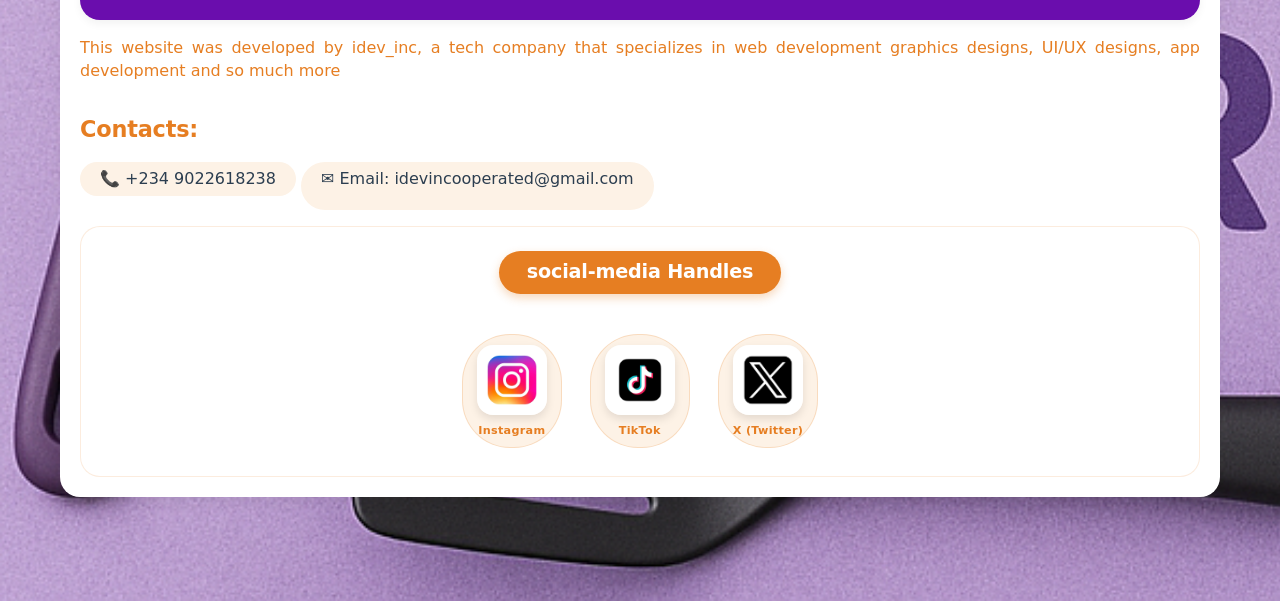
<file: profile.html>
<!DOCTYPE html>
<html lang="en">
<head>
    <meta charset="UTF-8">
    <meta name="viewport" content="width=device-width, initial-scale=1.0, user-scalable=yes">
    <title>About us | Naham Stores</title>
    <style>
        /* ----- RESET & BASE ----- */
        * {
            margin: 0;
            padding: 0;
            box-sizing: border-box;
        }

        /* UPDATED COLOR SCHEME: Replaced orange (#ff9900) with a refined 'Amber Glow' (#E67E22) 
           - warmer, more premium, complementary to purple */
        :root {
            --primary: #6a0dad;
            --primary-dark: #4b0082;
            --primary-light: #f0e6ff;
            --secondary: #E67E22;     /* New sophisticated coral-amber (replaces #ff9900) */
            --secondary-light: #fdf2e6;
            --dark: #1e1e2f;
        }

        /* BACKGROUND WALLPAPER (original style preserved) */
        body {
            background-image: url(logo.png);
            background-size: 32px 32px;
            font-family: system-ui, 'Segoe UI', 'Inter', -apple-system, BlinkMacSystemFont, 'Roboto', sans-serif;
            color: var(--dark);
            line-height: 1.4;
            background-size: cover;
        }

        /* H1 STYLE (primary background) */
        h1 {
            text-align: center;
            padding-bottom: 10px;
            background-color: var(--primary);
            border-radius: 20px;
            font-size: 1.8rem;
            font-weight: 700;
            color: white;
            margin-bottom: 16px;
            padding-top: 12px;
            box-shadow: 0 4px 8px rgba(0,0,0,0.05);
        }

        /* H3 updated to use new secondary color (instead of purple) for better consistency */
        h3 {
            color: var(--secondary);
            font-size: 1.4rem;
            font-weight: 600;
            margin-top: 12px;
            margin-bottom: 8px;
            letter-spacing: -0.2px;
        }

        .hd {
            padding-bottom: 40px;
        }

        /* IMAGE CENTERING (original classes) */
        .img {
            display: flex;
            align-items: center;
            justify-content: center;
        }

        .image {
            max-width: 100%;
            max-height: 300px;
            display: block;
            border-radius: 20px;
            object-fit: cover;
            box-shadow: 0 8px 18px rgba(0,0,0,0.08);
            transition: transform 0.2s;
        }

        .image:hover {
            transform: scale(1.01);
        }

        /* Profile/about/web cards */
        .profile, .about, .web {
            background: white;
            border-radius: 20px;
            padding: 20px;
            margin-top: 32px;
            box-shadow: 0 6px 14px rgba(0,0,0,0.05);
            transition: box-shadow 0.2s, transform 0.2s;
        }

        .profile:hover, .about:hover, .web:hover {
            box-shadow: 0 12px 24px rgba(106,13,173,0.12);
        }

        /* Social links container */
        .links {
            background-color: white;
            border-radius: 20px;
            text-align: center;
            padding: 12px 12px 20px 12px;
            margin-top: 20px;
            border: 1px solid rgba(230,126,34,0.15);
        }

        /* Links heading - using new secondary color */
        .links h3 {
            text-align: center;
            color: white;
            border-radius: 40px;
            background-color: var(--secondary);
            display: inline-block;
            padding: 8px 28px;
            margin-bottom: 24px;
            font-size: 1.2rem;
            box-shadow: 0 4px 10px rgba(230,126,34,0.3);
        }

        /* SOCIAL WRAPPER: CENTERED & BEAUTIFUL */
        .social-wrapper {
            display: flex;
            flex-wrap: wrap;
            justify-content: center;
            align-items: center;
            gap: 28px;
            margin: 16px 0 8px 0;
        }

        /* social-icon styling */
        .social-icon {
            display: inline-flex;
            flex-direction: column;
            align-items: center;
            text-decoration: none;
            transition: all 0.25s ease;
            background: var(--secondary-light);
            padding: 10px 14px 8px 14px;
            border-radius: 48px;
            min-width: 85px;
            border: 1px solid rgba(230,126,34,0.2);
        }

        .social-icon img {
            width: 70px;
            height: 70px;
            border-radius: 16px;
            transition: transform 0.2s ease, filter 0.2s;
            object-fit: cover;
            box-shadow: 0 4px 8px rgba(0,0,0,0.1);
        }

        .social-icon:hover {
            transform: translateY(-6px);
            background: #ffffff;
            box-shadow: 0 15px 25px rgba(230,126,34,0.2);
            border-color: var(--secondary);
        }

        .social-icon:hover img {
            transform: scale(1.05);
        }

        .social-label {
            margin-top: 8px;
            font-size: 0.7rem;
            font-weight: 600;
            color: var(--secondary);
            letter-spacing: 0.3px;
        }

        /* h4 style - secondary color applied (replaces orange) */
        h4 {
            padding-bottom: 20px;
            color: var(--secondary);
            text-align: justify;
            font-weight: 500;
            line-height: 1.45;
        }

        /* Contact & address styling */
        .cons p, .web p, .loc p {
            margin: 8px 0;
            font-size: 1rem;
            background: var(--secondary-light);
            display: inline-block;
            padding: 6px 20px;
            border-radius: 40px;
            color: #2c3e50;
        }

        .loc p {
            display: block;
            background: var(--secondary-light);
            padding: 10px 18px;
            border-radius: 32px;
        }

        /* Header and navigation (polished) */
        .header-container {
            display: flex;
            align-items: center;
            justify-content: space-between;
            flex-wrap: wrap;
            background: white;
            padding: 0 2rem;
            border-radius: 60px;
            margin: 16px 20px 0 20px;
            box-shadow: 0 8px 20px rgba(0,0,0,0.05);
            border: 1px solid rgba(106,13,173,0.1);
        }

        .logo {
            font-size: 1.6rem;
            font-weight: 700;
            background: linear-gradient(135deg, var(--primary) 0%, var(--secondary) 100%);
            background-clip: text;
            -webkit-background-clip: text;
            color: transparent;
        }

        .nav-links {
            display: flex;
            gap: 2rem;
            list-style: none;
        }

        .nav-links li a {
            text-decoration: none;
            font-weight: 500;
            color: var(--dark);
            transition: 0.2s;
            padding: 6px 0;
        }

        .nav-links li a:hover {
            color: var(--primary);
            border-bottom: 2px solid var(--secondary);
        }

        .header-icons {
            display: flex;
            gap: 16px;
            align-items: center;
        }

        .cart-icon, .user-icon {
            font-size: 1.5rem;
            cursor: pointer;
            background: var(--primary-light);
            width: 44px;
            height: 44px;
            display: flex;
            align-items: center;
            justify-content: center;
            border-radius: 40px;
            transition: 0.2s;
        }

        .cart-icon:hover, .user-icon:hover {
            background: var(--primary);
            color: white;
        }

        .cart-count {
            position: absolute;
            top: -6px;
            right: -6px;
            background: var(--secondary);
            color: white;
            font-size: 0.7rem;
            font-weight: bold;
            width: 20px;
            height: 20px;
            border-radius: 30px;
            display: flex;
            align-items: center;
            justify-content: center;
        }

        .cart-icon {
            position: relative;
        }

        /* mobile nav */
        .mobile-nav {
            display: none;
            position: fixed;
            bottom: 0;
            left: 0;
            right: 0;
            background: var(--dark);
            backdrop-filter: blur(10px);
            border-top: 1px solid rgba(230,126,34,0.2);
            padding: 10px 16px;
            justify-content: space-around;
            z-index: 1000;
            border-radius: 20px;

            
        }

        .mobile-nav .nav-item {
            display: flex;
            flex-direction: column;
            align-items: center;
            text-decoration: none;
            font-size: 0.7rem;
            font-weight: 500;
            color: white;
            transition: 0.2s;
        }

        .mobile-nav .nav-item i {
            font-size: 1.4rem;
        }

        .mobile-nav .nav-item.active, .mobile-nav .nav-item:hover {
            color: var(--secondary);
        }

        /* container width */
        .container {
            max-width: 1200px;
            margin: 24px auto;
            padding: 0 20px 80px 20px;
        }

        /* responsive refinements */
        @media (max-width: 780px) {
            .header-container {
                margin: 12px;
                padding: 8px 16px;
            }
            .nav-links {
                gap: 1rem;
                font-size: 0.85rem;
            }
            .logo {
                font-size: 1.2rem;
            }
            h1 {
                font-size: 1.5rem;
            }
            .social-icon img {
                width: 55px;
                height: 55px;
            }
            .social-wrapper {
                gap: 18px;
            }
        }

        @media (max-width: 640px) {
            .nav-links {
                display: none;
            }
            .mobile-nav {
                display: flex;
            }
            .container {
                padding-bottom: 90px;
            }
            .profile, .about, .web {
                padding: 18px;
            }
            .social-icon {
                min-width: 70px;
                padding: 6px 10px;
            }
            .social-icon img {
                width: 48px;
                height: 48px;
            }
        }

        /* Additional polish */
        .cons, .loc {
            margin-bottom: 8px;
        }
        .about h4, .web h4 {
            color: var(--secondary);
            text-align: justify;
        }
        .links {
            margin-top: 28px;
        }

        /* Button-like hover on contact info */
        .cons p:hover, .web p:hover, .loc p:hover {
            background: #fff1e6;
            transition: 0.2s;
        }
    </style>
</head>
<body style="background-size: cover;">

<header>
    <div class="header-container">
        <div class="logo">🍳 Naham Stores</div>
        <ul class="nav-links">
            <li><a href="products.html">Products</a></li>
            <li><a href="cart.html">Cart</a></li>
            <li><a href="user-chat.html">message</a></li>
            <li><a href="login.html">Admin</a></li>
        </ul>
        <div class="header-icons">
            <div class="cart-icon" onclick="window.location.href='cart.html'">🛒<span class="cart-count" id="cartCount">0</span></div>
            <div class="user-icon" onclick="window.location.href='register.html'">👤</div>
        </div>
    </div>
</header>

<div class="mobile-nav">
    <a href="products.html" class="nav-item active"><i>🏠</i><span>Shop</span></a>
    <a href="cart.html" class="nav-item"><i>🛒</i><span>Cart</span></a>
    <a href="user-chat.html" class="nav-item"><i>💬</i><span>message</span></a>
    <a href="login.html" class="nav-item"><i>🏪</i><span>admin</span></a>
</div>

<div class="container">
    <!-- FIRST PROFILE SECTION -->
    <div class="profile" style="margin-top: 0;">
        <div class="img">
            <img class="image" src="logo.png" alt="Naham Stores showcase">
        </div>
    </div>

    <!-- ABOUT NAHAM STORES -->
    <div class="about">
        <div class="hd">
            <h1> Info about Naham Stores</h1>
        </div>
        <div class="cons">
            <h4 style="padding-bottom: 20px;">
                Naham Stores is the home of kitchen tools, utensils, cutleries and lots more in ilorin, kwara state
            </h4>
            <h3>Contacts:</h3>
            <p>📞 +234 8036393001</p>
            <p>✉️ Email: Nahamstores@gmail.com</p>
        </div>
        <div class="loc">
            <h3>🏪 Address and Location:</h3>
            <p>udhdicidcdjc</p>
        </div>

        <!-- SOCIAL MEDIA HANDLES - FULLY CENTERED WITH NEW COLOR ACCENTS -->
        <div class="links">
            <h3>social-media Handles</h3>
            <div class="social-wrapper">
                <a href="https://www.instagram.com/Naham_stores" target="_blank" class="social-icon">
                    <img src="Instagram Logo.jpg"Instagram">
                    <span class="social-label">Instagram</span>
                </a>
                <a href="https://www.tiktok.com/@Naham_" target="_blank" class="social-icon">
                    <img src="tiktok.jpg" alt="TikTok">
                    <span class="social-label">TikTok</span>
                </a>
                <a href="https://www.facebook.com/Nahamstores" target="_blank" class="social-icon">
                    <img src="book.jpg" alt="Facebook">
                    <span class="social-label">Facebook</span>
                </a>
             
            </div>
        </div>
    </div>

    <!-- SECOND PROFILE IMAGE -->
    <div class="profile">
        <div class="img">
            <img class="image" src="dev.jpg" alt="Idev_inc. additional view">
        </div>
    </div>

    <!-- ABOUT THIS WEBSITE (developer section) -->
    <div class="web">
        <h1>About this website</h1>
        <h4 style="padding-bottom: 20px;">
            This website was developed by idev_inc, a tech company that specializes in web development
            graphics designs, UI/UX designs, app development and so much more
        </h4>
        <h3>Contacts:</h3>
        <p>📞 +234 9022618238</p>
        <p style="padding-bottom: 20px;">✉️ Email: idevincooperated@gmail.com</p>

        <!-- Developer social links - centered beautifully -->
        <div class="links" style="margin-top: 8px;">
            <h3>social-media Handles</h3>
            <div class="social-wrapper">
                <a href="https://www.instagram.com/idev_inc" target="_blank" class="social-icon">
                    <img src="Instagram Logo.jpg" alt="idev_inc Instagram">
                    <span class="social-label">Instagram</span>
                </a>
                <a href="https://www.tiktok.com/@Naham_" target="_blank" class="social-icon">
                    <img src="tiktok.jpg" alt="TikTok">
                    <span class="social-label">TikTok</span>
                </a>
              
                <a href="https://www.x.com/@Naham_stores" target="_blank" class="social-icon">
                    <img src="New Twitter logo X 2023 Twitter X logo vector download _ Premium Vector.jpg" alt="X logo">
                    <span class="social-label">X (Twitter)</span>
                </a>
            </div>
        </div>
    </div>
</div>

<!-- Cart count functionality (unchanged) -->
<script>
    function updateCartCount() {
        let cart = JSON.parse(localStorage.getItem('cart')) || [];
        let totalItems = cart.reduce((sum, item) => sum + (item.quantity || 1), 0);
        let cartSpan = document.getElementById('cartCount');
        if (cartSpan) cartSpan.innerText = totalItems;
    }
    updateCartCount();
    window.addEventListener('storage', updateCartCount);
    document.addEventListener('DOMContentLoaded', updateCartCount);
</script>
</body>
</html>
</file>
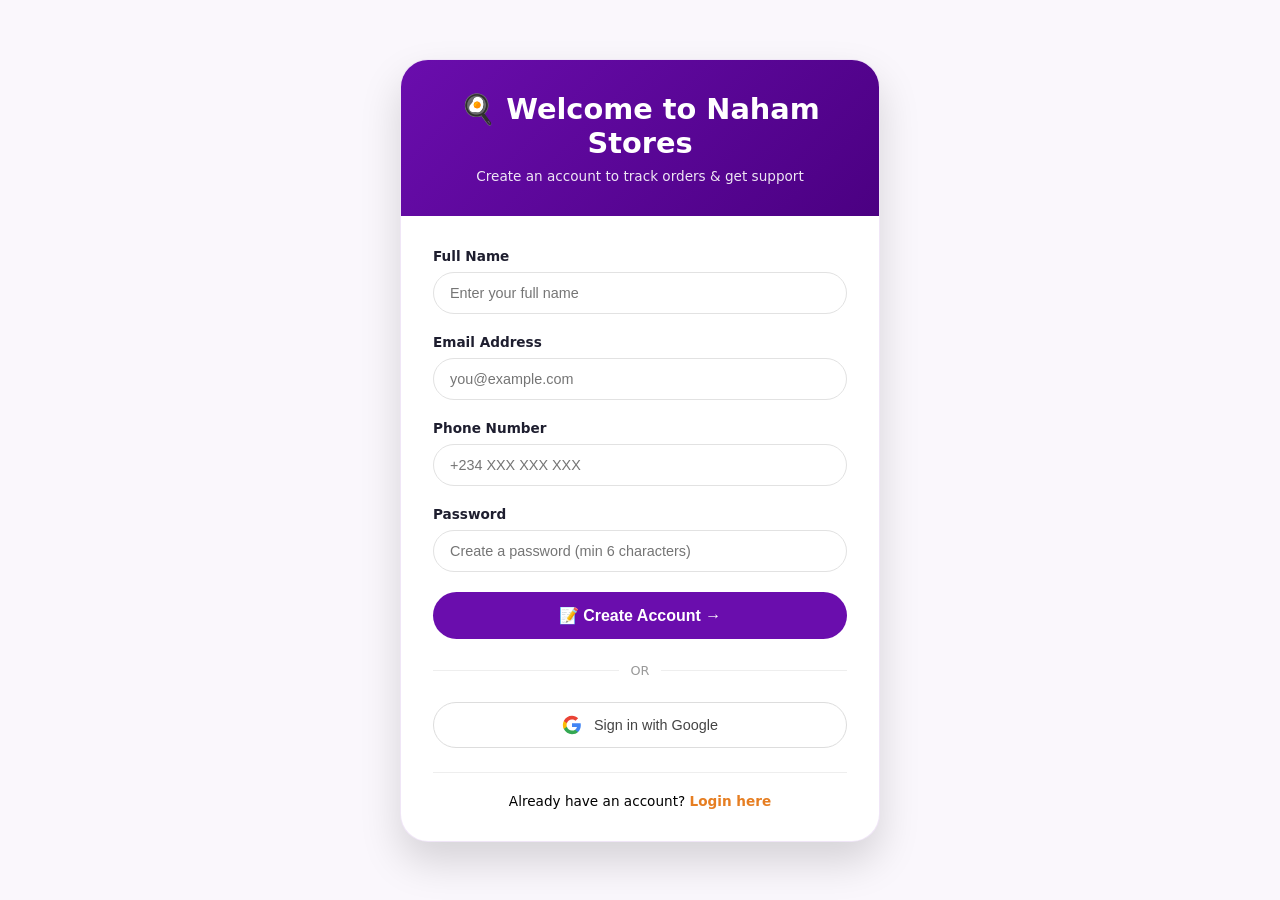
<file: register.html>
<!DOCTYPE html>
<html lang="en">
<head>
    <meta charset="UTF-8">
    <meta name="viewport" content="width=device-width, initial-scale=1.0, user-scalable=yes">
    <title>Register | Naham Stores</title>
    <style>
        /* ===== GLOBAL STYLES - MATCHING PROFILE PAGE ===== */
        * {
            margin: 0;
            padding: 0;
            box-sizing: border-box;
        }

        :root {
            --primary: #6a0dad;
            --primary-dark: #4b0082;
            --primary-light: #f0e6ff;
            --secondary: #E67E22;
            --secondary-light: #fdf2e6;
            --success: #2ecc71;
            --danger: #e74c3c;
            --dark: #1e1e2f;
            --card-radius: 28px;
            --shadow-sm: 0 12px 28px rgba(0, 0, 0, 0.08);
            --shadow-md: 0 20px 40px rgba(0, 0, 0, 0.15);
        }

        body {
            background-image: url('[data-uri]') repeat;
            background-color: #faf7fc;
            background-size: 32px 32px;
            font-family: system-ui, 'Segoe UI', 'Inter', -apple-system, BlinkMacSystemFont, 'Roboto', sans-serif;
            min-height: 100vh;
            display: flex;
            justify-content: center;
            align-items: center;
            padding: 20px;
        }

        .register-card {
            background: white;
            border-radius: var(--card-radius);
            width: 100%;
            max-width: 480px;
            overflow: hidden;
            box-shadow: var(--shadow-md);
            border: 1px solid rgba(106,13,173,0.1);
            transition: transform 0.2s;
        }

        .register-card:hover {
            transform: translateY(-4px);
        }

        .register-header {
            background: linear-gradient(135deg, var(--primary) 0%, var(--primary-dark) 100%);
            color: white;
            padding: 32px;
            text-align: center;
        }

        .register-header h1 {
            font-size: 1.8rem;
            margin-bottom: 8px;
            font-weight: 700;
        }

        .register-header p {
            opacity: 0.9;
            font-size: 0.85rem;
        }

        .register-body {
            padding: 32px;
        }

        .form-group {
            margin-bottom: 20px;
        }

        .form-group label {
            display: block;
            margin-bottom: 8px;
            font-weight: 600;
            color: var(--dark);
            font-size: 0.85rem;
        }

        .form-group input {
            width: 100%;
            padding: 12px 16px;
            border: 1px solid #e2e2e2;
            border-radius: 40px;
            font-size: 0.9rem;
            transition: all 0.2s;
        }

        .form-group input:focus {
            outline: none;
            border-color: var(--primary);
            box-shadow: 0 0 0 3px rgba(106,13,173,0.1);
        }

        .register-btn {
            width: 100%;
            padding: 14px;
            background: var(--primary);
            color: white;
            border: none;
            border-radius: 40px;
            font-size: 1rem;
            font-weight: 600;
            cursor: pointer;
            transition: all 0.2s;
        }

        .register-btn:hover {
            background: var(--primary-dark);
            transform: translateY(-2px);
            box-shadow: 0 6px 14px rgba(106,13,173,0.25);
        }

        /* Google Button */
        .google-btn {
            width: 100%;
            padding: 12px;
            background: white;
            color: #444;
            border: 1px solid #ddd;
            border-radius: 40px;
            font-size: 0.9rem;
            font-weight: 500;
            cursor: pointer;
            transition: all 0.2s;
            display: flex;
            align-items: center;
            justify-content: center;
            gap: 12px;
            margin-top: 16px;
        }

        .google-btn:hover {
            background: #f8f8f8;
            border-color: var(--primary);
            transform: translateY(-1px);
        }

        .divider {
            display: flex;
            align-items: center;
            text-align: center;
            margin: 24px 0;
            color: #999;
            font-size: 0.8rem;
        }

        .divider::before,
        .divider::after {
            content: '';
            flex: 1;
            border-bottom: 1px solid #eee;
        }

        .divider span {
            margin: 0 12px;
        }

        .message {
            margin-top: 20px;
            padding: 12px;
            border-radius: 30px;
            text-align: center;
            display: none;
            font-size: 0.85rem;
        }

        .message.success {
            background: #d4edda;
            color: #155724;
            display: block;
        }

        .message.error {
            background: #f8d7da;
            color: #721c24;
            display: block;
        }

        .login-link {
            text-align: center;
            margin-top: 24px;
            padding-top: 20px;
            border-top: 1px solid #eee;
            font-size: 0.85rem;
        }

        .login-link a {
            color: var(--secondary);
            text-decoration: none;
            font-weight: 600;
        }

        .toast {
            position: fixed;
            bottom: 30px;
            left: 50%;
            transform: translateX(-50%);
            background: var(--dark);
            color: white;
            padding: 12px 28px;
            border-radius: 50px;
            z-index: 1100;
            font-size: 0.85rem;
        }
    </style>
</head>
<body>
    <div class="register-card">
        <div class="register-header">
            <h1>🍳 Welcome to Naham Stores</h1>
            <p>Create an account to track orders & get support</p>
        </div>
        
        <div class="register-body">
            <form id="registerForm">
                <div class="form-group">
                    <label>Full Name</label>
                    <input type="text" id="fullName" placeholder="Enter your full name" required>
                </div>
                
                <div class="form-group">
                    <label>Email Address</label>
                    <input type="email" id="email" placeholder="you@example.com" required>
                </div>
                
                <div class="form-group">
                    <label>Phone Number</label>
                    <input type="tel" id="phone" placeholder="+234 XXX XXX XXX" required>
                </div>
                
                <div class="form-group">
                    <label>Password</label>
                    <input type="password" id="password" placeholder="Create a password (min 6 characters)">
                </div>
                
                <button type="submit" class="register-btn">📝 Create Account →</button>
            </form>
            
            <div class="divider">
                <span>OR</span>
            </div>
            
            <button class="google-btn" onclick="signInWithGoogle()">
                <svg width="20" height="20" viewBox="0 0 24 24">
                    <path fill="#4285F4" d="M22.56 12.25c0-.78-.07-1.53-.2-2.25H12v4.26h5.92c-.26 1.37-1.04 2.53-2.21 3.31v2.77h3.57c2.08-1.92 3.28-4.74 3.28-8.09z"/>
                    <path fill="#34A853" d="M12 23c2.97 0 5.46-.98 7.28-2.66l-3.57-2.77c-.98.66-2.23 1.06-3.71 1.06-2.86 0-5.29-1.93-6.16-4.53H2.18v2.84C3.99 20.53 7.7 23 12 23z"/>
                    <path fill="#FBBC05" d="M5.84 14.09c-.22-.66-.35-1.36-.35-2.09s.13-1.43.35-2.09V7.07H2.18C1.43 8.55 1 10.22 1 12s.43 3.45 1.18 4.93l2.85-2.22.81-.62z"/>
                    <path fill="#EA4335" d="M12 5.38c1.62 0 3.06.56 4.21 1.64l3.15-3.15C17.45 2.09 14.97 1 12 1 7.7 1 3.99 3.47 2.18 7.07l3.66 2.84c.87-2.6 3.3-4.53 6.16-4.53z"/>
                </svg>
                Sign in with Google
            </button>
            
            <div id="messageBox" class="message"></div>
            
            <div class="login-link">
                Already have an account? <a href="#" onclick="loginExistingUser()">Login here</a>
            </div>
        </div>
    </div>

    <script>
        // Initialize Google Sign-In
        function initGoogleSignIn() {
            // Load Google Identity Services
            const script = document.createElement('script');
            script.src = 'https://accounts.google.com/gsi/client';
            script.async = true;
            script.defer = true;
            document.head.appendChild(script);
        }

        // Google Sign-In handler
        window.signInWithGoogle = function() {
            // For demo purposes, simulate Google sign-in
            // In production, you would use Google's actual OAuth
            const fakeGoogleUser = {
                name: prompt("Enter your Google account name (Demo):", "John Doe") || "Google User",
                email: prompt("Enter your Google email (Demo):", "user@gmail.com") || "user@gmail.com",
                picture: "https://ui-avatars.com/api/?background=6a0dad&color=fff&rounded=true&size=100&bold=true&name=" + encodeURIComponent("Google User")
            };
            
            if (fakeGoogleUser.name && fakeGoogleUser.email) {
                const userId = 'google_' + Date.now();
                const userData = {
                    id: userId,
                    name: fakeGoogleUser.name,
                    email: fakeGoogleUser.email,
                    phone: '',
                    nickname: fakeGoogleUser.name.split(' ')[0],
                    profilePicture: fakeGoogleUser.picture,
                    authProvider: 'google',
                    createdAt: new Date().toISOString()
                };
                
                // Save user data
                let users = JSON.parse(localStorage.getItem('store_users')) || [];
                const existing = users.find(u => u.email === userData.email);
                if (!existing) {
                    users.push(userData);
                    localStorage.setItem('store_users', JSON.stringify(users));
                }
                
                localStorage.setItem('currentUserId', userData.id);
                localStorage.setItem('currentUser', JSON.stringify(userData));
                
                showMessage('✅ Google Sign-In successful! Redirecting...', 'success');
                setTimeout(() => {
                    window.location.href = 'user-profile.html';
                }, 1500);
            }
        };

        // Regular registration
        document.getElementById('registerForm').addEventListener('submit', async (e) => {
            e.preventDefault();
            
            const name = document.getElementById('fullName').value.trim();
            const email = document.getElementById('email').value.trim();
            const phone = document.getElementById('phone').value.trim();
            const password = document.getElementById('password').value;
            
            if (!name || !email || !phone) {
                showMessage('Please fill all required fields', 'error');
                return;
            }
            
            // Check if user already exists
            let users = JSON.parse(localStorage.getItem('store_users')) || [];
            const existingUser = users.find(u => u.email === email);
            
            if (existingUser) {
                showMessage('User with this email already exists. Please login.', 'error');
                return;
            }
            
            const userId = 'user_' + Date.now();
            const userData = {
                id: userId,
                name: name,
                email: email,
                phone: phone,
                nickname: name.split(' ')[0],
                profilePicture: `https://ui-avatars.com/api/?background=6a0dad&color=fff&rounded=true&size=100&bold=true&name=${encodeURIComponent(name)}`,
                authProvider: 'local',
                createdAt: new Date().toISOString()
            };
            
            users.push(userData);
            localStorage.setItem('store_users', JSON.stringify(users));
            localStorage.setItem('currentUserId', userId);
            localStorage.setItem('currentUser', JSON.stringify(userData));
            
            showMessage('✅ Registration successful! Redirecting to your profile...', 'success');
            setTimeout(() => {
                window.location.href = 'user-profile.html';
            }, 1500);
        });
        
        function loginExistingUser() {
            const email = prompt('Enter your email address:');
            if (email) {
                let users = JSON.parse(localStorage.getItem('store_users')) || [];
                const user = users.find(u => u.email === email);
                
                if (user) {
                    localStorage.setItem('currentUserId', user.id);
                    localStorage.setItem('currentUser', JSON.stringify(user));
                    window.location.href = 'user-profile.html';
                } else {
                    showMessage('User not found. Please register first.', 'error');
                }
            }
        }
        
        function showMessage(msg, type) {
            const box = document.getElementById('messageBox');
            box.textContent = msg;
            box.className = `message ${type}`;
            setTimeout(() => {
                box.style.display = 'none';
                box.className = 'message';
            }, 3000);
        }
        
        // Initialize
        initGoogleSignIn();
    </script>
</body>
</html>
</file>
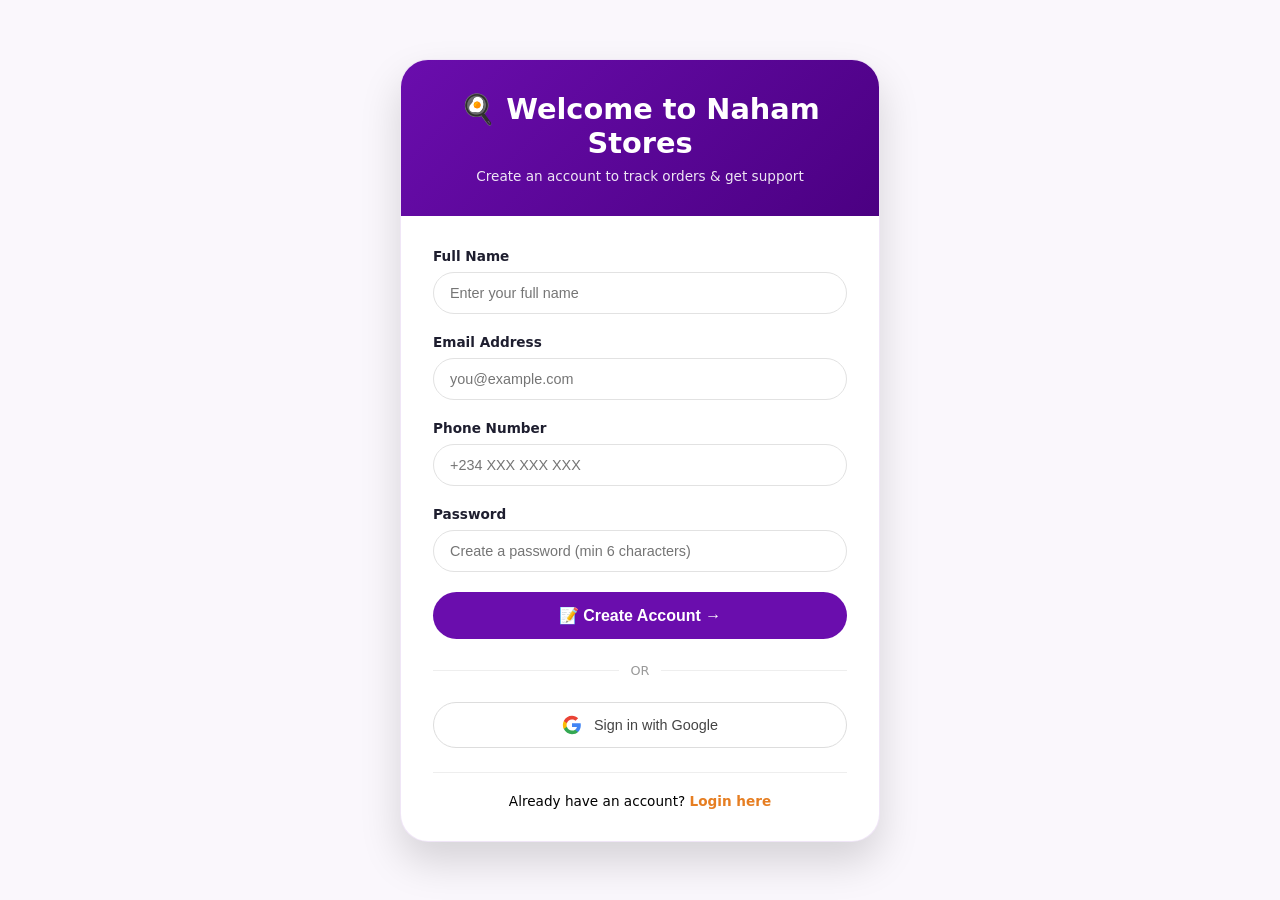
<file: user-chat.html>
<!DOCTYPE html>
<html lang="en">
<head>
    <meta charset="UTF-8">
    <meta name="viewport" content="width=device-width, initial-scale=1.0, user-scalable=yes">
    <title>Customer Support Chat | Naham Stores</title>
    <style>
        * {
            margin: 0;
            padding: 0;
            box-sizing: border-box;
        }

        :root {
            --primary: #6a0dad;
            --primary-dark: #4b0082;
            --primary-light: #f0e6ff;
            --secondary: #E67E22;
            --success: #2ecc71;
            --danger: #e74c3c;
            --dark: #1e1e2f;
            --card-radius: 28px;
            --shadow-sm: 0 12px 28px rgba(0, 0, 0, 0.08);
        }

        body {
            font-family: system-ui, 'Segoe UI', 'Inter', -apple-system, BlinkMacSystemFont, 'Roboto', sans-serif;
            background-image: url('[data-uri]') repeat;
            background-color: #faf7fc;
            background-size: 32px 32px;
            height: 100vh;
            display: flex;
            flex-direction: column;
            overflow: hidden;
        }

        .chat-header {
            background: linear-gradient(135deg, var(--primary) 0%, var(--primary-dark) 100%);
            color: white;
            padding: 16px 20px;
            display: flex;
            align-items: center;
            gap: 12px;
            box-shadow: var(--shadow-sm);
        }

        .back-btn {
            background: rgba(255,255,255,0.2);
            border: none;
            color: white;
            font-size: 1.3rem;
            cursor: pointer;
            text-decoration: none;
            width: 40px;
            height: 40px;
            display: flex;
            align-items: center;
            justify-content: center;
            border-radius: 50%;
            transition: 0.2s;
        }

        .back-btn:hover { background: rgba(255,255,255,0.3); }

        .header-info { flex: 1; }
        .header-info h2 { font-size: 1.1rem; margin-bottom: 4px; }
        .online-status { font-size: 0.7rem; opacity: 0.9; display: flex; align-items: center; gap: 6px; }
        .user-info { font-size: 0.65rem; opacity: 0.8; margin-top: 2px; }
        .header-avatar { font-size: 1.8rem; }

        .messages-container {
            flex: 1;
            overflow-y: auto;
            padding: 20px;
            display: flex;
            flex-direction: column;
            gap: 12px;
            background: rgba(255,255,255,0.6);
        }

        .message {
            max-width: 80%;
            padding: 10px 16px;
            border-radius: 20px;
            animation: fadeIn 0.2s;
            word-wrap: break-word;
            box-shadow: 0 1px 2px rgba(0,0,0,0.05);
        }

        @keyframes fadeIn { from { opacity: 0; transform: translateY(5px); } to { opacity: 1; transform: translateY(0); } }

        .message.user {
            background: var(--primary);
            color: white;
            align-self: flex-end;
            border-radius: 20px 20px 4px 20px;
        }

        .message.support {
            background: white;
            color: var(--dark);
            align-self: flex-start;
            border-radius: 20px 20px 20px 4px;
            border: 1px solid rgba(106,13,173,0.1);
        }

        /* Attachment styles */
        .message-attachment {
            margin-top: 8px;
            padding: 8px 12px;
            background: rgba(0,0,0,0.05);
            border-radius: 12px;
            display: inline-block;
        }
        .message.user .message-attachment { background: rgba(255,255,255,0.15); }
        .attachment-image {
            max-width: 200px;
            max-height: 150px;
            border-radius: 12px;
            cursor: pointer;
            margin-top: 5px;
        }
        .attachment-file {
            display: flex;
            align-items: center;
            gap: 8px;
            text-decoration: none;
            font-size: 0.8rem;
        }
        .message.user .attachment-file { color: #ffd966; }
        .message.support .attachment-file { color: var(--primary); }

        .message-time {
            font-size: 0.6rem;
            opacity: 0.7;
            margin-top: 5px;
            display: flex;
            justify-content: flex-end;
        }

        .typing-indicator {
            padding: 8px 15px;
            background: white;
            border-radius: 20px;
            width: fit-content;
            font-size: 0.75rem;
            color: var(--primary);
            font-style: italic;
            border: 1px solid rgba(106,13,173,0.1);
            animation: pulse 1s infinite;
        }

        @keyframes pulse { 0%, 100% { opacity: 0.6; } 50% { opacity: 1; } }

        .message-input-area {
            padding: 16px 20px;
            background: white;
            border-top: 1px solid rgba(106,13,173,0.1);
            display: flex;
            gap: 12px;
            align-items: center;
            flex-wrap: wrap;
        }

        .message-input-area input {
            flex: 1;
            padding: 12px 18px;
            border: 1px solid #e2e2e2;
            border-radius: 40px;
            font-size: 0.9rem;
            transition: 0.2s;
            min-width: 150px;
        }

        .message-input-area input:focus {
            outline: none;
            border-color: var(--primary);
            box-shadow: 0 0 0 3px rgba(106,13,173,0.1);
        }

        .attach-btn, .emoji-btn {
            background: var(--primary-light);
            border: none;
            font-size: 1.2rem;
            cursor: pointer;
            width: 44px;
            height: 44px;
            border-radius: 50%;
            transition: 0.2s;
            display: flex;
            align-items: center;
            justify-content: center;
        }

        .attach-btn:hover, .emoji-btn:hover { background: var(--primary); color: white; transform: scale(1.05); }

        .send-btn {
            padding: 12px 28px;
            background: var(--primary);
            color: white;
            border: none;
            border-radius: 40px;
            cursor: pointer;
            font-weight: 600;
            transition: 0.2s;
        }

        .send-btn:hover {
            background: var(--primary-dark);
            transform: translateY(-1px);
        }

        .attachment-preview {
            display: flex;
            align-items: center;
            gap: 8px;
            background: var(--primary-light);
            padding: 5px 12px;
            border-radius: 30px;
            font-size: 0.75rem;
        }

        .remove-attachment {
            background: none;
            border: none;
            cursor: pointer;
            color: var(--danger);
            font-size: 1rem;
        }

        .no-messages {
            display: flex;
            flex-direction: column;
            align-items: center;
            justify-content: center;
            height: 100%;
            text-align: center;
            color: #aaa;
            gap: 12px;
        }

        .no-messages span { font-size: 3rem; }

        .back-to-shop {
            display: block;
            text-align: center;
            margin: 10px 20px;
            padding: 10px;
            background: var(--secondary);
            color: white;
            text-decoration: none;
            border-radius: 40px;
            font-weight: 600;
            font-size: 0.85rem;
            transition: 0.2s;
        }

        .back-to-shop:hover {
            background: #d35400;
            transform: translateY(-1px);
        }

        .notification-toast {
            position: fixed;
            bottom: 80px;
            left: 50%;
            transform: translateX(-50%);
            background: var(--dark);
            color: white;
            padding: 10px 20px;
            border-radius: 40px;
            font-size: 0.8rem;
            z-index: 1000;
            animation: slideUp 0.3s ease;
            white-space: nowrap;
        }

        @keyframes slideUp { from { opacity: 0; transform: translateX(-50%) translateY(20px); } to { opacity: 1; transform: translateX(-50%) translateY(0); } }

        .image-modal {
            position: fixed;
            top: 0;
            left: 0;
            width: 100%;
            height: 100%;
            background: rgba(0,0,0,0.9);
            z-index: 2000;
            display: flex;
            align-items: center;
            justify-content: center;
            cursor: pointer;
        }
        .image-modal img { max-width: 90%; max-height: 90%; border-radius: 8px; }

        @media (max-width: 480px) {
            .message { max-width: 90%; }
            .send-btn { padding: 10px 20px; }
            .notification-toast { white-space: normal; text-align: center; max-width: 90%; }
            .attachment-image { max-width: 150px; max-height: 120px; }
            .message-input-area { flex-wrap: wrap; }
        }
    </style>
</head>
<body>
    <div class="chat-header">
        <a href="products.html" class="back-btn">←</a>
        <div class="header-info">
            <h2>🍳 Naham Stores Support</h2>
            <div class="online-status" id="onlineStatus"><span>🟢</span> Connecting...</div>
            <div class="user-info" id="userInfo"></div>
        </div>
        <div class="header-avatar">💬</div>
    </div>

    <div class="messages-container" id="messagesContainer">
        <div class="no-messages"><span>💬</span><h3>Start a conversation</h3><p>Send us a message and we'll get back to you shortly!</p></div>
    </div>

    <div class="message-input-area">
        <button class="attach-btn" id="attachBtn" title="Attach file">📎</button>
        <button class="emoji-btn" id="emojiBtn" title="Add emoji">😊</button>
        <input type="text" id="messageInput" placeholder="Type your message...">
        <button class="send-btn" id="sendBtn">Send 📤</button>
        <div id="attachmentPreview" style="display: none;" class="attachment-preview"></div>
    </div>

    <a href="products.html" class="back-to-shop">🛍️ Back to Shopping</a>

    <script>
        // ========== REAL-TIME MESSAGING USING BroadcastChannel ==========
        let currentUser = null;
        let typingTimeout = null;
        let pendingAttachment = null;
        
        const chatChannel = new BroadcastChannel('naham_chat');
        
        chatChannel.onmessage = (event) => {
            const { type, data } = event.data;
            
            if (type === 'NEW_MESSAGE') {
                if (data.from === 'admin' && data.to === currentUser?.id) {
                    renderMessage(data);
                    playNotificationSound();
                    showToast('📩 New message from Support');
                    markMessageAsRead(data.id);
                }
            }
            
            if (type === 'TYPING') {
                if (data.from === 'admin' && data.to === currentUser?.id) {
                    showTypingIndicator(data.isTyping, 'Admin');
                }
            }
        };
        
        function loadCurrentUser() {
            const storedUser = localStorage.getItem('currentUser');
            if (storedUser) {
                currentUser = JSON.parse(storedUser);
                document.getElementById('userInfo').innerHTML = `${escapeHtml(currentUser.name)} | ${escapeHtml(currentUser.email)}`;
                updateUserOnlineStatus(true);
                return true;
            }
            const users = JSON.parse(localStorage.getItem('store_users')) || [];
            if (users.length > 0) {
                currentUser = users[0];
                localStorage.setItem('currentUser', JSON.stringify(currentUser));
                localStorage.setItem('currentUserId', currentUser.id);
                document.getElementById('userInfo').innerHTML = `${escapeHtml(currentUser.name)} | ${escapeHtml(currentUser.email)}`;
                updateUserOnlineStatus(true);
                return true;
            }
            return false;
        }
        
        if (!loadCurrentUser()) { window.location.href = 'register.html'; }
        
        function getAllMessages() { return JSON.parse(localStorage.getItem('chat_messages')) || []; }
        function saveMessages(messages) { localStorage.setItem('chat_messages', JSON.stringify(messages)); }
        
        function loadUserMessages() {
            if (!currentUser) return [];
            const messages = getAllMessages();
            return messages.filter(m => 
                (m.from === currentUser.id && m.to === 'admin') || 
                (m.from === 'admin' && m.to === currentUser.id)
            ).sort((a, b) => new Date(a.timestamp) - new Date(b.timestamp));
        }
        
        function renderMessage(msg) {
            const container = document.getElementById('messagesContainer');
            const noMessages = container.querySelector('.no-messages');
            if (noMessages) noMessages.remove();
            
            let attachmentHtml = '';
            if (msg.attachment) {
                if (msg.attachment.type === 'image') {
                    attachmentHtml = `<div class="message-attachment"><img src="${msg.attachment.data}" class="attachment-image" onclick="viewFullImage('${msg.attachment.data}')"></div>`;
                } else {
                    attachmentHtml = `<div class="message-attachment"><a href="${msg.attachment.data}" download="${msg.attachment.name}" class="attachment-file">📎 ${escapeHtml(msg.attachment.name)} (${formatFileSize(msg.attachment.size)})</a></div>`;
                }
            }
            
            const messageDiv = document.createElement('div');
            messageDiv.className = `message ${msg.from === currentUser.id ? 'user' : 'support'}`;
            messageDiv.innerHTML = `
                ${msg.text ? escapeHtml(msg.text) : ''}
                ${attachmentHtml}
                <div class="message-time">${formatTime(msg.timestamp)}</div>
            `;
            container.appendChild(messageDiv);
            container.scrollTop = container.scrollHeight;
        }
        
        function displayMessages() {
            const container = document.getElementById('messagesContainer');
            const messages = loadUserMessages();
            
            if (messages.length === 0) {
                container.innerHTML = `<div class="no-messages"><span>💬</span><h3>Start a conversation</h3><p>Send us a message and we'll get back to you shortly!</p></div>`;
                return;
            }
            
            container.innerHTML = messages.map(msg => {
                let attachmentHtml = '';
                if (msg.attachment) {
                    if (msg.attachment.type === 'image') {
                        attachmentHtml = `<div class="message-attachment"><img src="${msg.attachment.data}" class="attachment-image" onclick="viewFullImage('${msg.attachment.data}')"></div>`;
                    } else {
                        attachmentHtml = `<div class="message-attachment"><a href="${msg.attachment.data}" download="${msg.attachment.name}" class="attachment-file">📎 ${escapeHtml(msg.attachment.name)} (${formatFileSize(msg.attachment.size)})</a></div>`;
                    }
                }
                return `
                    <div class="message ${msg.from === currentUser.id ? 'user' : 'support'}">
                        ${msg.text ? escapeHtml(msg.text) : ''}
                        ${attachmentHtml}
                        <div class="message-time">${formatTime(msg.timestamp)}</div>
                    </div>
                `;
            }).join('');
            
            container.scrollTop = container.scrollHeight;
        }
        
        function sendMessageWithAttachment(text, attachment) {
            if (!text && !attachment) return;
            if (!currentUser) return;
            
            const newMessage = {
                id: Date.now().toString(),
                from: currentUser.id,
                to: 'admin',
                text: text || '',
                attachment: attachment || null,
                timestamp: new Date().toISOString(),
                read: false,
                userName: currentUser.name
            };
            
            const messages = getAllMessages();
            messages.push(newMessage);
            saveMessages(messages);
            
            renderMessage(newMessage);
            
            chatChannel.postMessage({ type: 'NEW_MESSAGE', data: newMessage });
            
            playNotificationSound();
        }
        
        function sendMessage() {
            const input = document.getElementById('messageInput');
            const text = input.value.trim();
            sendMessageWithAttachment(text, pendingAttachment);
            input.value = '';
            clearPendingAttachment();
        }
        
        function handleFileAttachment(file) {
            const reader = new FileReader();
            reader.onload = function(e) {
                const isImage = file.type.startsWith('image/');
                pendingAttachment = {
                    name: file.name,
                    size: file.size,
                    type: isImage ? 'image' : 'file',
                    data: e.target.result
                };
                showAttachmentPreview(pendingAttachment);
            };
            reader.readAsDataURL(file);
        }
        
        function showAttachmentPreview(attachment) {
            const previewDiv = document.getElementById('attachmentPreview');
            if (attachment.type === 'image') {
                previewDiv.innerHTML = `<img src="${attachment.data}" style="height:40px;width:40px;border-radius:8px;object-fit:cover;"><span>${escapeHtml(attachment.name)}</span><button class="remove-attachment" onclick="clearPendingAttachment()">✕</button>`;
            } else {
                previewDiv.innerHTML = `<span>📎 ${escapeHtml(attachment.name)}</span><button class="remove-attachment" onclick="clearPendingAttachment()">✕</button>`;
            }
            previewDiv.style.display = 'flex';
        }
        
        function clearPendingAttachment() {
            pendingAttachment = null;
            document.getElementById('attachmentPreview').style.display = 'none';
            document.getElementById('attachmentPreview').innerHTML = '';
        }
        
        function formatFileSize(bytes) {
            if (bytes < 1024) return bytes + ' B';
            if (bytes < 1048576) return (bytes / 1024).toFixed(1) + ' KB';
            return (bytes / 1048576).toFixed(1) + ' MB';
        }
        
        function markMessageAsRead(messageId) {
            let messages = getAllMessages();
            let modified = false;
            messages = messages.map(msg => {
                if (msg.id === messageId && !msg.read) {
                    modified = true;
                    return { ...msg, read: true };
                }
                return msg;
            });
            if (modified) saveMessages(messages);
        }
        
        function markAllMessagesAsRead() {
            let messages = getAllMessages();
            let modified = false;
            messages = messages.map(msg => {
                if (msg.from === 'admin' && msg.to === currentUser?.id && !msg.read) {
                    modified = true;
                    return { ...msg, read: true };
                }
                return msg;
            });
            if (modified) saveMessages(messages);
        }
        
        function sendTypingIndicator(isTyping) {
            if (currentUser) {
                chatChannel.postMessage({
                    type: 'TYPING',
                    data: { from: currentUser.id, to: 'admin', isTyping: isTyping, userName: currentUser.name }
                });
            }
        }
        
        function showTypingIndicator(isTyping, userName) {
            const container = document.getElementById('messagesContainer');
            const existing = document.getElementById('typingIndicator');
            if (isTyping && !existing) {
                const indicator = document.createElement('div');
                indicator.id = 'typingIndicator';
                indicator.className = 'typing-indicator';
                indicator.innerHTML = `${userName} is typing...`;
                container.appendChild(indicator);
                container.scrollTop = container.scrollHeight;
            } else if (!isTyping && existing) { existing.remove(); }
        }
        
        function updateUserOnlineStatus(isOnline) {
            const onlineStatus = JSON.parse(localStorage.getItem('user_online_status')) || {};
            onlineStatus[currentUser.id] = isOnline;
            localStorage.setItem('user_online_status', JSON.stringify(onlineStatus));
            chatChannel.postMessage({ type: 'USER_STATUS', data: { userId: currentUser.id, isOnline: isOnline } });
            const statusSpan = document.getElementById('onlineStatus');
            statusSpan.innerHTML = isOnline ? '<span>🟢</span> Online' : '<span>⚫</span> Offline';
        }
        
        function formatTime(timestamp) {
            if (!timestamp) return 'N/A';
            const date = new Date(timestamp);
            const now = new Date();
            if (date.toDateString() === now.toDateString()) {
                return date.toLocaleTimeString([], { hour: '2-digit', minute: '2-digit' });
            }
            return date.toLocaleDateString() + ' ' + date.toLocaleTimeString([], { hour: '2-digit', minute: '2-digit' });
        }
        
        function escapeHtml(str) {
            if (!str) return '';
            return str.replace(/[&<>]/g, m => m === '&' ? '&amp;' : m === '<' ? '&lt;' : '&gt;');
        }
        
        function playNotificationSound() {
            try {
                const audioContext = new (window.AudioContext || window.webkitAudioContext)();
                const oscillator = audioContext.createOscillator();
                const gainNode = audioContext.createGain();
                oscillator.connect(gainNode);
                gainNode.connect(audioContext.destination);
                oscillator.frequency.value = 880;
                gainNode.gain.value = 0.15;
                oscillator.start();
                gainNode.gain.exponentialRampToValueAtTime(0.00001, audioContext.currentTime + 0.3);
                oscillator.stop(audioContext.currentTime + 0.2);
                audioContext.resume();
            } catch(e) {}
        }
        
        function showToast(message) {
            const existingToast = document.querySelector('.notification-toast');
            if (existingToast) existingToast.remove();
            const toast = document.createElement('div');
            toast.className = 'notification-toast';
            toast.innerHTML = message;
            document.body.appendChild(toast);
            setTimeout(() => toast.remove(), 3000);
        }
        
        function viewFullImage(src) {
            const modal = document.createElement('div');
            modal.className = 'image-modal';
            modal.innerHTML = `<img src="${src}">`;
            modal.onclick = () => modal.remove();
            document.body.appendChild(modal);
        }
        
        function setUserOnline() {
            updateUserOnlineStatus(true);
            window.addEventListener('beforeunload', () => updateUserOnlineStatus(false));
            document.addEventListener('visibilitychange', () => {
                updateUserOnlineStatus(!document.hidden);
                if (!document.hidden) { displayMessages(); markAllMessagesAsRead(); }
            });
        }
        
        function showEmojiPicker() {
            const emojis = ['😊', '👍', '❤️', '😂', '🎉', '🔥', '✅', '🙏', '😢', '😡', '🌟', '💯', '🤔', '👋', '✨', '🍳', '🛍️', '📦', '🚚', '✅'];
            const picker = document.createElement('div');
            picker.style.cssText = 'position:fixed;bottom:100px;left:50%;transform:translateX(-50%);background:white;border-radius:20px;padding:10px;display:grid;grid-template-columns:repeat(5,1fr);gap:8px;box-shadow:0 4px 12px rgba(0,0,0,0.15);z-index:1000;';
            emojis.forEach(emoji => {
                const btn = document.createElement('button');
                btn.textContent = emoji;
                btn.style.cssText = 'font-size:1.5rem;border:none;background:var(--primary-light);border-radius:12px;cursor:pointer;padding:8px;transition:0.2s;';
                btn.onclick = () => {
                    const input = document.getElementById('messageInput');
                    input.value += emoji;
                    picker.remove();
                };
                picker.appendChild(btn);
            });
            document.body.appendChild(picker);
            setTimeout(() => picker.remove(), 10000);
        }
        
        window.addEventListener('storage', (e) => {
            if (e.key === 'chat_messages') { displayMessages(); markAllMessagesAsRead(); }
        });
        
        document.getElementById('sendBtn')?.addEventListener('click', sendMessage);
        document.getElementById('messageInput')?.addEventListener('keypress', (e) => { if (e.key === 'Enter') sendMessage(); });
        document.getElementById('messageInput')?.addEventListener('input', () => {
            sendTypingIndicator(true);
            clearTimeout(typingTimeout);
            typingTimeout = setTimeout(() => sendTypingIndicator(false), 1000);
        });
        document.getElementById('attachBtn')?.addEventListener('click', () => {
            const input = document.createElement('input');
            input.type = 'file';
            input.onchange = (e) => { if (e.target.files[0]) handleFileAttachment(e.target.files[0]); };
            input.click();
        });
        document.getElementById('emojiBtn')?.addEventListener('click', showEmojiPicker);
        
        displayMessages();
        setUserOnline();
        markAllMessagesAsRead();
        
        let refreshInterval = setInterval(() => { displayMessages(); markAllMessagesAsRead(); }, 2000);
        
        window.addEventListener('beforeunload', () => {
            if (refreshInterval) clearInterval(refreshInterval);
            updateUserOnlineStatus(false);
        });
        
        window.viewFullImage = viewFullImage;
        window.clearPendingAttachment = clearPendingAttachment;
    </script>
</body>
</html>
</file>
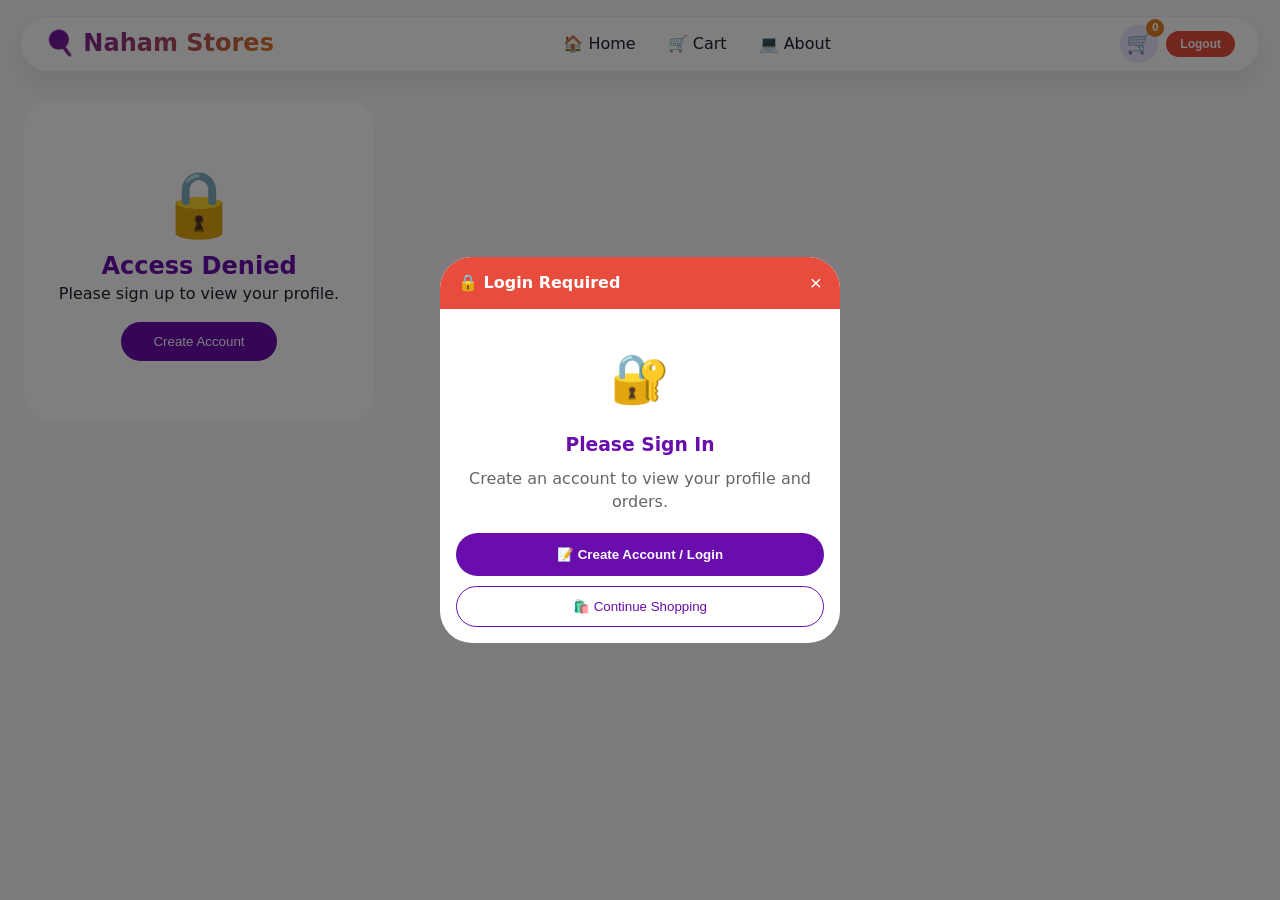
<file: user-profile.html>
<!DOCTYPE html>
<html lang="en">
<head>
    <meta charset="UTF-8">
    <meta name="viewport" content="width=device-width, initial-scale=1.0, user-scalable=yes, viewport-fit=cover">
    <title>My Profile | Naham Stores</title>
    <style>
        * {
            margin: 0;
            padding: 0;
            box-sizing: border-box;
        }

        :root {
            --primary: #6a0dad;
            --primary-dark: #4b0082;
            --primary-light: #f0e6ff;
            --secondary: #E67E22;
            --secondary-light: #fdf2e6;
            --success: #2ecc71;
            --danger: #e74c3c;
            --info: #3498db;
            --dark: #1e1e2f;
            --card-radius: 28px;
            --shadow-sm: 0 12px 28px rgba(0, 0, 0, 0.08);
            --shadow-hover: 0 20px 32px rgba(106, 13, 173, 0.12);
        }

        body {
            background-image: url('[data-uri]') repeat;
            background-color: #faf7fc;
            background-size: 32px 32px;
            font-family: system-ui, 'Segoe UI', 'Inter', -apple-system, BlinkMacSystemFont, 'Roboto', sans-serif;
            color: var(--dark);
            line-height: 1.4;
        }

        /* Header */
        .header-container {
            display: flex;
            align-items: center;
            justify-content: space-between;
            flex-wrap: wrap;
            background: white;
            padding: 8px 20px;
            border-radius: 60px;
            margin: 12px 16px 0 16px;
            box-shadow: var(--shadow-sm);
            border: 1px solid rgba(106,13,173,0.08);
        }

        .logo {
            font-size: 1.2rem;
            font-weight: 700;
            background: linear-gradient(135deg, var(--primary) 0%, var(--secondary) 100%);
            background-clip: text;
            -webkit-background-clip: text;
            color: transparent;
            text-decoration: none;
        }

        .nav-links {
            display: flex;
            gap: 1.2rem;
            list-style: none;
        }

        .nav-links li a {
            text-decoration: none;
            font-weight: 500;
            color: var(--dark);
            transition: 0.2s;
            padding: 4px 0;
            font-size: 0.85rem;
        }

        .nav-links li a:hover {
            color: var(--primary);
            border-bottom: 2px solid var(--secondary);
        }

        .header-icons {
            display: flex;
            gap: 8px;
            align-items: center;
        }

        .cart-icon {
            font-size: 1.3rem;
            cursor: pointer;
            background: var(--primary-light);
            width: 38px;
            height: 38px;
            display: flex;
            align-items: center;
            justify-content: center;
            border-radius: 40px;
            transition: 0.2s;
            position: relative;
            text-decoration: none;
            color: var(--dark);
        }

        .cart-icon:hover {
            background: var(--primary);
            color: white;
        }

        .cart-count {
            position: absolute;
            top: -6px;
            right: -6px;
            background: var(--secondary);
            color: white;
            font-size: 0.6rem;
            font-weight: bold;
            width: 18px;
            height: 18px;
            border-radius: 30px;
            display: flex;
            align-items: center;
            justify-content: center;
        }

        .logout-btn {
            padding: 6px 14px;
            background: var(--danger);
            color: white;
            border: none;
            border-radius: 40px;
            cursor: pointer;
            font-weight: 600;
            font-size: 0.75rem;
            transition: 0.2s;
        }

        .logout-btn:hover {
            background: #c0392b;
            transform: translateY(-1px);
        }

        /* Container */
        .container {
            max-width: 1280px;
            margin: 20px auto;
            padding: 0 16px 80px 16px;
        }

        /* Profile Layout - Mobile First */
        .profile-layout {
            display: flex;
            flex-direction: column;
            gap: 20px;
        }

        @media (min-width: 900px) {
            .profile-layout {
                display: grid;
                grid-template-columns: 350px 1fr;
                gap: 28px;
            }
            .container {
                padding: 0 24px 80px 24px;
                margin: 28px auto;
            }
            .header-container {
                padding: 8px 24px;
                margin: 16px 20px 0 20px;
            }
            .logo {
                font-size: 1.5rem;
            }
            .nav-links {
                gap: 2rem;
            }
            .nav-links li a {
                font-size: 1rem;
            }
        }

        .profile-sidebar {
            background: white;
            border-radius: var(--card-radius);
            padding: 20px;
            text-align: center;
            box-shadow: var(--shadow-sm);
            border: 1px solid rgba(106,13,173,0.06);
        }

        @media (min-width: 900px) {
            .profile-sidebar {
                padding: 28px;
                position: sticky;
                top: 20px;
                height: fit-content;
            }
        }

        .profile-pic-container {
            position: relative;
            width: 100px;
            height: 100px;
            margin: 0 auto 16px;
        }

        @media (min-width: 900px) {
            .profile-pic-container {
                width: 140px;
                height: 140px;
                margin: 0 auto 20px;
            }
        }

        .profile-pic {
            width: 100%;
            height: 100%;
            border-radius: 50%;
            object-fit: cover;
            border: 3px solid var(--primary);
            box-shadow: var(--shadow-sm);
        }

        @media (min-width: 900px) {
            .profile-pic {
                border-width: 4px;
            }
        }

        .upload-pic-btn {
            position: absolute;
            bottom: 2px;
            right: 2px;
            background: var(--primary);
            color: white;
            border: none;
            border-radius: 50%;
            width: 28px;
            height: 28px;
            cursor: pointer;
            font-size: 0.9rem;
            display: flex;
            align-items: center;
            justify-content: center;
        }

        @media (min-width: 900px) {
            .upload-pic-btn {
                width: 36px;
                height: 36px;
                font-size: 1.2rem;
                bottom: 5px;
                right: 5px;
            }
        }

        .profile-name {
            font-size: 1.2rem;
            font-weight: 700;
            color: var(--primary);
            margin-bottom: 4px;
        }

        @media (min-width: 900px) {
            .profile-name {
                font-size: 1.4rem;
                margin-bottom: 8px;
            }
        }

        .profile-email {
            color: #666;
            font-size: 0.75rem;
            margin-bottom: 12px;
            word-break: break-all;
        }

        @media (min-width: 900px) {
            .profile-email {
                font-size: 0.85rem;
                margin-bottom: 16px;
            }
        }

        .nickname-section {
            margin: 16px 0;
            padding: 12px;
            background: var(--primary-light);
            border-radius: 20px;
        }

        @media (min-width: 900px) {
            .nickname-section {
                margin: 20px 0;
                padding: 16px;
            }
        }

        .nickname-input-group {
            display: flex;
            gap: 8px;
            margin-top: 8px;
            flex-wrap: wrap;
        }

        .nickname-input {
            flex: 1;
            padding: 8px 12px;
            border: 1px solid #ddd;
            border-radius: 40px;
            font-size: 0.8rem;
        }

        .save-nickname-btn {
            padding: 6px 16px;
            background: var(--primary);
            color: white;
            border: none;
            border-radius: 40px;
            cursor: pointer;
            font-weight: 600;
            font-size: 0.75rem;
        }

        .cart-summary-mini {
            background: var(--primary-light);
            border-radius: 20px;
            padding: 12px;
            margin: 12px 0;
            text-align: left;
        }

        @media (min-width: 900px) {
            .cart-summary-mini {
                padding: 16px;
                margin: 16px 0;
            }
        }

        .view-cart-link {
            display: inline-block;
            margin-top: 8px;
            color: var(--primary);
            text-decoration: none;
            font-weight: 600;
            font-size: 0.75rem;
        }

        .notifications-section {
            margin-top: 16px;
            text-align: left;
        }

        @media (min-width: 900px) {
            .notifications-section {
                margin-top: 24px;
            }
        }

        .notifications-title {
            font-weight: 700;
            color: var(--primary);
            margin-bottom: 10px;
            display: flex;
            align-items: center;
            gap: 8px;
            font-size: 0.9rem;
        }

        .notification-list {
            max-height: 200px;
            overflow-y: auto;
        }

        @media (min-width: 900px) {
            .notification-list {
                max-height: 280px;
            }
        }

        .notification-item {
            background: var(--secondary-light);
            padding: 8px 10px;
            border-radius: 14px;
            margin-bottom: 6px;
            font-size: 0.7rem;
            border-left: 3px solid var(--secondary);
            cursor: pointer;
            transition: 0.2s;
        }

        .notification-item:hover {
            transform: translateX(3px);
        }

        .notification-item.unread {
            background: #fff8e8;
            border-left-color: var(--primary);
            font-weight: 500;
        }

        .notification-text {
            font-weight: 500;
        }

        .notification-date {
            font-size: 0.6rem;
            color: #888;
            margin-top: 3px;
        }

        .profile-main {
            background: white;
            border-radius: var(--card-radius);
            padding: 20px;
            box-shadow: var(--shadow-sm);
            border: 1px solid rgba(106,13,173,0.06);
        }

        @media (min-width: 900px) {
            .profile-main {
                padding: 28px;
            }
        }

        .section-title {
            font-size: 1.1rem;
            font-weight: 700;
            color: var(--primary);
            margin-bottom: 16px;
            padding-bottom: 10px;
            border-bottom: 2px solid var(--primary-light);
            display: flex;
            justify-content: space-between;
            align-items: center;
            flex-wrap: wrap;
            gap: 10px;
        }

        @media (min-width: 900px) {
            .section-title {
                font-size: 1.3rem;
                margin-bottom: 20px;
                padding-bottom: 12px;
            }
        }

        .refresh-btn {
            background: var(--primary-light);
            border: none;
            padding: 5px 12px;
            border-radius: 40px;
            cursor: pointer;
            font-size: 0.7rem;
            color: var(--primary);
            font-weight: 600;
        }

        .orders-table-container {
            overflow-x: auto;
            -webkit-overflow-scrolling: touch;
        }

        .orders-table {
            width: 100%;
            border-collapse: collapse;
            font-size: 0.7rem;
            min-width: 500px;
        }

        @media (min-width: 900px) {
            .orders-table {
                font-size: 0.85rem;
                min-width: auto;
            }
        }

        .orders-table th {
            padding: 8px;
            text-align: left;
            background: var(--primary-light);
            color: var(--primary);
            font-weight: 600;
        }

        .orders-table td {
            padding: 8px;
            border-bottom: 1px solid #eee;
        }

        .orders-table tr:hover {
            background: #fefaf5;
        }

        .status-badge {
            display: inline-block;
            padding: 3px 8px;
            border-radius: 30px;
            font-size: 0.65rem;
            font-weight: 600;
            white-space: nowrap;
        }

        @media (min-width: 900px) {
            .status-badge {
                padding: 4px 10px;
                font-size: 0.7rem;
            }
        }

        .status-pending { background: #fff3cd; color: #856404; }
        .status-processing { background: #cce5ff; color: #004085; }
        .status-shipped { background: #d4edda; color: #155724; }
        .status-delivered { background: #d1ecf1; color: #0c5460; }
        .status-cancelled { background: #f8d7da; color: #721c24; }

        .view-order-btn {
            padding: 4px 8px;
            background: var(--info);
            color: white;
            border: none;
            border-radius: 30px;
            cursor: pointer;
            font-size: 0.65rem;
            white-space: nowrap;
        }

        .empty-state {
            text-align: center;
            padding: 30px 20px;
            color: #888;
            font-size: 0.8rem;
        }

        .order-count-badge {
            background: var(--secondary);
            color: white;
            border-radius: 30px;
            padding: 2px 8px;
            font-size: 0.65rem;
            margin-left: 8px;
        }

        /* Mobile Bottom Navigation */
        .mobile-nav {
            display: none;
            position: fixed;
            bottom: 0;
            left: 0;
            right: 0;
            background: rgba(255,255,255,0.98);
            backdrop-filter: blur(10px);
            border-top: 1px solid rgba(230,126,34,0.2);
            padding: 8px 16px;
            justify-content: space-around;
            z-index: 1000;
        }

        .mobile-nav .nav-item {
            display: flex;
            flex-direction: column;
            align-items: center;
            text-decoration: none;
            font-size: 0.7rem;
            font-weight: 500;
            color: var(--dark);
            padding: 6px 0;
            transition: 0.2s;
        }

        .mobile-nav .nav-item i {
            font-size: 1.3rem;
            margin-bottom: 3px;
        }

        .mobile-nav .nav-item:hover {
            color: var(--primary);
        }

        @media (max-width: 768px) {
            .nav-links {
                display: none;
            }
            .mobile-nav {
                display: flex;
            }
            .container {
                padding-bottom: 70px;
            }
        }

        /* Toast */
        .toast {
            position: fixed;
            bottom: 70px;
            left: 50%;
            transform: translateX(-50%);
            background: var(--dark);
            color: white;
            padding: 10px 20px;
            border-radius: 50px;
            z-index: 1100;
            font-size: 0.75rem;
            white-space: nowrap;
            max-width: 90%;
            text-align: center;
        }

        @media (min-width: 900px) {
            .toast {
                bottom: 30px;
                white-space: normal;
            }
        }

        /* Modal */
        .modal {
            display: none;
            position: fixed;
            top: 0;
            left: 0;
            width: 100%;
            height: 100%;
            background: rgba(0,0,0,0.5);
            z-index: 1000;
            justify-content: center;
            align-items: center;
        }

        .modal-content {
            background: white;
            border-radius: 24px;
            max-width: 550px;
            width: 90%;
            max-height: 85vh;
            overflow-y: auto;
            margin: 20px;
        }

        @media (min-width: 900px) {
            .modal-content {
                border-radius: 32px;
            }
        }

        .modal-header {
            padding: 14px 18px;
            background: var(--primary);
            color: white;
            border-radius: 24px 24px 0 0;
            display: flex;
            justify-content: space-between;
            align-items: center;
        }

        .modal-header h3 {
            font-size: 1rem;
        }

        .close-modal {
            background: none;
            border: none;
            color: white;
            font-size: 1.3rem;
            cursor: pointer;
        }

        .modal-body {
            padding: 16px;
        }

        /* Contact Support Button */
        .contact-support-btn {
            display: inline-flex;
            align-items: center;
            justify-content: center;
            gap: 8px;
            background: var(--secondary);
            color: white;
            padding: 10px 16px;
            border-radius: 40px;
            text-decoration: none;
            font-weight: 600;
            font-size: 0.85rem;
            width: 100%;
            transition: 0.2s;
        }

        .contact-support-btn:hover {
            background: #d35400;
            transform: translateY(-2px);
        }

        @media (min-width: 900px) {
            .contact-support-btn {
                width: auto;
                padding: 10px 20px;
            }
        }

        /* Force Login Modal */
        #forceLoginModal .modal-content {
            max-width: 400px;
        }
    </style>
</head>
<body>
    <header>
        <div class="header-container">
            <a href="products.html" class="logo">🍳 Naham Stores</a>
            <ul class="nav-links">
                <li><a href="products.html">🏠 Home</a></li>
                <li><a href="cart.html">🛒 Cart</a></li>
                <li><a href="profile.html">💻 About</a></li>
            </ul>
            <div class="header-icons">
                <div class="cart-icon" onclick="window.location.href='cart.html'">🛒<span class="cart-count" id="cartCount">0</span></div>
                <button class="logout-btn" onclick="logout()">Logout</button>
            </div>
        </div>
    </header>

    <div class="container">
        <div class="profile-layout" id="profileContainer"><div style="text-align:center;padding:50px;">Loading profile...</div></div>
    </div>

    <div class="mobile-nav">
        <a href="products.html" class="nav-item"><i>🏠</i><span>Home</span></a>
        <a href="cart.html" class="nav-item"><i>🛒</i><span>Cart</span></a>
        <a href="user-chat.html" class="nav-item"><i>💬</i><span>Chat</span></a>
        <a href="profile.html" class="nav-item"><i>👤</i><span>Profile</span></a>
    </div>

    <div id="toastMsg" class="toast" style="display:none"></div>
    <div id="orderModal" class="modal"><div class="modal-content"><div class="modal-header"><h3>📦 Order Details</h3><button class="close-modal" onclick="closeOrderModal()">&times;</button></div><div class="modal-body" id="orderModalBody"></div></div></div>
    <div id="forceLoginModal" class="modal" style="display:none;"><div class="modal-content" style="max-width:400px;text-align:center;"><div class="modal-header" style="background:var(--danger);"><h3>🔒 Login Required</h3><button class="close-modal" onclick="closeForceLoginModal()">&times;</button></div><div class="modal-body"><div style="font-size:3rem;margin:20px 0;">🔐</div><h3 style="color:var(--primary);margin-bottom:10px;">Please Sign In</h3><p style="color:#666;margin-bottom:20px;">Create an account to view your profile and orders.</p><button id="createAccountBtn" style="width:100%;padding:14px;background:var(--primary);color:white;border:none;border-radius:40px;font-weight:600;cursor:pointer;margin-bottom:10px;">📝 Create Account / Login</button><button onclick="redirectToProducts()" style="width:100%;padding:12px;background:transparent;border:1px solid var(--primary);color:var(--primary);border-radius:40px;cursor:pointer;">🛍️ Continue Shopping</button></div></div></div>

    <script>
        let currentUser = null;
        let userNotifications = [];
        let refreshInterval = null;

        function isUserAuthenticated() {
            const storedUser = localStorage.getItem('currentUser');
            if (storedUser) {
                try {
                    currentUser = JSON.parse(storedUser);
                    return true;
                } catch(e) { return false; }
            }
            return false;
        }

        function showForceLoginModal() {
            document.getElementById('forceLoginModal').style.display = 'flex';
            document.getElementById('profileContainer').innerHTML = `<div style="text-align:center;padding:60px 20px;background:white;border-radius:var(--card-radius);"><div style="font-size:4rem;">🔒</div><h2 style="color:var(--primary);">Access Denied</h2><p>Please sign up to view your profile.</p><button onclick="redirectToRegister()" style="padding:12px 32px;background:var(--primary);color:white;border:none;border-radius:40px;cursor:pointer;margin-top:16px;">Create Account</button></div>`;
        }

        function closeForceLoginModal() { document.getElementById('forceLoginModal').style.display = 'none'; redirectToProducts(); }
        function redirectToRegister() { window.location.href = 'register.html'; }
        function redirectToProducts() { window.location.href = 'products.html'; }

        function updateCartCount() {
            let cart = JSON.parse(localStorage.getItem('cart')) || [];
            let total = cart.reduce((sum, item) => sum + (item.quantity || 1), 0);
            const countSpan = document.getElementById('cartCount');
            if (countSpan) countSpan.innerText = total;
        }

        function escapeHtml(str) { if (!str) return ''; return str.replace(/[&<>]/g, m => m === '&' ? '&amp;' : m === '<' ? '&lt;' : '&gt;'); }
        function formatDate(dateString) { if (!dateString) return 'N/A'; const date = new Date(dateString); return date.toLocaleDateString() + ' ' + date.toLocaleTimeString([], { hour: '2-digit', minute: '2-digit' }); }

        function getStatusBadge(status) {
            const map = { 'pending': '<span class="status-badge status-pending">⏳ Pending</span>', 'processing': '<span class="status-badge status-processing">⚙️ Processing</span>', 'shipped': '<span class="status-badge status-shipped">🚚 Shipped</span>', 'delivered': '<span class="status-badge status-delivered">✅ Delivered</span>', 'cancelled': '<span class="status-badge status-cancelled">❌ Cancelled</span>' };
            return map[status] || `<span class="status-badge status-pending">${status}</span>`;
        }

        function showToast(message) { const toast = document.getElementById('toastMsg'); toast.textContent = message; toast.style.display = 'block'; setTimeout(() => toast.style.display = 'none', 3000); }

        function getUserOrders() {
            const allOrders = JSON.parse(localStorage.getItem('orders')) || [];
            return allOrders.filter(order => order.customer && order.customer.email === currentUser?.email).sort((a, b) => new Date(b.date) - new Date(a.date));
        }

        function getUnreadMessageCount() {
            const messages = JSON.parse(localStorage.getItem('chat_messages')) || [];
            return messages.filter(m => m.from === 'admin' && m.to === currentUser?.id && !m.read).length;
        }

        function addNotification(message, type, link = null) {
            const newNotif = { id: Date.now().toString(), message: message, type: type, link: link, date: new Date().toISOString(), read: false };
            userNotifications.unshift(newNotif);
            const allNotifications = JSON.parse(localStorage.getItem('user_notifications')) || {};
            allNotifications[currentUser.id] = userNotifications;
            localStorage.setItem('user_notifications', JSON.stringify(allNotifications));
            renderProfile();
            showToast(message);
        }

        function checkForOrderUpdates() {
            if (!currentUser) return;
            const userOrders = getUserOrders();
            const lastCheckedKey = `last_order_check_${currentUser.id}`;
            const lastChecked = localStorage.getItem(lastCheckedKey) || '{}';
            let lastStatus = {};
            try { lastStatus = JSON.parse(lastChecked); } catch(e) {}
            userOrders.forEach(order => {
                const prevStatus = lastStatus[order.orderId];
                if (prevStatus && prevStatus !== order.status) {
                    const statusMessages = { 'pending': '⏳ Order pending review', 'processing': '⚙️ Order being processed', 'shipped': '🚚 Order shipped!', 'delivered': '✅ Order delivered!', 'cancelled': '❌ Order cancelled' };
                    addNotification(statusMessages[order.status] || `Order ${order.orderId}: ${order.status}`, 'order');
                }
                lastStatus[order.orderId] = order.status;
            });
            localStorage.setItem(lastCheckedKey, JSON.stringify(lastStatus));
        }

        function checkForNewMessages() {
            if (!currentUser) return;
            const messages = JSON.parse(localStorage.getItem('chat_messages')) || [];
            const unreadFromAdmin = messages.filter(m => m.from === 'admin' && m.to === currentUser.id && !m.read);
            if (unreadFromAdmin.length > 0) {
                const lastMsg = unreadFromAdmin[unreadFromAdmin.length - 1];
                addNotification(`💬 New message from Support: "${lastMsg.text.substring(0, 40)}${lastMsg.text.length > 40 ? '...' : ''}"`, 'message', 'user-chat.html');
                let modified = false;
                const updatedMessages = messages.map(msg => { if (msg.from === 'admin' && msg.to === currentUser.id && !msg.read) { modified = true; return { ...msg, read: true }; } return msg; });
                if (modified) localStorage.setItem('chat_messages', JSON.stringify(updatedMessages));
            }
        }

        function loadNotifications() {
            const allNotifications = JSON.parse(localStorage.getItem('user_notifications')) || {};
            userNotifications = allNotifications[currentUser.id] || [];
        }

        function markNotificationRead(notifId) {
            const notif = userNotifications.find(n => n.id === notifId);
            if (notif && !notif.read) {
                notif.read = true;
                const allNotifications = JSON.parse(localStorage.getItem('user_notifications')) || {};
                allNotifications[currentUser.id] = userNotifications;
                localStorage.setItem('user_notifications', JSON.stringify(allNotifications));
                if (notif.link) window.location.href = notif.link;
                renderProfile();
            }
        }

        function clearAllNotifications() {
            if (confirm('Clear all notifications?')) {
                userNotifications = [];
                const allNotifications = JSON.parse(localStorage.getItem('user_notifications')) || {};
                allNotifications[currentUser.id] = [];
                localStorage.setItem('user_notifications', JSON.stringify(allNotifications));
                renderProfile();
                showToast('All notifications cleared');
            }
        }

        function viewOrderDetails(orderId) {
            const allOrders = JSON.parse(localStorage.getItem('orders')) || [];
            const order = allOrders.find(o => o.orderId === orderId);
            if (!order) return;
            const itemsHtml = (order.items || []).map(item => `<div style="display:flex;justify-content:space-between;padding:8px 0;border-bottom:1px solid #eee;flex-wrap:wrap;gap:5px;"><span>${escapeHtml(item.name)}</span><span>${item.quantity} × ₦${item.price.toLocaleString()}</span><span><strong>₦${(item.quantity * item.price).toLocaleString()}</strong></span></div>`).join('');
            document.getElementById('orderModalBody').innerHTML = `<div style="margin-bottom:12px;"><strong>Order ID:</strong> ${order.orderId}</div><div style="margin-bottom:12px;"><strong>Date:</strong> ${formatDate(order.date)}</div><div style="margin-bottom:12px;"><strong>Status:</strong> ${getStatusBadge(order.status)}</div><div style="margin-bottom:12px;"><strong>Items:</strong></div><div style="margin-bottom:16px;">${itemsHtml || 'No items'}</div><div style="background:var(--primary-light);padding:12px;border-radius:16px;margin-bottom:16px;"><div style="display:flex;justify-content:space-between;flex-wrap:wrap;"><span>Subtotal:</span><span>₦${(order.subtotal || 0).toLocaleString()}</span></div><div style="display:flex;justify-content:space-between;flex-wrap:wrap;margin-top:5px;"><span>Shipping:</span><span>${order.shipping === 0 ? 'FREE' : '₦' + (order.shipping || 0).toLocaleString()}</span></div><div style="display:flex;justify-content:space-between;font-weight:700;margin-top:8px;padding-top:8px;border-top:1px solid rgba(106,13,173,0.2);flex-wrap:wrap;"><span>Total:</span><span style="color:var(--secondary);">₦${(order.total || 0).toLocaleString()}</span></div></div><div style="margin-bottom:12px;"><strong>Delivery Address:</strong><br>${escapeHtml(order.customer?.address || 'N/A')}</div><div><strong>Payment:</strong> ${order.payment?.method} (${order.payment?.status})</div>`;
            document.getElementById('orderModal').style.display = 'flex';
        }

        function closeOrderModal() { document.getElementById('orderModal').style.display = 'none'; }

        function renderProfile() {
            loadNotifications();
            const userOrders = getUserOrders();
            const cart = JSON.parse(localStorage.getItem('cart')) || [];
            const cartTotal = cart.reduce((sum, item) => sum + (item.quantity || 0), 0);
            const unreadMsgCount = getUnreadMessageCount();
            const unreadCount = userNotifications.filter(n => !n.read).length;

            const container = document.getElementById('profileContainer');
            const profilePic = currentUser.profilePicture || `https://ui-avatars.com/api/?background=6a0dad&color=fff&rounded=true&size=120&bold=true&name=${encodeURIComponent(currentUser.name)}`;
            const nickname = currentUser.nickname || currentUser.name.split(' ')[0];

            container.innerHTML = `
                <div class="profile-sidebar">
                    <div class="profile-pic-container"><img src="${profilePic}" class="profile-pic"><button class="upload-pic-btn" onclick="uploadProfilePicture()">📷</button></div>
                    <div class="profile-name">${escapeHtml(currentUser.name)}</div>
                    <div class="profile-email">${escapeHtml(currentUser.email)}</div>
                    <div class="nickname-section"><div style="font-size:0.8rem;color:var(--primary);">Display Name</div><div class="nickname-input-group"><input type="text" id="nicknameInput" placeholder="Nickname" value="${escapeHtml(nickname)}"><button class="save-nickname-btn" onclick="saveNickname()">Save</button></div></div>
                    <div class="cart-summary-mini"><strong>🛒 My Cart</strong><div style="margin-top:8px;">${cartTotal} item${cartTotal !== 1 ? 's' : ''} in cart</div><a href="cart.html" class="view-cart-link">View Cart →</a></div>
                    <div class="notifications-section"><div class="notifications-title">🔔 Notifications ${unreadCount > 0 ? `<span class="order-count-badge">${unreadCount} new</span>` : ''}</div><div class="notification-list" id="notificationList">${renderNotifications()}</div><button class="clear-notifications" onclick="clearAllNotifications()" style="background:none;border:none;color:var(--danger);font-size:0.7rem;cursor:pointer;margin-top:8px;">Clear all</button></div>
                </div>
                <div class="profile-main">
                    <div class="section-title">📦 My Orders <span class="order-count-badge">${userOrders.length} orders</span><button class="refresh-btn" onclick="refreshAll()">⟳ Refresh</button></div>
                    <div class="orders-table-container">${renderOrdersTable(userOrders)}</div>
                    <div style="margin-top:20px;padding-top:16px;border-top:1px solid var(--primary-light);"><a href="user-chat.html" class="contact-support-btn">💬 Contact Support ${unreadMsgCount > 0 ? `(${unreadMsgCount} unread)` : ''}</a></div>
                </div>
            `;
        }

        function renderNotifications() {
            if (userNotifications.length === 0) return '<div style="text-align:center;color:#888;padding:10px;">No notifications</div>';
            return userNotifications.map(n => `<div class="notification-item ${!n.read ? 'unread' : ''}" onclick="markNotificationRead('${n.id}')"><div class="notification-text">${escapeHtml(n.message)}</div><div class="notification-date">${formatDate(n.date)}</div></div>`).join('');
        }

        function renderOrdersTable(orders) {
            if (orders.length === 0) return '<div class="empty-state">🛍️ No orders yet.<br><a href="products.html" style="color:var(--secondary);">Start Shopping →</a></div>';
            return `<table class="orders-table"><thead><tr><th>Order ID</th><th>Date</th><th>Items</th><th>Total</th><th>Status</th><th>Action</th></tr></thead><tbody>${orders.map(order => `<tr><td><strong>${order.orderId}</strong></td><td>${formatDate(order.date)}</td><td>${order.items?.length || 0}</td><td><strong>₦${(order.total || 0).toLocaleString()}</strong></td><td>${getStatusBadge(order.status)}</td><td><button class="view-order-btn" onclick="viewOrderDetails('${order.orderId}')">View</button></td></tr>`).join('')}</tbody></table>`;
        }

        window.uploadProfilePicture = function() {
            const input = document.createElement('input'); input.type = 'file'; input.accept = 'image/*';
            input.onchange = function(e) {
                const file = e.target.files[0];
                if (file) { const reader = new FileReader(); reader.onload = function(ev) { currentUser.profilePicture = ev.target.result; localStorage.setItem('currentUser', JSON.stringify(currentUser)); let users = JSON.parse(localStorage.getItem('store_users')) || []; const idx = users.findIndex(u => u.id === currentUser.id); if (idx !== -1) users[idx].profilePicture = ev.target.result; localStorage.setItem('store_users', JSON.stringify(users)); renderProfile(); showToast('Profile picture updated!'); }; reader.readAsDataURL(file); }
            }; input.click();
        };

        window.saveNickname = function() {
            const newNickname = document.getElementById('nicknameInput').value.trim();
            if (newNickname) { currentUser.nickname = newNickname; localStorage.setItem('currentUser', JSON.stringify(currentUser)); let users = JSON.parse(localStorage.getItem('store_users')) || []; const idx = users.findIndex(u => u.id === currentUser.id); if (idx !== -1) users[idx].nickname = newNickname; localStorage.setItem('store_users', JSON.stringify(users)); renderProfile(); showToast('Nickname updated!'); }
        };

        function refreshAll() { checkForOrderUpdates(); checkForNewMessages(); renderProfile(); showToast('Refreshed!'); }
        function logout() { localStorage.removeItem('currentUser'); localStorage.removeItem('currentUserId'); window.location.href = 'register.html'; }

        function startAutoRefresh() { if (refreshInterval) clearInterval(refreshInterval); refreshInterval = setInterval(() => { if (currentUser) { checkForOrderUpdates(); checkForNewMessages(); renderProfile(); } }, 10000); }

        window.addEventListener('storage', (e) => { if (e.key === 'orders' || e.key === 'chat_messages') { if (currentUser) { checkForOrderUpdates(); checkForNewMessages(); renderProfile(); } } });

        if (!isUserAuthenticated()) { showForceLoginModal(); updateCartCount(); } else { renderProfile(); updateCartCount(); startAutoRefresh(); checkForOrderUpdates(); checkForNewMessages(); }

        document.getElementById('createAccountBtn')?.addEventListener('click', () => window.location.href = 'register.html');
        window.viewOrderDetails = viewOrderDetails; 
        window.closeOrderModal = closeOrderModal; 
        window.markNotificationRead = markNotificationRead;
        window.refreshAll = refreshAll;
    </script>
</body>
</html>
</file>
<file: style.css>
:root {
    --primary: #6a0dad;
    --primary-dark: #4b0082;
    --primary-light: #f0e6ff;
    --secondary: #ff9900;
    --dark: #1e1e2f;
    --light: #faf9fe;
    --gray: #f0f0f5;
    --danger: #e74c3c;
    --success: #2ecc71;
    --card-radius: 20px;
    --shadow-sm: 0 4px 12px rgba(0,0,0,0.05);
    --shadow-md: 0 8px 24px rgba(106,13,173,0.08);
}

* {
    margin: 0;
    padding: 0;
    box-sizing: border-box;
}

body {
    background: var(--light);
    font-family: 'Inter', -apple-system, BlinkMacSystemFont, 'Segoe UI', Roboto, sans-serif;
    color: var(--dark);
    padding-bottom: 70px;
    background-image: url("logo.png");
      background-size:cover;
    
}

/* Header */
header {
    background:var(--primary);
    position: sticky;
    top: 0;
    z-index: 100;
    padding: 12px 16px;
    box-shadow: var(--shadow-sm);
    color: white;
}

.header-container {
    display: flex;
    justify-content: space-between;
    align-items: center;
    max-width: 1200px;
    margin: 0 auto;
}

.logo {
    font-size: 1.6rem;
    font-weight: 800;
    background:white;
    -webkit-background-clip: text;
    background-clip: text;
    color: transparent;
    
}
li{
   
    list-style-type: none;
}

 .nav-links {
   display: flex;
   
   gap: 10px;
        }

.nav-links a {
     text-decoration: none;
     color: var(--dark);
     font-weight: 500;
     padding: 8px 16px;
     border-radius: 25px;
    transition: all 0.3s;
    
        }

.nav-links a:hover, .nav-links a.active {
    background: var(--primary-light);
    color: var(--primary);
        }


.header-icons {
    display: flex;
    gap: 20px;
    align-items: center;
}

.cart-icon, .user-icon {
    font-size: 1.4rem;
    cursor: pointer;
    position: relative;
}

.cart-count {
    position: absolute;
    top: -8px;
    right: -10px;
    background: var(--primary);
    color: white;
    font-size: 0.65rem;
    font-weight: bold;
    min-width: 18px;
    height: 18px;
    border-radius: 30px;
    display: flex;
    align-items: center;
    justify-content: center;
    padding: 0 4px;
}

/* Mobile Bottom Nav */
.mobile-nav {
    position: fixed;
    bottom: 0;
    left: 0;
    right: 0;
    background-color: #1e1e2f;
    backdrop-filter: blur(12px);
    display: flex;
    justify-content: space-around;
    padding: 10px 20px 15px;
    border-top: 1px solid rgba(106,13,173,0.1);
    z-index: 200;
    border-radius: 25px;
    max-width: 1200px;
    margin: 0 auto;
;
}

.nav-item {
    display: flex;
    flex-direction: column;
    align-items: center;
    gap: 4px;
    font-size: 0.7rem;
    font-weight: 500;
    color: var(--primary-light);
    text-decoration: none;
}

.nav-item.active {
    color: var(--primary);
}

.nav-item i {
    font-size: 1.4rem;
}

/* Container */
.container {
    max-width: 1200px;
    margin: 0 auto;
    padding: 20px;
}

/* Buttons */
.btn {
    padding: 12px 24px;
    border-radius: 50px;
    font-weight: 700;
    border: none;
    cursor: pointer;
    font-size: 1rem;
    transition: all 0.3s;
}

.btn-primary {
    background: var(--primary);
    color: white;
    box-shadow: 0 4px 12px rgba(106,13,173,0.3);
}

.btn-primary:hover {
    background: var(--primary-dark);
    transform: translateY(-2px);
}

.btn-secondary {
    background: var(--secondary);
    color: white;
}

.btn-outline {
    background: white;
    border: 1.5px solid var(--primary);
    color: var(--primary);
}

/* Product Cards */
.products-grid {
    display: grid;
    grid-template-columns: repeat(auto-fill, minmax(260px, 1fr));
    gap: 24px;
    margin-top: 20px;
}

.product-card {
    background: var(--primary-dark);
    border-radius: var(--card-radius);
    overflow: hidden;
    box-shadow: var(--shadow-sm);
    transition: transform 0.3s, box-shadow 0.3s;
    cursor: pointer;
}

.product-card:hover {
    transform: translateY(-5px);
    box-shadow: var(--shadow-md);
}

.product-card-image {
    width: 100%;
    height: 200px;
    object-fit: contain;
    background: var(--gray);
    padding: 20px;
}

.product-card-body {
    padding: 16px;
}

.product-card-title {
    font-size: 1rem;
    font-weight: 600;
    margin-bottom: 8px;
    color: white;
}

.product-card-price {
    font-weight: 700;
    color:white;
    font-size: 1.2rem;
}

/* Modals */
.modal {
    display: none;
    position: fixed;
    top: 0;
    left: 0;
    width: 100%;
    height: 100%;
    background: rgba(0,0,0,0.6);
    backdrop-filter: blur(5px);
    z-index: 300;
    justify-content: center;
    align-items: center;
    padding: 20px;
}

.modal-content {
    background: white;
    border-radius: 32px;
    max-width: 500px;
    width: 100%;
    max-height: 90vh;
    overflow-y: auto;
}

.modal-header {
    padding: 20px;
    background: var(--primary);
    color: white;
    border-radius: 32px 32px 0 0;
    display: flex;
    justify-content: space-between;
    align-items: center;
}

.close-modal {
    background: none;
    border: none;
    color: white;
    font-size: 1.8rem;
    cursor: pointer;
}

.modal-body {
    padding: 24px;
}

.form-group {
    margin-bottom: 20px;
}

.form-group label {
    display: block;
    margin-bottom: 8px;
    font-weight: 600;
}

input, select, textarea {
    width: 100%;
    padding: 12px 16px;
    border-radius: 28px;
    border: 1px solid #ddd;
    font-size: 1rem;
    transition: border-color 0.3s;
}

input:focus, select:focus, textarea:focus {
    outline: none;
    border-color: var(--primary);
}

/* Toast */
.toast {
    position: fixed;
    bottom: 90px;
    left: 20px;
    right: 20px;
    background: #1f2937;
    color: white;
    text-align: center;
    padding: 12px;
    border-radius: 60px;
    z-index: 400;
    font-weight: 500;
}

/* Empty State */
.empty-state {
    text-align: center;
    padding: 60px 20px;
    color: #6b7280;
}

.empty-state h3 {
    margin-bottom: 10px;
    color: var(--dark);
}

/* Responsive */
@media (min-width: 769px) {
    body {
        padding-bottom: 0;
    }
    .mobile-nav {
        display: none;
    }
}

@media (max-width: 768px) {
    .nav-links {
        display: none;
    }
    .products-grid {
        grid-template-columns: repeat(auto-fill, minmax(160px, 1fr));
        gap: 16px;
    }
    .container {
        padding: 16px;
    }
}
</file>
